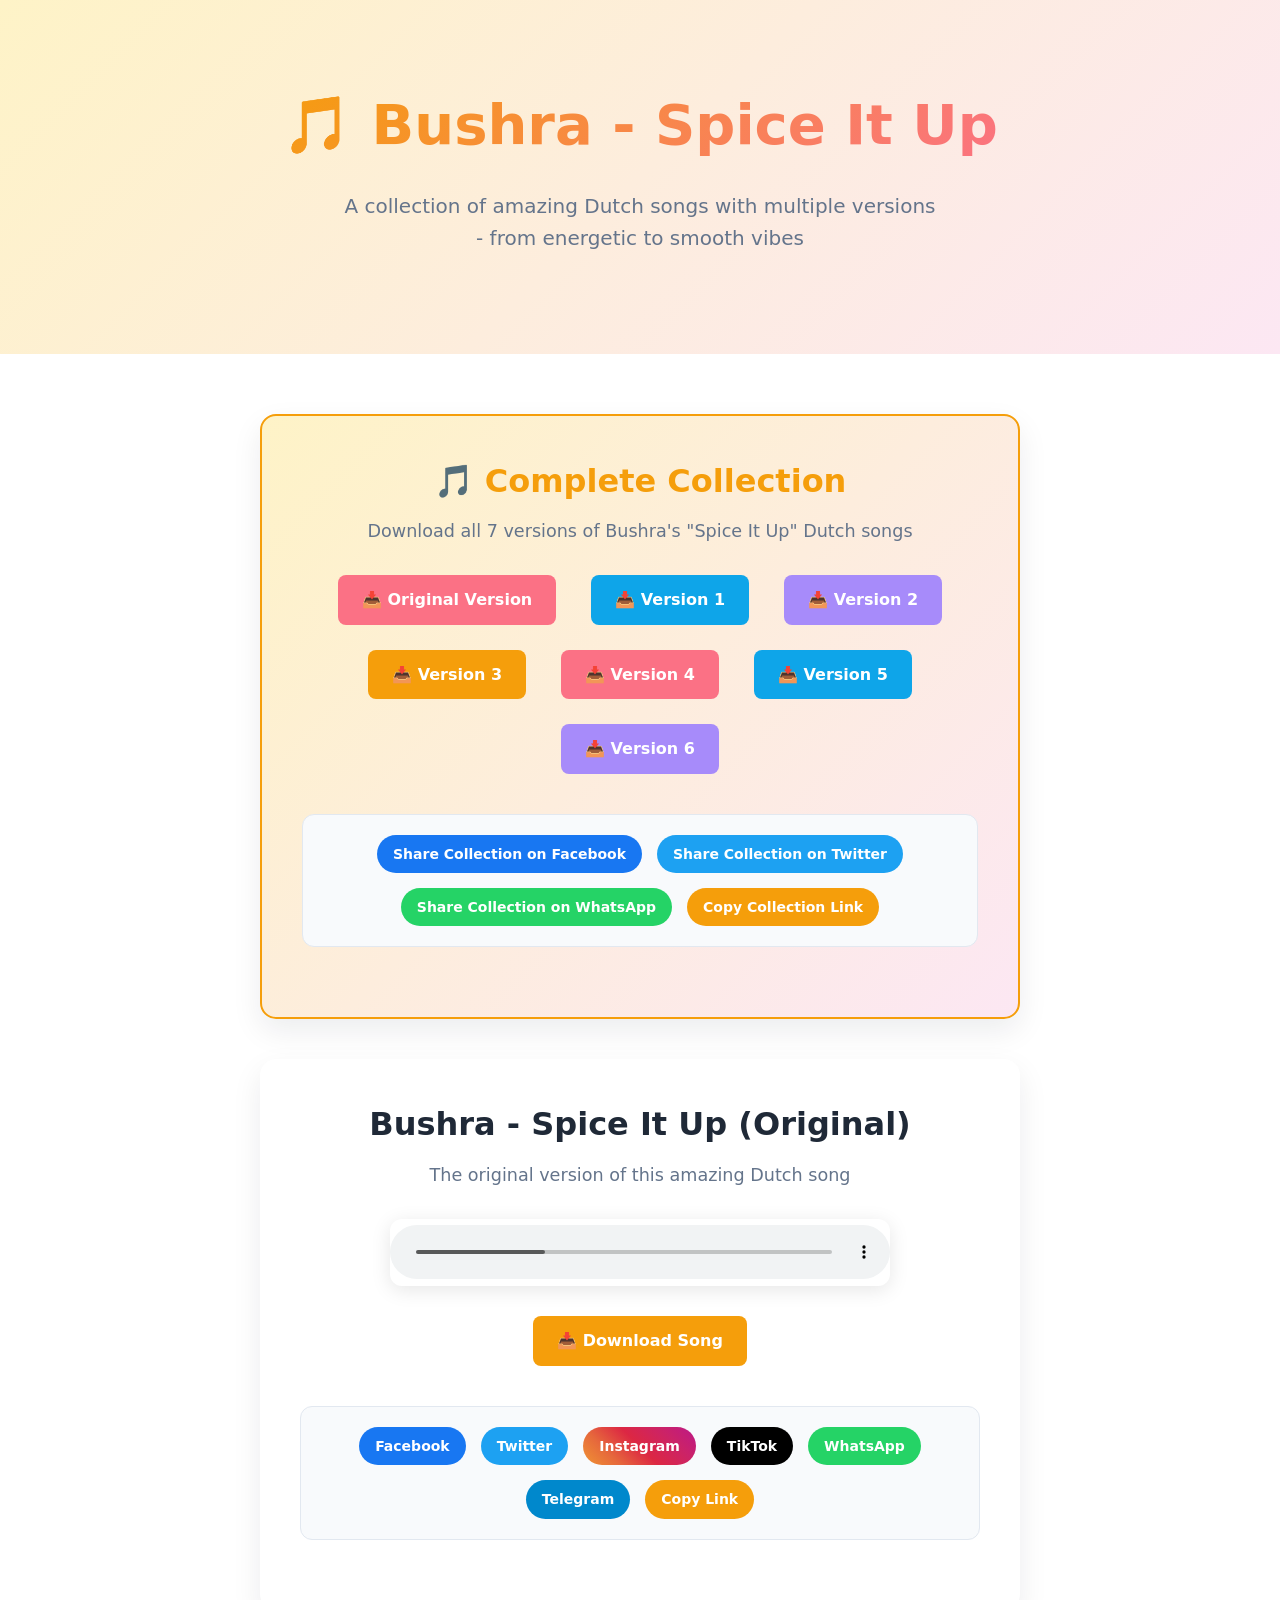
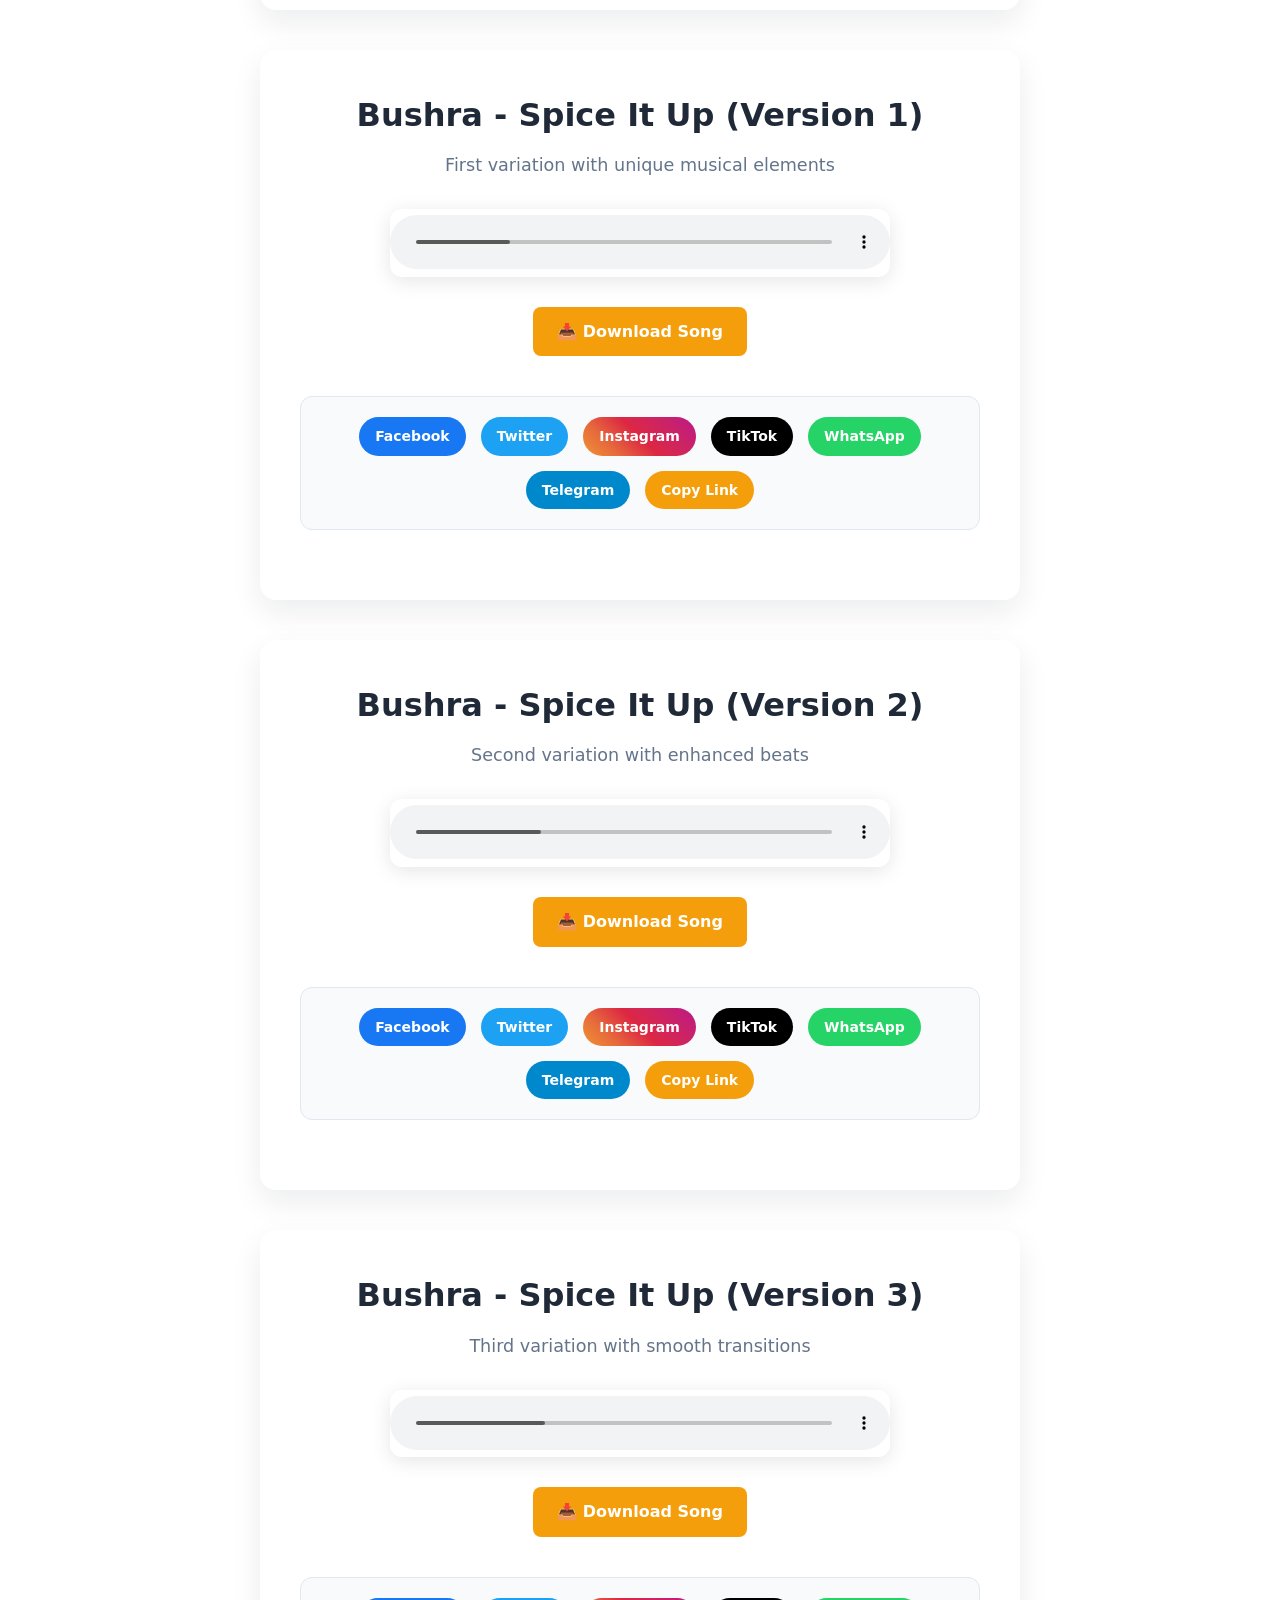
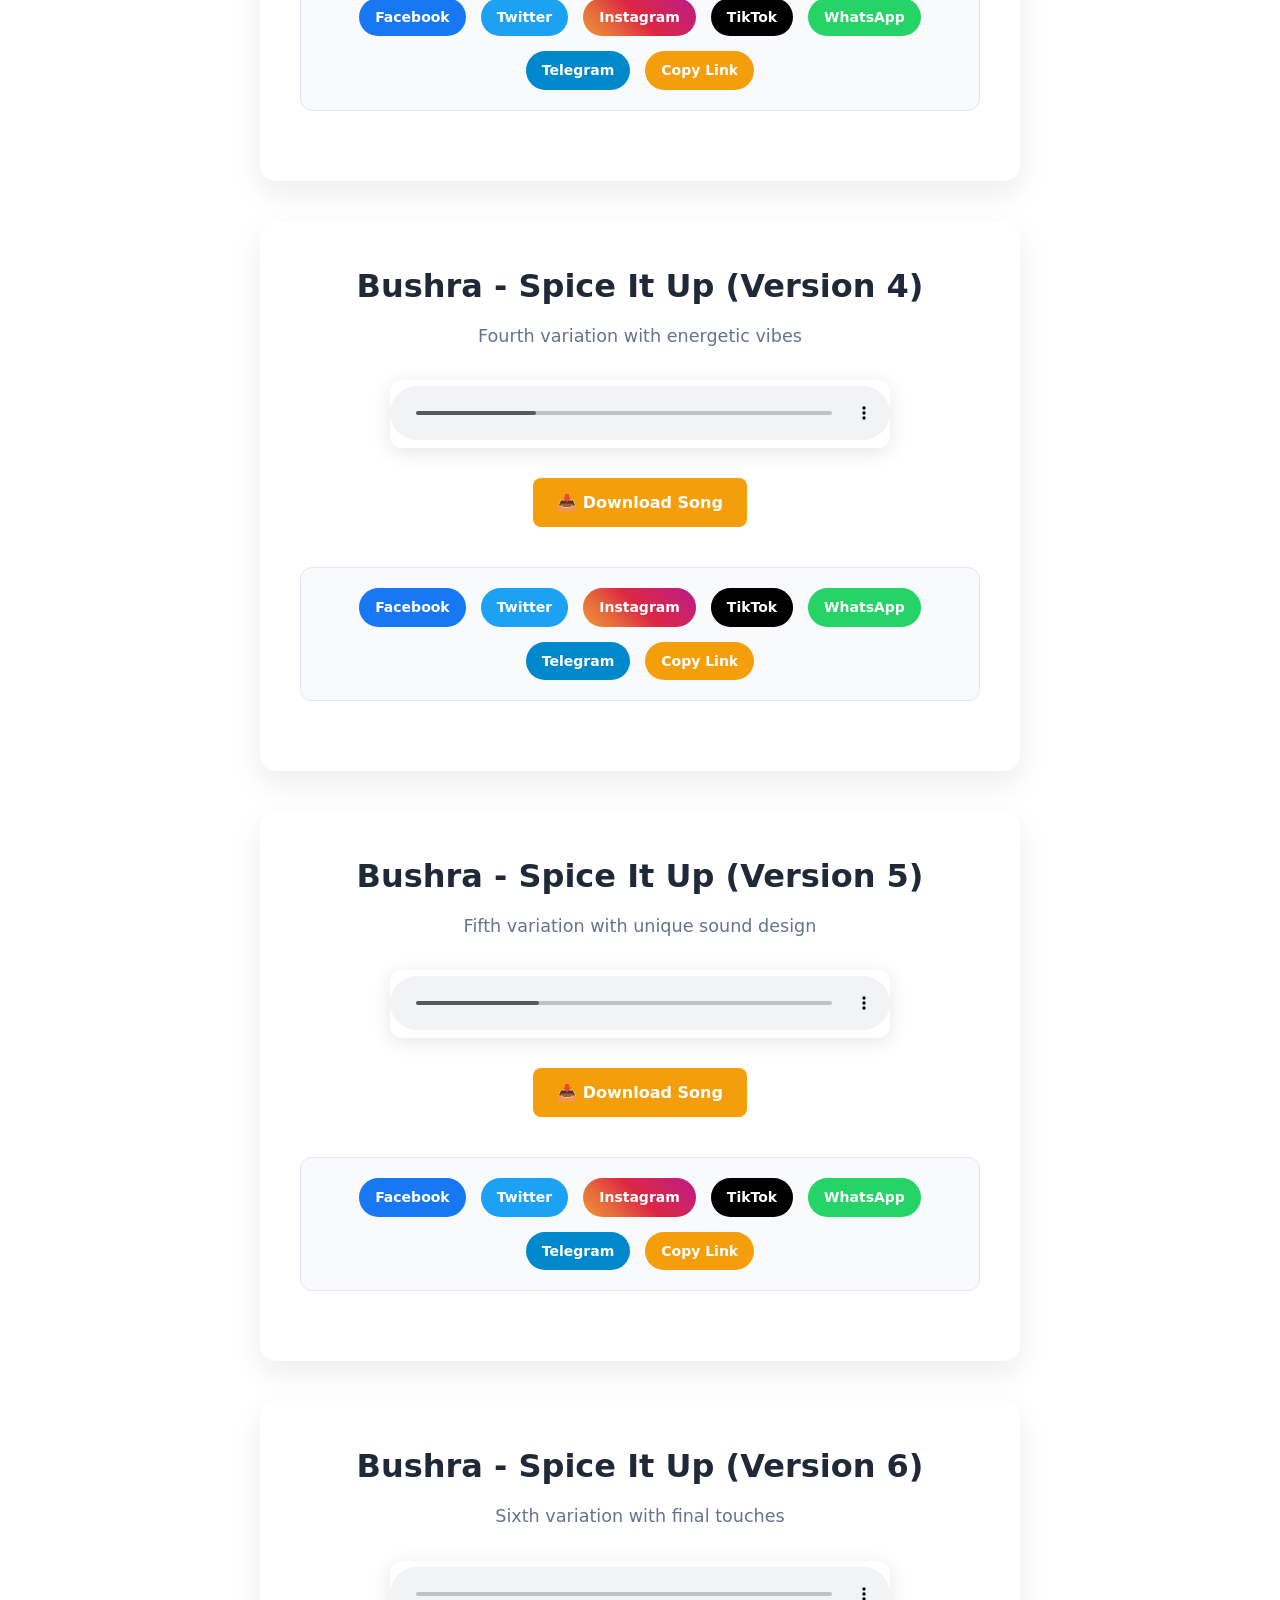
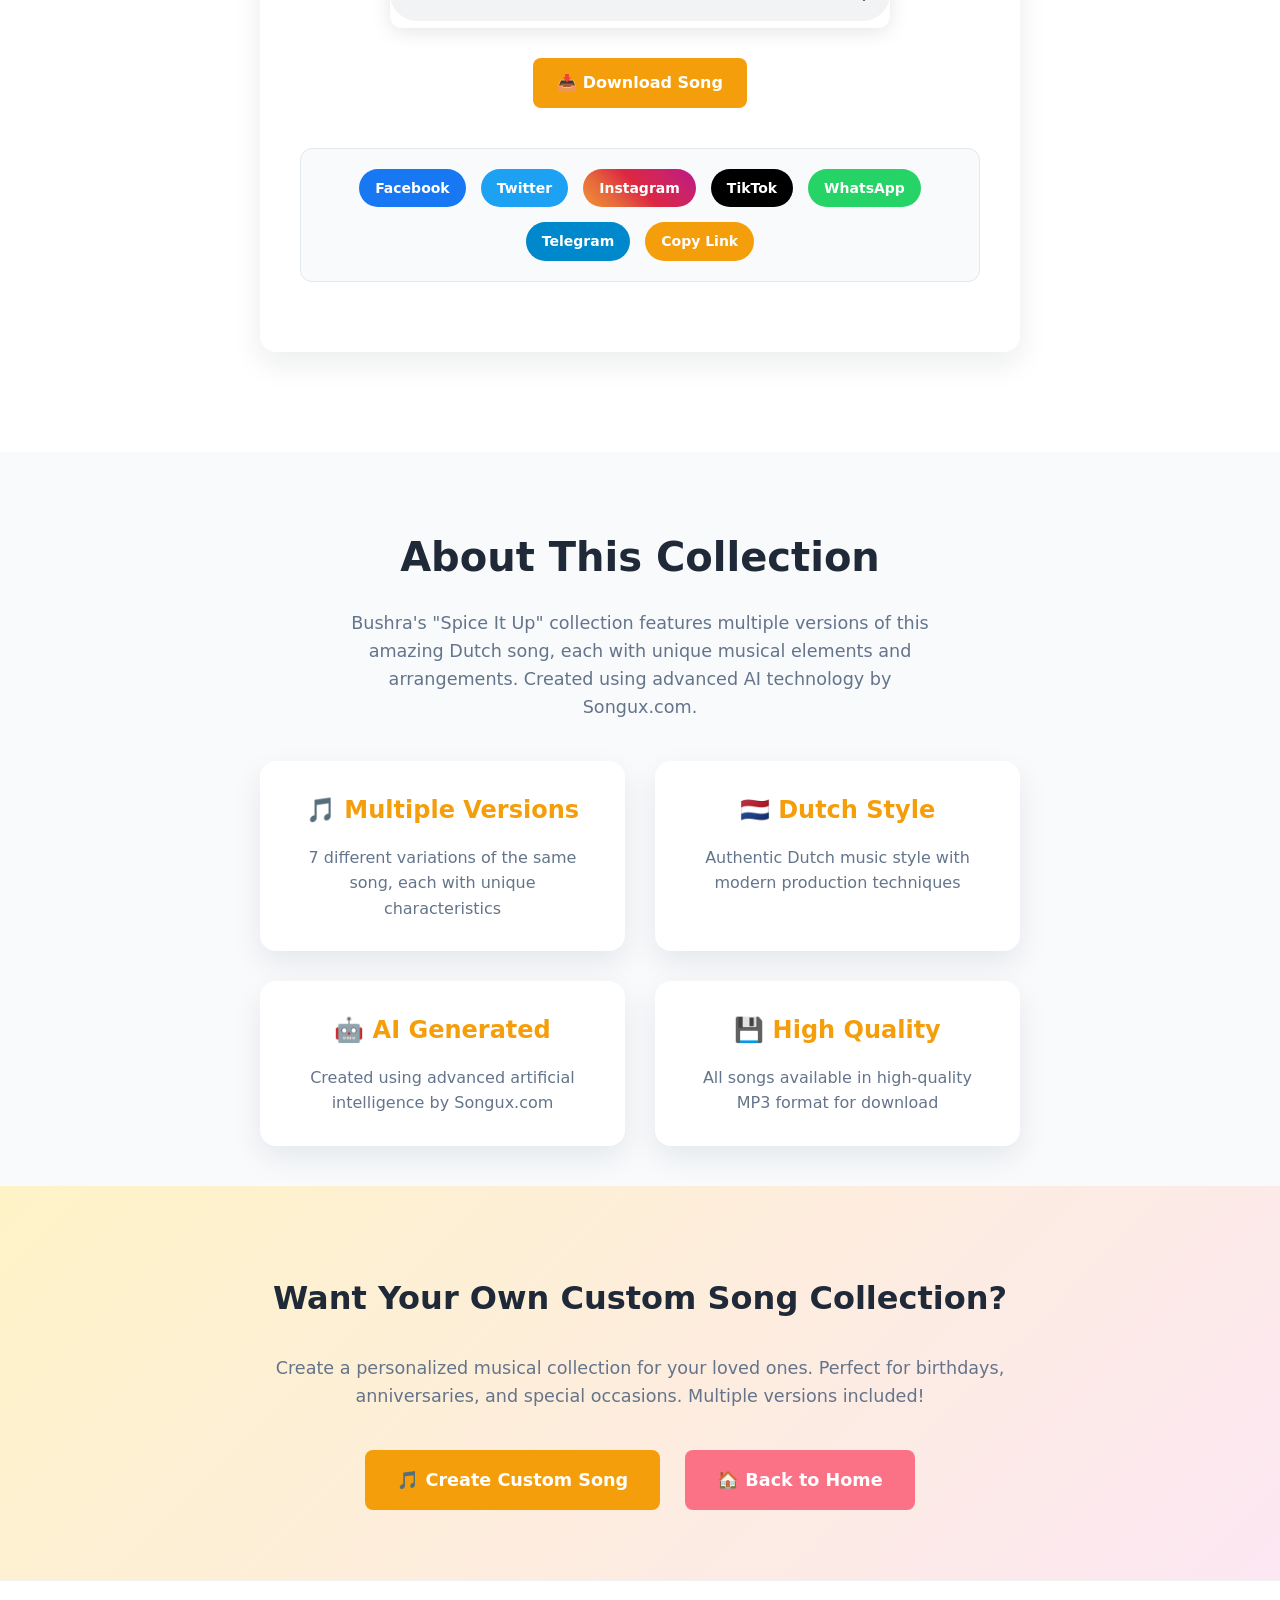
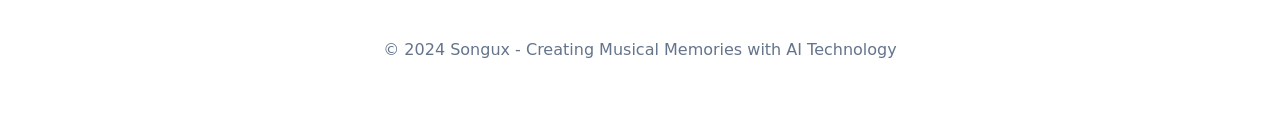
<file: Bushra-spice-it-up.html>
<!DOCTYPE html>
<html lang="en">
<head>
  <script src="google-analytics.js"></script>
  
  <!-- Essentials -->
  <meta charset="utf-8" />
  <meta name="viewport" content="width=device-width, initial-scale=1" />
  <title>Bushra - Spice It Up Dutch Songs | Custom AI Music | Songux</title>
  <meta name="description" content="Listen to Bushra's amazing 'Spice It Up' Dutch songs collection. Custom AI-generated music with multiple versions - from energetic to smooth vibes. Created by Songux.com" />
  <link rel="canonical" href="https://songux.com/Bushra-spice-it-up.html" />
  <meta name="theme-color" content="#ffffff" />
  <!-- Favicon -->
  <link rel="icon" href="data:image/svg+xml,%3Csvg xmlns='http://www.w3.org/2000/svg' viewBox='0 0 64 64'%3E%3Ccircle cx='32' cy='32' r='30' fill='%23f59e0b'/%3E%3Ctext x='32' y='40' font-size='32' text-anchor='middle' fill='%23fff'%3E♪%3C/text%3E%3C/svg%3E" />

  <!-- Open Graph / Twitter -->
  <meta property="og:title" content="Bushra - Spice It Up Dutch Songs | Custom AI Music | Songux" />
  <meta property="og:description" content="Listen to Bushra's amazing 'Spice It Up' Dutch songs collection. Custom AI-generated music with multiple versions - from energetic to smooth vibes. Created by Songux.com" />
  <meta property="og:type" content="website" />
  <meta property="og:url" content="https://songux.com/Bushra-spice-it-up.html" />
  <meta property="og:image" content="data:image/svg+xml,%3Csvg xmlns='http://www.w3.org/2000/svg' width='1200' height='630' viewBox='0 0 1200 630'%3E%3Cdefs%3E%3ClinearGradient id='g' x1='0' x2='1'%3E%3Cstop stop-color='%23ffb703'/%3E%3Cstop offset='1' stop-color='%23fb7185'/%3E%3C/linearGradient%3E%3C/defs%3E%3Crect fill='%23ffffff' width='1200' height='630'/%3E%3Ccircle cx='150' cy='120' r='12' fill='%23a78bfa'/%3E%3Ccircle cx='1080' cy='520' r='10' fill='%23fb7185'/%3E%3Crect x='70' y='480' width='20' height='20' fill='%23f59e0b'/%3E%3Crect x='980' y='80' width='18' height='18' fill='%230ea5e9'/%3E%3Ctext x='80' y='340' font-family='Segoe UI,Arial,sans-serif' font-size='72' font-weight='700' fill='url(%23g)'%3EBushra Spice It Up%3E/text%3E%3Ctext x='80' y='390' font-family='Segoe UI,Arial,sans-serif' font-size='28' fill='%23333'%3EDutch Songs Collection%3E/text%3E%3C/svg%3E" />
  <meta name="twitter:card" content="summary_large_image" />

  <!-- Styles -->
  <style>
    :root{
      --bg:#ffffff;
      --text:#1f2937;
      --muted:#64748b;
      --brand:#f59e0b;
      --brand-2:#fb7185;
      --brand-3:#0ea5e9;
      --accent:#a78bfa;
      --ring: rgba(15, 23, 42, .06);
      --card:#ffffff;
      --shadow: 0 12px 30px rgba(17, 24, 39, .08);
      --radius: 16px;
      --maxw: 800px;
    }
    *{box-sizing:border-box}
    html,body{margin:0}
    body{
      font-family: ui-sans-serif, system-ui, -apple-system, Segoe UI, Roboto, Arial, "Apple Color Emoji", "Segoe UI Emoji", sans-serif;
      color:var(--text);
      background: var(--bg);
      line-height:1.6;
      -webkit-font-smoothing:antialiased;
      text-rendering:optimizeLegibility;
    }
    img{max-width:100%;height:auto;display:block}
    a{color:inherit;text-decoration:none}
    .container{max-width:var(--maxw);margin:0 auto;padding:0 20px}

    /* Hero section */
    .hero{
      padding: 80px 0 60px;
      background: linear-gradient(135deg, #fef3c7 0%, #fce7f3 100%);
      text-align: center;
    }
    .hero .h1{
      font-size: 3.5rem;
      font-weight: 800;
      margin: 0 0 20px;
      background: linear-gradient(135deg, var(--brand), var(--brand-2));
      -webkit-background-clip: text;
      -webkit-text-fill-color: transparent;
      background-clip: text;
    }
    .hero .sub{
      font-size: 1.25rem;
      color: var(--muted);
      margin: 0 0 40px;
      max-width: 600px;
      margin-left: auto;
      margin-right: auto;
    }

    /* Audio player section */
    .audio-section{
      padding: 60px 0;
      text-align: center;
    }
    .audio-card{
      background: white;
      border-radius: var(--radius);
      padding: 40px;
      box-shadow: var(--shadow);
      margin-bottom: 40px;
    }
    .song-title{
      font-size: 2rem;
      font-weight: 700;
      color: var(--text);
      margin: 0 0 10px;
    }
    .song-subtitle{
      font-size: 1.1rem;
      color: var(--muted);
      margin: 0 0 30px;
    }
    .audio-player{
      width: 100%;
      max-width: 500px;
      margin: 0 auto 30px;
      border-radius: 12px;
      overflow: hidden;
      box-shadow: 0 4px 20px rgba(0,0,0,0.1);
    }
    .audio-player audio{
      width: 100%;
      height: 60px;
    }
    .download-btn{
      display: inline-flex;
      align-items: center;
      gap: 8px;
      background: var(--brand);
      color: white;
      padding: 12px 24px;
      border-radius: 8px;
      font-weight: 600;
      transition: all 0.2s ease;
      text-decoration: none;
      margin: 0 10px 10px;
    }
    .download-btn:hover{
      background: #d97706;
      transform: translateY(-2px);
    }

    /* Social platforms section */
    .social-platforms{
      margin: 30px 0;
      display: flex;
      flex-wrap: wrap;
      justify-content: center;
      gap: 15px;
      background: #f8fafc;
      padding: 20px;
      border-radius: 12px;
      border: 1px solid #e2e8f0;
    }
    .platform{
      padding: 8px 16px;
      border-radius: 20px;
      font-weight: 600;
      font-size: 14px;
      color: white;
      cursor: pointer;
      transition: all 0.2s ease;
      text-decoration: none;
      display: inline-block;
    }
    .platform:hover{
      transform: translateY(-2px);
      box-shadow: 0 4px 15px rgba(0,0,0,0.2);
    }
    .platform.facebook{background: #1877f2;}
    .platform.facebook:hover{background: #166fe5;}
    .platform.twitter{background: #1da1f2;}
    .platform.twitter:hover{background: #1a91da;}
    .platform.instagram{background: linear-gradient(45deg, #f09433 0%,#e6683c 25%,#dc2743 50%,#cc2366 75%,#bc1888 100%);}
    .platform.instagram:hover{opacity: 0.9;}
    .platform.tiktok{background: #000000;}
    .platform.tiktok:hover{background: #333333;}
    .platform.whatsapp{background: #25d366;}
    .platform.whatsapp:hover{background: #128c7e;}
    .platform.telegram{background: #0088cc;}
    .platform.telegram:hover{background: #006699;}
    .platform.copy{background: var(--brand);}
    .platform.copy:hover{background: #d97706;}

    /* Info section */
    .info-section{
      padding: 40px 0;
      background: #f8fafc;
    }
    .info-grid{
      display: grid;
      grid-template-columns: repeat(auto-fit, minmax(250px, 1fr));
      gap: 30px;
      margin-top: 40px;
    }
    .info-card{
      background: white;
      padding: 30px;
      border-radius: var(--radius);
      text-align: center;
      box-shadow: var(--shadow);
    }
    .info-card h3{
      color: var(--brand);
      margin: 0 0 15px;
      font-size: 1.5rem;
    }
    .info-card p{
      color: var(--muted);
      margin: 0;
    }

    /* CTA section */
    .cta-section{
      padding: 60px 0;
      text-align: center;
      background: linear-gradient(135deg, #fef3c7 0%, #fce7f3 100%);
    }
    .cta-btn{
      display: inline-block;
      background: var(--brand);
      color: white;
      padding: 16px 32px;
      border-radius: 8px;
      font-weight: 600;
      font-size: 1.1rem;
      transition: all 0.2s ease;
      text-decoration: none;
      margin: 0 10px 10px;
    }
    .cta-btn:hover{
      background: #d97706;
      transform: translateY(-2px);
    }
    .cta-btn.secondary{
      background: var(--brand-2);
    }
    .cta-btn.secondary:hover{
      background: #e11d48;
    }

    /* Footer */
    footer{
      padding: 40px 0;
      color: var(--muted);
      border-top: 1px solid var(--ring);
      background: white;
      text-align: center;
    }

    /* Mobile responsiveness */
    @media (max-width: 768px) {
      .hero .h1{
        font-size: 2.5rem;
      }
      .hero .sub{
        font-size: 1.1rem;
      }
      .audio-card{
        padding: 30px 20px;
      }
      .song-title{
        font-size: 1.5rem;
      }
      .info-grid{
        grid-template-columns: 1fr;
        gap: 20px;
      }
      .cta-btn{
        display: block;
        margin: 10px auto;
        max-width: 250px;
      }
      .social-platforms{
        flex-direction: column;
        align-items: center;
      }
      .platform{
        width: 100%;
        max-width: 200px;
        justify-content: center;
      }
    }
  </style>
</head>
<body>
  <!-- Hero Section -->
  <section class="hero">
    <div class="container">
      <h1 class="h1">🎵 Bushra - Spice It Up</h1>
      <p class="sub">A collection of amazing Dutch songs with multiple versions - from energetic to smooth vibes</p>
    </div>
  </section>

  <!-- Audio Player Section -->
  <section class="audio-section">
    <div class="container">
      <!-- Bulk Download Section -->
      <div class="audio-card" style="background: linear-gradient(135deg, #fef3c7 0%, #fce7f3 100%); border: 2px solid var(--brand);">
        <h2 class="song-title" style="color: var(--brand);">🎵 Complete Collection</h2>
        <p class="song-subtitle">Download all 7 versions of Bushra's "Spice It Up" Dutch songs</p>
        
        <div style="display: flex; flex-wrap: wrap; justify-content: center; gap: 15px; margin: 20px 0;">
          <a href="assets/Gift_Songs/BUSHRA SPICE IT UP - DUTCH SONGS/Bushra - Spice It Up.mp3" download class="download-btn" style="background: var(--brand-2);">
            📥 Original Version
          </a>
          <a href="assets/Gift_Songs/BUSHRA SPICE IT UP - DUTCH SONGS/Bushra - Spice It Up (1).mp3" download class="download-btn" style="background: var(--brand-3);">
            📥 Version 1
          </a>
          <a href="assets/Gift_Songs/BUSHRA SPICE IT UP - DUTCH SONGS/Bushra - Spice It Up (2).mp3" download class="download-btn" style="background: var(--accent);">
            📥 Version 2
          </a>
          <a href="assets/Gift_Songs/BUSHRA SPICE IT UP - DUTCH SONGS/Bushra - Spice It Up (3).mp3" download class="download-btn" style="background: var(--brand);">
            📥 Version 3
          </a>
          <a href="assets/Gift_Songs/BUSHRA SPICE IT UP - DUTCH SONGS/Bushra - Spice It Up (4).mp3" download class="download-btn" style="background: var(--brand-2);">
            📥 Version 4
          </a>
          <a href="assets/Gift_Songs/BUSHRA SPICE IT UP - DUTCH SONGS/Bushra - Spice It Up (5).mp3" download class="download-btn" style="background: var(--brand-3);">
            📥 Version 5
          </a>
          <a href="assets/Gift_Songs/BUSHRA SPICE IT UP - DUTCH SONGS/Bushra - Spice It Up (6).mp3" download class="download-btn" style="background: var(--accent);">
            📥 Version 6
          </a>
        </div>

        <div class="social-platforms">
          <a href="#" onclick="shareOnFacebook('Bushra - Spice It Up Complete Collection', 'Check out Bushra\'s complete Spice It Up Dutch songs collection! 7 amazing versions created with AI by Songux.com')" class="platform facebook">Share Collection on Facebook</a>
          <a href="#" onclick="shareOnTwitter('Bushra - Spice It Up Complete Collection', 'Check out Bushra\'s complete Spice It Up Dutch songs collection! 7 amazing versions created with AI by Songux.com')" class="platform twitter">Share Collection on Twitter</a>
          <a href="#" onclick="shareOnWhatsApp('Bushra - Spice It Up Complete Collection', 'Check out Bushra\'s complete Spice It Up Dutch songs collection! 7 amazing versions created with AI by Songux.com')" class="platform whatsapp">Share Collection on WhatsApp</a>
          <a href="#" onclick="copyToClipboard(window.location.href)" class="platform copy">Copy Collection Link</a>
        </div>
      </div>

      <!-- Song 1 -->
      <div class="audio-card">
        <h2 class="song-title">Bushra - Spice It Up (Original)</h2>
        <p class="song-subtitle">The original version of this amazing Dutch song</p>
        
        <div class="audio-player">
          <audio controls>
            <source src="assets/Gift_Songs/BUSHRA SPICE IT UP - DUTCH SONGS/Bushra - Spice It Up.mp3" type="audio/mpeg">
            Your browser does not support the audio element.
          </audio>
        </div>
        
        <a href="assets/Gift_Songs/BUSHRA SPICE IT UP - DUTCH SONGS/Bushra - Spice It Up.mp3" download class="download-btn">
          📥 Download Song
        </a>

                 <div class="social-platforms">
           <a href="#" onclick="shareOnFacebook('Bushra - Spice It Up (Original)', 'Check out this amazing Dutch song by Bushra! Created with AI by Songux.com')" class="platform facebook">Facebook</a>
           <a href="#" onclick="shareOnTwitter('Bushra - Spice It Up (Original)', 'Check out this amazing Dutch song by Bushra! Created with AI by Songux.com')" class="platform twitter">Twitter</a>
           <a href="#" onclick="shareOnInstagram('Bushra - Spice It Up (Original)', 'Check out this amazing Dutch song by Bushra! Created with AI by Songux.com')" class="platform instagram">Instagram</a>
           <a href="#" onclick="shareOnTikTok('Bushra - Spice It Up (Original)', 'Check out this amazing Dutch song by Bushra! Created with AI by Songux.com')" class="platform tiktok">TikTok</a>
           <a href="#" onclick="shareOnWhatsApp('Bushra - Spice It Up (Original)', 'Check out this amazing Dutch song by Bushra! Created with AI by Songux.com')" class="platform whatsapp">WhatsApp</a>
           <a href="#" onclick="shareOnTelegram('Bushra - Spice It Up (Original)', 'Check out this amazing Dutch song by Bushra! Created with AI by Songux.com')" class="platform telegram">Telegram</a>
           <a href="#" onclick="copyToClipboard(window.location.href)" class="platform copy">Copy Link</a>
         </div>
      </div>

      <!-- Song 2 -->
      <div class="audio-card">
        <h2 class="song-title">Bushra - Spice It Up (Version 1)</h2>
        <p class="song-subtitle">First variation with unique musical elements</p>
        
        <div class="audio-player">
          <audio controls>
            <source src="assets/Gift_Songs/BUSHRA SPICE IT UP - DUTCH SONGS/Bushra - Spice It Up (1).mp3" type="audio/mpeg">
            Your browser does not support the audio element.
          </audio>
        </div>
        
        <a href="assets/Gift_Songs/BUSHRA SPICE IT UP - DUTCH SONGS/Bushra - Spice It Up (1).mp3" download class="download-btn">
          📥 Download Song
        </a>

                 <div class="social-platforms">
           <a href="#" onclick="shareOnFacebook('Bushra - Spice It Up (Version 1)', 'Listen to Version 1 of Bushra\'s amazing Dutch song! Created with AI by Songux.com')" class="platform facebook">Facebook</a>
           <a href="#" onclick="shareOnTwitter('Bushra - Spice It Up (Version 1)', 'Listen to Version 1 of Bushra\'s amazing Dutch song! Created with AI by Songux.com')" class="platform twitter">Twitter</a>
           <a href="#" onclick="shareOnInstagram('Bushra - Spice It Up (Version 1)', 'Listen to Version 1 of Bushra\'s amazing Dutch song! Created with AI by Songux.com')" class="platform instagram">Instagram</a>
           <a href="#" onclick="shareOnTikTok('Bushra - Spice It Up (Version 1)', 'Listen to Version 1 of Bushra\'s amazing Dutch song! Created with AI by Songux.com')" class="platform tiktok">TikTok</a>
           <a href="#" onclick="shareOnWhatsApp('Bushra - Spice It Up (Version 1)', 'Listen to Version 1 of Bushra\'s amazing Dutch song! Created with AI by Songux.com')" class="platform whatsapp">WhatsApp</a>
           <a href="#" onclick="shareOnTelegram('Bushra - Spice It Up (Version 1)', 'Listen to Version 1 of Bushra\'s amazing Dutch song! Created with AI by Songux.com')" class="platform telegram">Telegram</a>
           <a href="#" onclick="copyToClipboard(window.location.href)" class="platform copy">Copy Link</a>
         </div>
      </div>

      <!-- Song 3 -->
      <div class="audio-card">
        <h2 class="song-title">Bushra - Spice It Up (Version 2)</h2>
        <p class="song-subtitle">Second variation with enhanced beats</p>
        
        <div class="audio-player">
          <audio controls>
            <source src="assets/Gift_Songs/BUSHRA SPICE IT UP - DUTCH SONGS/Bushra - Spice It Up (2).mp3" type="audio/mpeg">
            Your browser does not support the audio element.
          </audio>
        </div>
        
        <a href="assets/Gift_Songs/BUSHRA SPICE IT UP - DUTCH SONGS/Bushra - Spice It Up (2).mp3" download class="download-btn">
          📥 Download Song
        </a>

                 <div class="social-platforms">
           <a href="#" onclick="shareOnFacebook('Bushra - Spice It Up (Version 2)', 'Version 2 of Bushra\'s Dutch song with enhanced beats! Created with AI by Songux.com')" class="platform facebook">Facebook</a>
           <a href="#" onclick="shareOnTwitter('Bushra - Spice It Up (Version 2)', 'Version 2 of Bushra\'s Dutch song with enhanced beats! Created with AI by Songux.com')" class="platform twitter">Twitter</a>
           <a href="#" onclick="shareOnInstagram('Bushra - Spice It Up (Version 2)', 'Version 2 of Bushra\'s Dutch song with enhanced beats! Created with AI by Songux.com')" class="platform instagram">Instagram</a>
           <a href="#" onclick="shareOnTikTok('Bushra - Spice It Up (Version 2)', 'Version 2 of Bushra\'s Dutch song with enhanced beats! Created with AI by Songux.com')" class="platform tiktok">TikTok</a>
           <a href="#" onclick="shareOnWhatsApp('Bushra - Spice It Up (Version 2)', 'Version 2 of Bushra\'s Dutch song with enhanced beats! Created with AI by Songux.com')" class="platform whatsapp">WhatsApp</a>
           <a href="#" onclick="shareOnTelegram('Bushra - Spice It Up (Version 2)', 'Version 2 of Bushra\'s Dutch song with enhanced beats! Created with AI by Songux.com')" class="platform telegram">Telegram</a>
           <a href="#" onclick="copyToClipboard(window.location.href)" class="platform copy">Copy Link</a>
         </div>
      </div>

      <!-- Song 4 -->
      <div class="audio-card">
        <h2 class="song-title">Bushra - Spice It Up (Version 3)</h2>
        <p class="song-subtitle">Third variation with smooth transitions</p>
        
        <div class="audio-player">
          <audio controls>
            <source src="assets/Gift_Songs/BUSHRA SPICE IT UP - DUTCH SONGS/Bushra - Spice It Up (3).mp3" type="audio/mpeg">
            Your browser does not support the audio element.
          </audio>
        </div>
        
        <a href="assets/Gift_Songs/BUSHRA SPICE IT UP - DUTCH SONGS/Bushra - Spice It Up (3).mp3" download class="download-btn">
          📥 Download Song
        </a>

                 <div class="social-platforms">
           <a href="#" onclick="shareOnFacebook('Bushra - Spice It Up (Version 3)', 'Version 3 of Bushra\'s Dutch song with smooth transitions! Created with AI by Songux.com')" class="platform facebook">Facebook</a>
           <a href="#" onclick="shareOnTwitter('Bushra - Spice It Up (Version 3)', 'Version 3 of Bushra\'s Dutch song with smooth transitions! Created with AI by Songux.com')" class="platform twitter">Twitter</a>
           <a href="#" onclick="shareOnInstagram('Bushra - Spice It Up (Version 3)', 'Version 3 of Bushra\'s Dutch song with smooth transitions! Created with AI by Songux.com')" class="platform instagram">Instagram</a>
           <a href="#" onclick="shareOnTikTok('Bushra - Spice It Up (Version 3)', 'Version 3 of Bushra\'s Dutch song with smooth transitions! Created with AI by Songux.com')" class="platform tiktok">TikTok</a>
           <a href="#" onclick="shareOnWhatsApp('Bushra - Spice It Up (Version 3)', 'Version 3 of Bushra\'s Dutch song with smooth transitions! Created with AI by Songux.com')" class="platform whatsapp">WhatsApp</a>
           <a href="#" onclick="shareOnTelegram('Bushra - Spice It Up (Version 3)', 'Version 3 of Bushra\'s Dutch song with smooth transitions! Created with AI by Songux.com')" class="platform telegram">Telegram</a>
           <a href="#" onclick="copyToClipboard(window.location.href)" class="platform copy">Copy Link</a>
         </div>
      </div>

      <!-- Song 5 -->
      <div class="audio-card">
        <h2 class="song-title">Bushra - Spice It Up (Version 4)</h2>
        <p class="song-subtitle">Fourth variation with energetic vibes</p>
        
        <div class="audio-player">
          <audio controls>
            <source src="assets/Gift_Songs/BUSHRA SPICE IT UP - DUTCH SONGS/Bushra - Spice It Up (4).mp3" type="audio/mpeg">
            Your browser does not support the audio element.
          </audio>
        </div>
        
        <a href="assets/Gift_Songs/BUSHRA SPICE IT UP - DUTCH SONGS/Bushra - Spice It Up (4).mp3" download class="download-btn">
          📥 Download Song
        </a>

                 <div class="social-platforms">
           <a href="#" onclick="shareOnFacebook('Bushra - Spice It Up (Version 4)', 'Version 4 of Bushra\'s Dutch song with energetic vibes! Created with AI by Songux.com')" class="platform facebook">Facebook</a>
           <a href="#" onclick="shareOnTwitter('Bushra - Spice It Up (Version 4)', 'Version 4 of Bushra\'s Dutch song with energetic vibes! Created with AI by Songux.com')" class="platform twitter">Twitter</a>
           <a href="#" onclick="shareOnInstagram('Bushra - Spice It Up (Version 4)', 'Version 4 of Bushra\'s Dutch song with energetic vibes! Created with AI by Songux.com')" class="platform instagram">Instagram</a>
           <a href="#" onclick="shareOnTikTok('Bushra - Spice It Up (Version 4)', 'Version 4 of Bushra\'s Dutch song with energetic vibes! Created with AI by Songux.com')" class="platform tiktok">TikTok</a>
           <a href="#" onclick="shareOnWhatsApp('Bushra - Spice It Up (Version 4)', 'Version 4 of Bushra\'s Dutch song with energetic vibes! Created with AI by Songux.com')" class="platform whatsapp">WhatsApp</a>
           <a href="#" onclick="shareOnTelegram('Bushra - Spice It Up (Version 4)', 'Version 4 of Bushra\'s Dutch song with energetic vibes! Created with AI by Songux.com')" class="platform telegram">Telegram</a>
           <a href="#" onclick="copyToClipboard(window.location.href)" class="platform copy">Copy Link</a>
         </div>
      </div>

      <!-- Song 6 -->
      <div class="audio-card">
        <h2 class="song-title">Bushra - Spice It Up (Version 5)</h2>
        <p class="song-subtitle">Fifth variation with unique sound design</p>
        
        <div class="audio-player">
          <audio controls>
            <source src="assets/Gift_Songs/BUSHRA SPICE IT UP - DUTCH SONGS/Bushra - Spice It Up (5).mp3" type="audio/mpeg">
            Your browser does not support the audio element.
          </audio>
        </div>
        
        <a href="assets/Gift_Songs/BUSHRA SPICE IT UP - DUTCH SONGS/Bushra - Spice It Up (5).mp3" download class="download-btn">
          📥 Download Song
        </a>

                 <div class="social-platforms">
           <a href="#" onclick="shareOnFacebook('Bushra - Spice It Up (Version 5)', 'Version 5 of Bushra\'s Dutch song with unique sound design! Created with AI by Songux.com')" class="platform facebook">Facebook</a>
           <a href="#" onclick="shareOnTwitter('Bushra - Spice It Up (Version 5)', 'Version 5 of Bushra\'s Dutch song with unique sound design! Created with AI by Songux.com')" class="platform twitter">Twitter</a>
           <a href="#" onclick="shareOnInstagram('Bushra - Spice It Up (Version 5)', 'Version 5 of Bushra\'s Dutch song with unique sound design! Created with AI by Songux.com')" class="platform instagram">Instagram</a>
           <a href="#" onclick="shareOnTikTok('Bushra - Spice It Up (Version 5)', 'Version 5 of Bushra\'s Dutch song with unique sound design! Created with AI by Songux.com')" class="platform tiktok">TikTok</a>
           <a href="#" onclick="shareOnWhatsApp('Bushra - Spice It Up (Version 5)', 'Version 5 of Bushra\'s Dutch song with unique sound design! Created with AI by Songux.com')" class="platform whatsapp">WhatsApp</a>
           <a href="#" onclick="shareOnTelegram('Bushra - Spice It Up (Version 5)', 'Version 5 of Bushra\'s Dutch song with unique sound design! Created with AI by Songux.com')" class="platform telegram">Telegram</a>
           <a href="#" onclick="copyToClipboard(window.location.href)" class="platform copy">Copy Link</a>
         </div>
      </div>

      <!-- Song 7 -->
      <div class="audio-card">
        <h2 class="song-title">Bushra - Spice It Up (Version 6)</h2>
        <p class="song-subtitle">Sixth variation with final touches</p>
        
        <div class="audio-player">
          <audio controls>
            <source src="assets/Gift_Songs/BUSHRA SPICE IT UP - DUTCH SONGS/Bushra - Spice It Up (6).mp3" type="audio/mpeg">
            Your browser does not support the audio element.
          </audio>
        </div>
        
        <a href="assets/Gift_Songs/BUSHRA SPICE IT UP - DUTCH SONGS/Bushra - Spice It Up (6).mp3" download class="download-btn">
          📥 Download Song
        </a>

                 <div class="social-platforms">
           <a href="#" onclick="shareOnFacebook('Bushra - Spice It Up (Version 6)', 'Version 6 of Bushra\'s Dutch song with final touches! Created with AI by Songux.com')" class="platform facebook">Facebook</a>
           <a href="#" onclick="shareOnTwitter('Bushra - Spice It Up (Version 6)', 'Version 6 of Bushra\'s Dutch song with final touches! Created with AI by Songux.com')" class="platform twitter">Twitter</a>
           <a href="#" onclick="shareOnInstagram('Bushra - Spice It Up (Version 6)', 'Version 6 of Bushra\'s Dutch song with final touches! Created with AI by Songux.com')" class="platform instagram">Instagram</a>
           <a href="#" onclick="shareOnTikTok('Bushra - Spice It Up (Version 6)', 'Version 6 of Bushra\'s Dutch song with final touches! Created with AI by Songux.com')" class="platform tiktok">TikTok</a>
           <a href="#" onclick="shareOnWhatsApp('Bushra - Spice It Up (Version 6)', 'Version 6 of Bushra\'s Dutch song with final touches! Created with AI by Songux.com')" class="platform whatsapp">WhatsApp</a>
           <a href="#" onclick="shareOnTelegram('Bushra - Spice It Up (Version 6)', 'Version 6 of Bushra\'s Dutch song with final touches! Created with AI by Songux.com')" class="platform telegram">Telegram</a>
           <a href="#" onclick="copyToClipboard(window.location.href)" class="platform copy">Copy Link</a>
         </div>
      </div>
    </div>
  </section>

  <!-- Info Section -->
  <section class="info-section">
    <div class="container">
      <h2 style="text-align: center; font-size: 2.5rem; margin-bottom: 20px; color: var(--text);">About This Collection</h2>
      <p style="text-align: center; font-size: 1.1rem; margin-bottom: 40px; color: var(--muted); max-width: 600px; margin-left: auto; margin-right: auto;">
        Bushra's "Spice It Up" collection features multiple versions of this amazing Dutch song, each with unique musical elements and arrangements. Created using advanced AI technology by Songux.com.
      </p>
      
      <div class="info-grid">
        <div class="info-card">
          <h3>🎵 Multiple Versions</h3>
          <p>7 different variations of the same song, each with unique characteristics</p>
        </div>
        <div class="info-card">
          <h3>🇳🇱 Dutch Style</h3>
          <p>Authentic Dutch music style with modern production techniques</p>
        </div>
        <div class="info-card">
          <h3>🤖 AI Generated</h3>
          <p>Created using advanced artificial intelligence by Songux.com</p>
        </div>
                 <div class="info-card">
           <h3>💾 High Quality</h3>
           <p>All songs available in high-quality MP3 format for download</p>
         </div>
      </div>
    </div>
  </section>

  <!-- CTA Section -->
  <section class="cta-section">
    <div class="container">
      <h2 style="font-size: 2rem; margin-bottom: 30px; color: var(--text);">Want Your Own Custom Song Collection?</h2>
      <p style="font-size: 1.1rem; margin-bottom: 40px; color: var(--muted);">
        Create a personalized musical collection for your loved ones. Perfect for birthdays, anniversaries, and special occasions. Multiple versions included!
      </p>
      <a href="index.html" class="cta-btn">🎵 Create Custom Song</a>
      <a href="index.html" class="cta-btn secondary">🏠 Back to Home</a>
    </div>
  </section>

  <!-- Footer -->
  <footer>
    <div class="container">
      <p>© 2024 Songux - Creating Musical Memories with AI Technology</p>
    </div>
    </footer>

  <!-- Social Media Sharing JavaScript -->
  <script>
    // Update Open Graph URL to current page location for proper social sharing
    document.addEventListener('DOMContentLoaded', function() {
      const currentUrl = window.location.href;
      const ogUrlMeta = document.querySelector('meta[property="og:url"]');
      if (ogUrlMeta) {
        ogUrlMeta.setAttribute('content', currentUrl);
      }
    });

    function shareOnFacebook(title, description, url) {
      const shareUrl = `https://www.facebook.com/sharer/sharer.php?u=${encodeURIComponent(url || window.location.href)}&quote=${encodeURIComponent(description)}`;
      window.open(shareUrl, '_blank', 'width=600,height=400');
    }

    function shareOnTwitter(title, description, url) {
      const shareUrl = `https://twitter.com/intent/tweet?text=${encodeURIComponent(description)}&url=${encodeURIComponent(url || window.location.href)}`;
      window.open(shareUrl, '_blank', 'width=600,height=400');
    }

    function shareOnInstagram(title, description, url) {
      const currentUrl = url || window.location.href;
      const text = `${description}\n\n${currentUrl}`;
      if (navigator.clipboard) {
        navigator.clipboard.writeText(text).then(() => {
          alert('Text copied to clipboard! You can now paste it in Instagram.');
        });
      } else {
        // Fallback for older browsers
        const textArea = document.createElement('textarea');
        textArea.value = text;
        document.body.appendChild(textArea);
        textArea.select();
        document.execCommand('copy');
        document.body.removeChild(textArea);
        alert('Text copied to clipboard! You can now paste it in Instagram.');
      }
    }

    function shareOnTikTok(title, description, url) {
      const currentUrl = url || window.location.href;
      const text = `${description}\n\n${currentUrl}`;
      if (navigator.clipboard) {
        navigator.clipboard.writeText(text).then(() => {
          alert('Text copied to clipboard! You can now paste it in TikTok.');
        });
      } else {
        // Fallback for older browsers
        const textArea = document.createElement('textarea');
        textArea.value = text;
        document.body.appendChild(textArea);
        textArea.select();
        document.execCommand('copy');
        document.body.removeChild(textArea);
        alert('Text copied to clipboard! You can now paste it in TikTok.');
      }
    }

    // Additional social sharing functions
    function shareOnWhatsApp(title, description, url) {
      const currentUrl = url || window.location.href;
      const text = `${description}\n\n${currentUrl}`;
      const shareUrl = `https://wa.me/?text=${encodeURIComponent(text)}`;
      window.open(shareUrl, '_blank');
    }

    function shareOnTelegram(title, description, url) {
      const currentUrl = url || window.location.href;
      const text = `${description}\n\n${currentUrl}`;
      const shareUrl = `https://t.me/share/url?url=${encodeURIComponent(currentUrl)}&text=${encodeURIComponent(description)}`;
      window.open(shareUrl, '_blank');
    }

    function copyToClipboard(text) {
      if (navigator.clipboard) {
        navigator.clipboard.writeText(text).then(() => {
          showToast('Link copied to clipboard!');
        });
      } else {
        // Fallback for older browsers
        const textArea = document.createElement('textarea');
        textArea.value = text;
        document.body.appendChild(textArea);
        textArea.select();
        document.execCommand('copy');
        document.body.removeChild(textArea);
        showToast('Link copied to clipboard!');
      }
    }

    function showToast(message) {
      // Create toast notification
      const toast = document.createElement('div');
      toast.style.cssText = `
        position: fixed;
        top: 20px;
        right: 20px;
        background: var(--brand);
        color: white;
        padding: 12px 20px;
        border-radius: 8px;
        box-shadow: 0 4px 12px rgba(0,0,0,0.15);
        z-index: 1000;
        font-weight: 600;
        transform: translateX(100%);
        transition: transform 0.3s ease;
      `;
      toast.textContent = message;
      document.body.appendChild(toast);
      
      // Animate in
      setTimeout(() => {
        toast.style.transform = 'translateX(0)';
      }, 100);
      
      // Remove after 3 seconds
      setTimeout(() => {
        toast.style.transform = 'translateX(100%)';
        setTimeout(() => {
          document.body.removeChild(toast);
        }, 300);
      }, 3000);
    }
  </script>

  </body>
  </html>
</file>
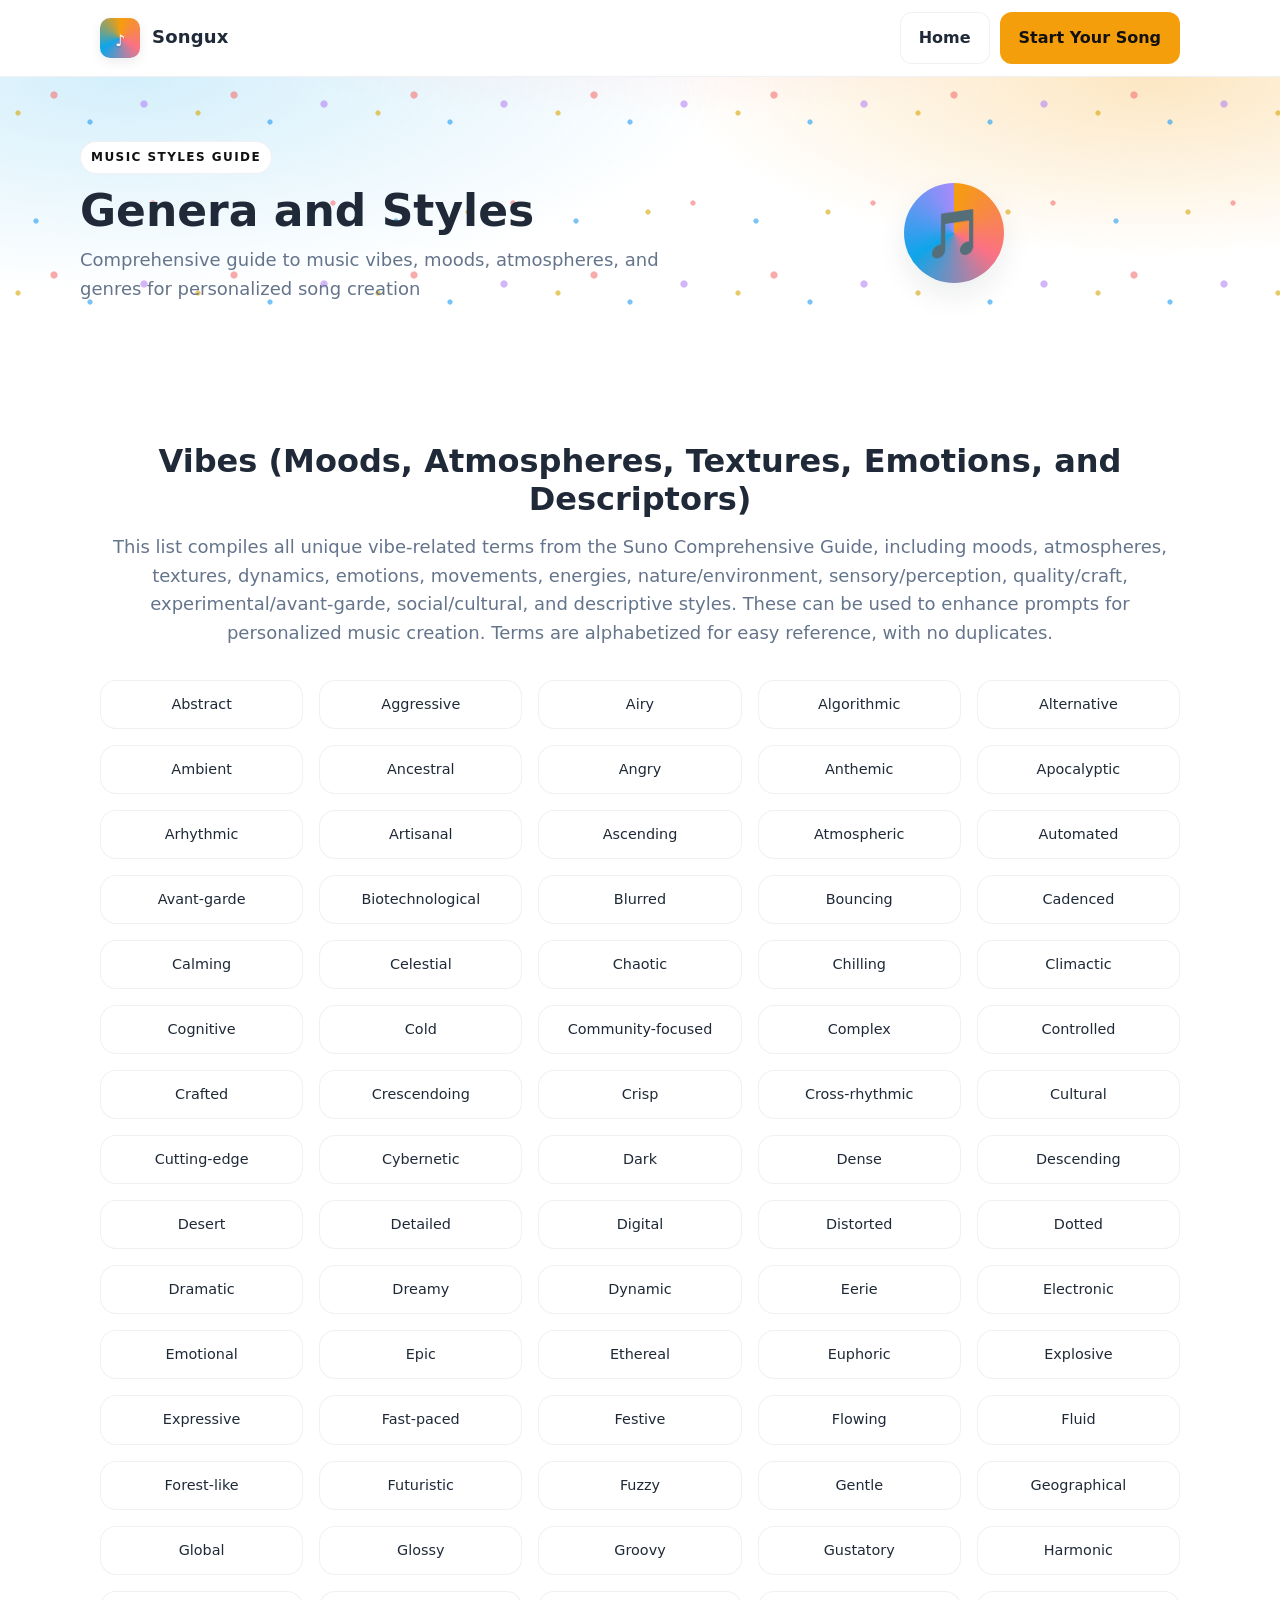
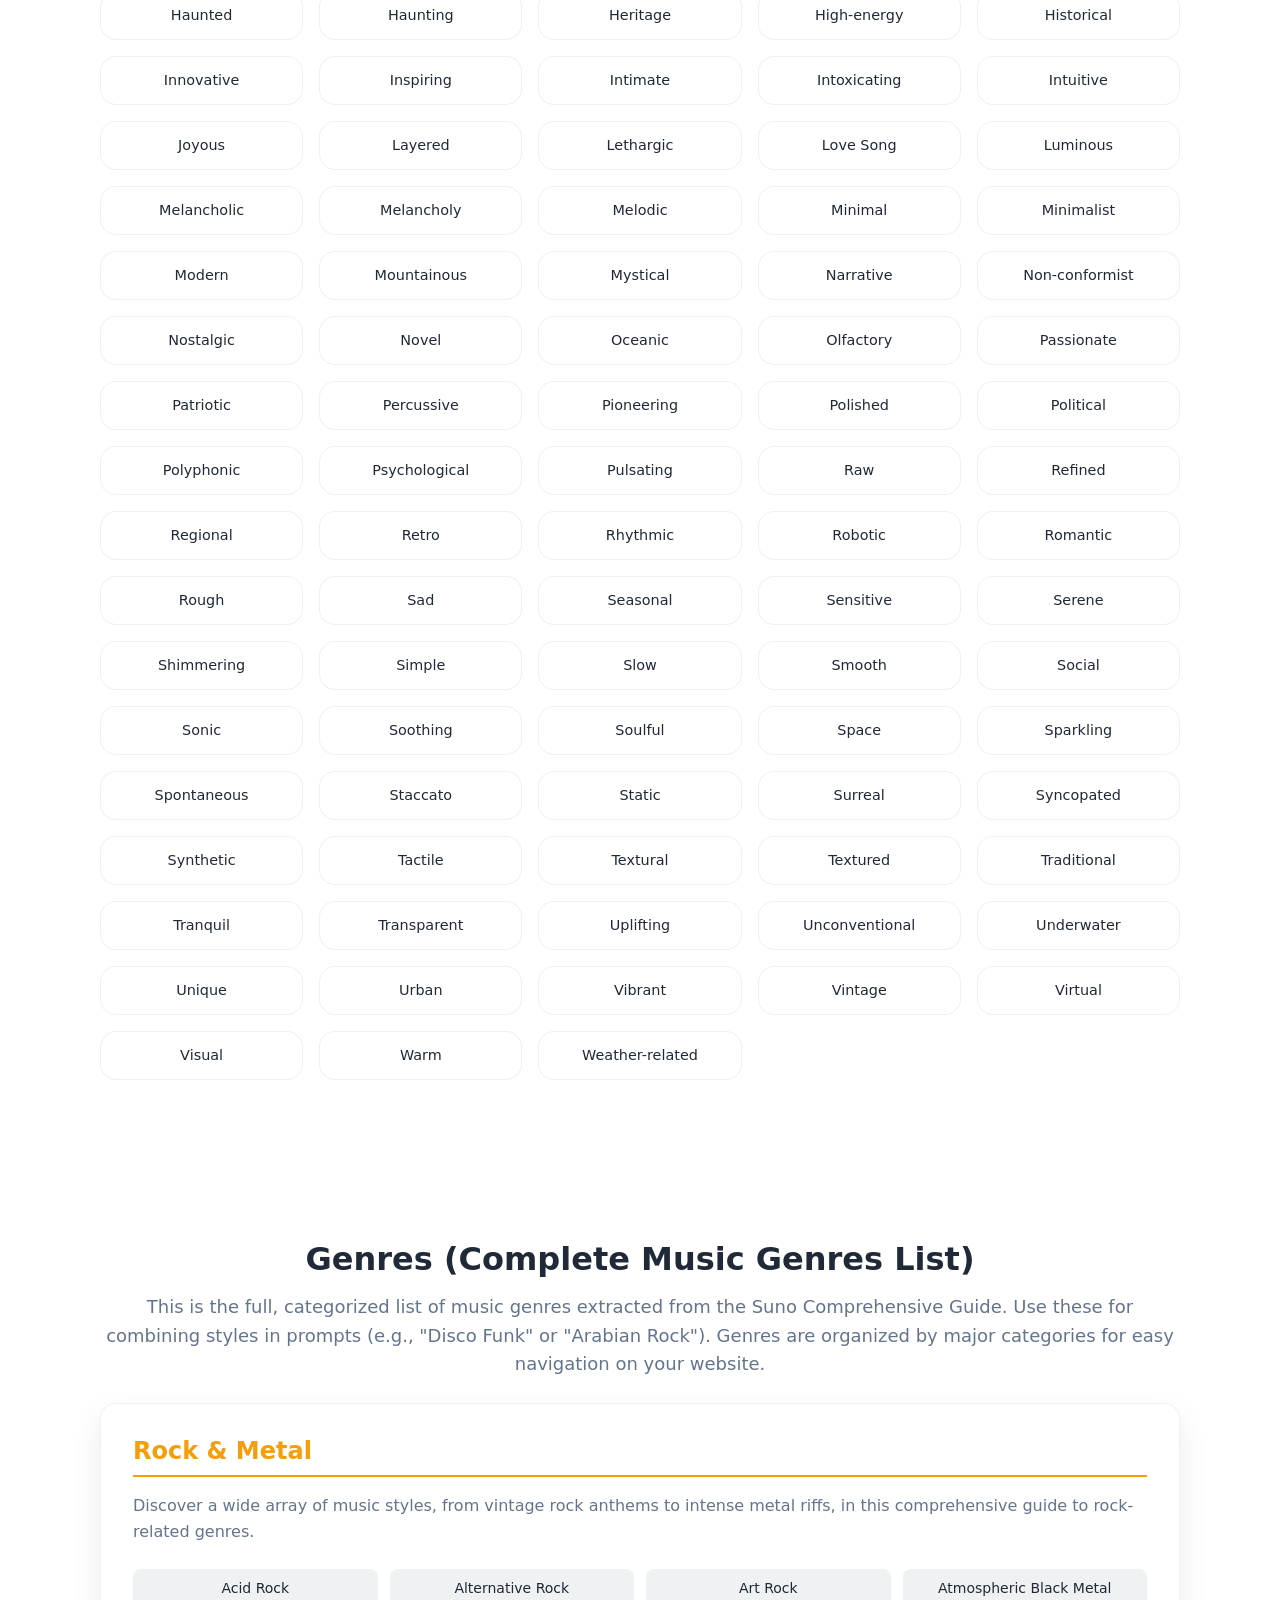
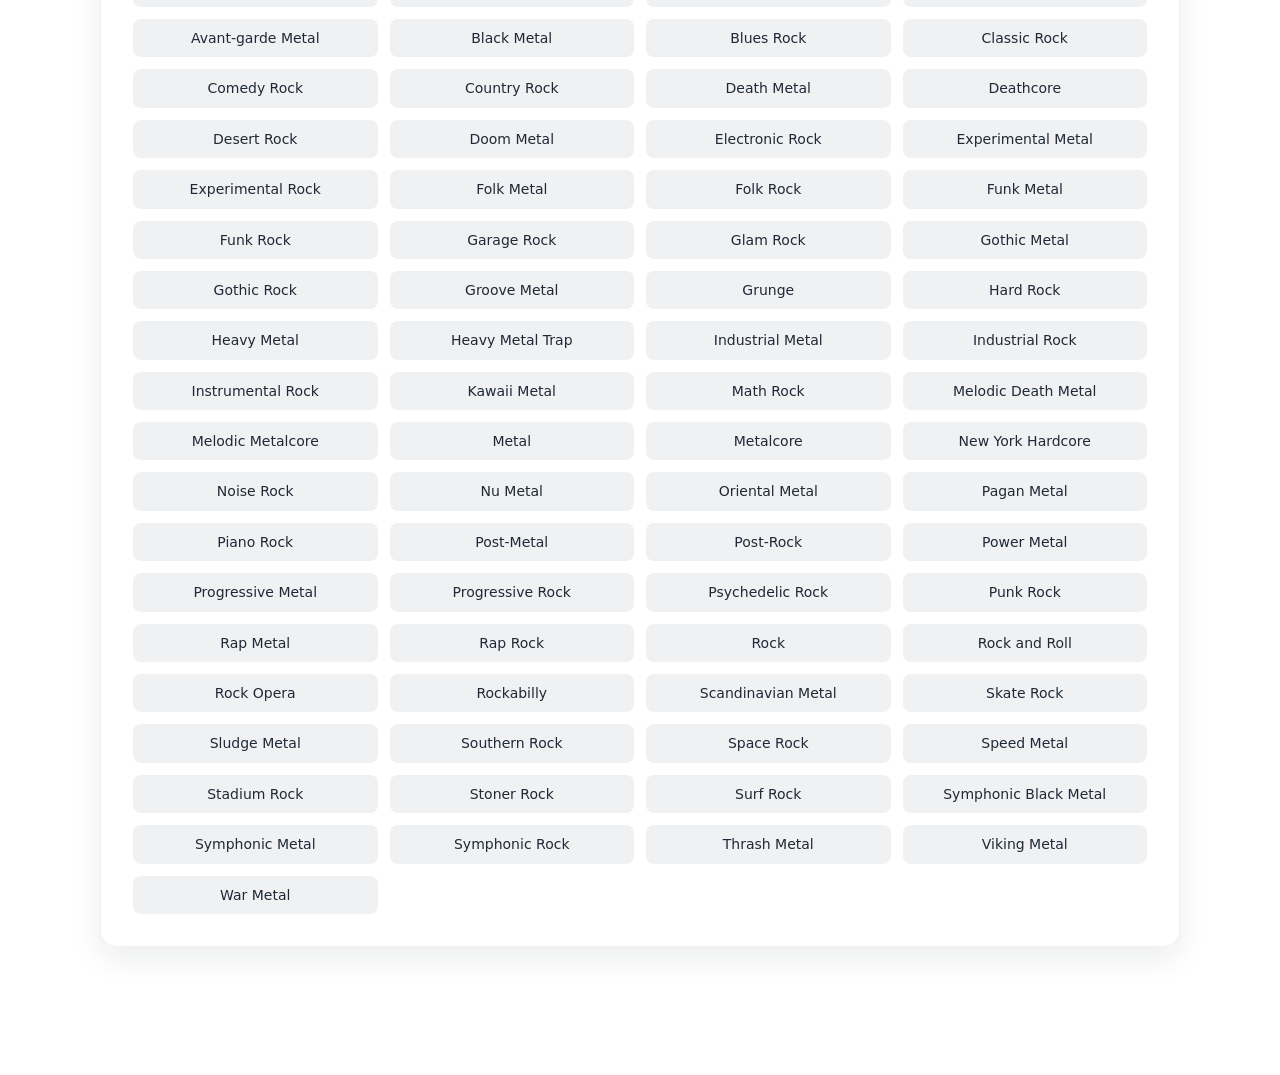
<file: genera-and-styles.html>
<!DOCTYPE html>
<html lang="en">
<head>
  <script src="google-analytics.js"></script>
  <meta charset="utf-8" />
  <meta name="viewport" content="width=device-width, initial-scale=1" />
  <title>Genera and Styles | Songux</title>
  <meta name="description" content="Explore our comprehensive guide to music vibes, moods, atmospheres, and genres. Find the perfect style for your custom song creation." />
  <link rel="canonical" href="https://songux.com/genera-and-styles.html" />
  <meta name="theme-color" content="#ffffff" />
  <link rel="icon" href="data:image/svg+xml,%3Csvg xmlns='http://www.w3.org/2000/svg' viewBox='0 0 64 64'%3E%3Ccircle cx='32' cy='32' r='30' fill='%23f59e0b'/%3E%3Ctext x='32' y='40' font-size='32' text-anchor='middle' fill='%23fff'%3E♪%3C/text%3E%3C/svg%3E" />
  <meta property="og:title" content="Genera and Styles - Songux" />
  <meta property="og:description" content="Explore our comprehensive guide to music vibes, moods, atmospheres, and genres. Find the perfect style for your custom song creation." />
  <meta property="og:type" content="website" />
  <meta property="og:url" content="https://songux.com/genera-and-styles.html" />
  <meta name="twitter:card" content="summary_large_image" />
  <link rel="stylesheet" href="styles.css">
</head>
<body>
  <nav class="nav" aria-label="Main">
    <div class="container nav-inner">
      <a href="index.html" class="brand" aria-label="Songux home">
        <span class="brand-logo" aria-hidden="true"></span>
        <h1 style="margin:0;font-size:18px;">Songux</h1>
      </a>
      <button class="mobile-menu-toggle" aria-label="Toggle mobile menu">
        <span></span>
        <span></span>
        <span></span>
      </button>
      <div class="nav-actions">
        <a href="index.html" class="btn secondary">Home</a>
        <a href="index.html#pricing" class="btn primary">Start Your Song</a>
      </div>
    </div>
  </nav>

  <header class="hero-wrap">
    <div class="confetti" aria-hidden="true"></div>
    <div class="container hero">
      <div class="hero-grid">
        <div>
          <span class="kicker">Music Styles Guide</span>
          <h1 class="h1">Genera and Styles</h1>
          <p class="sub">Comprehensive guide to music vibes, moods, atmospheres, and genres for personalized song creation</p>
        </div>
        <div style="display: flex; align-items: center; justify-content: center;">
          <div style="width: 100px; height: 100px; background: conic-gradient(from 0deg, var(--brand), var(--brand-2), var(--brand-3), var(--accent)); border-radius: 50%; display: flex; align-items: center; justify-content: center; font-size: 48px; color: white; box-shadow: var(--shadow);">
            🎵
          </div>
        </div>
      </div>
    </div>
  </header>

  <section class="section">
    <div class="container">
      <div class="center">
        <h2>Vibes (Moods, Atmospheres, Textures, Emotions, and Descriptors)</h2>
        <p class="lead">This list compiles all unique vibe-related terms from the Suno Comprehensive Guide, including moods, atmospheres, textures, dynamics, emotions, movements, energies, nature/environment, sensory/perception, quality/craft, experimental/avant-garde, social/cultural, and descriptive styles. These can be used to enhance prompts for personalized music creation. Terms are alphabetized for easy reference, with no duplicates.</p>
      </div>

      <div class="vibes-grid">
        <span class="vibe-item">Abstract</span>
        <span class="vibe-item">Aggressive</span>
        <span class="vibe-item">Airy</span>
        <span class="vibe-item">Algorithmic</span>
        <span class="vibe-item">Alternative</span>
        <span class="vibe-item">Ambient</span>
        <span class="vibe-item">Ancestral</span>
        <span class="vibe-item">Angry</span>
        <span class="vibe-item">Anthemic</span>
        <span class="vibe-item">Apocalyptic</span>
        <span class="vibe-item">Arhythmic</span>
        <span class="vibe-item">Artisanal</span>
        <span class="vibe-item">Ascending</span>
        <span class="vibe-item">Atmospheric</span>
        <span class="vibe-item">Automated</span>
        <span class="vibe-item">Avant-garde</span>
        <span class="vibe-item">Biotechnological</span>
        <span class="vibe-item">Blurred</span>
        <span class="vibe-item">Bouncing</span>
        <span class="vibe-item">Cadenced</span>
        <span class="vibe-item">Calming</span>
        <span class="vibe-item">Celestial</span>
        <span class="vibe-item">Chaotic</span>
        <span class="vibe-item">Chilling</span>
        <span class="vibe-item">Climactic</span>
        <span class="vibe-item">Cognitive</span>
        <span class="vibe-item">Cold</span>
        <span class="vibe-item">Community-focused</span>
        <span class="vibe-item">Complex</span>
        <span class="vibe-item">Controlled</span>
        <span class="vibe-item">Crafted</span>
        <span class="vibe-item">Crescendoing</span>
        <span class="vibe-item">Crisp</span>
        <span class="vibe-item">Cross-rhythmic</span>
        <span class="vibe-item">Cultural</span>
        <span class="vibe-item">Cutting-edge</span>
        <span class="vibe-item">Cybernetic</span>
        <span class="vibe-item">Dark</span>
        <span class="vibe-item">Dense</span>
        <span class="vibe-item">Descending</span>
        <span class="vibe-item">Desert</span>
        <span class="vibe-item">Detailed</span>
        <span class="vibe-item">Digital</span>
        <span class="vibe-item">Distorted</span>
        <span class="vibe-item">Dotted</span>
        <span class="vibe-item">Dramatic</span>
        <span class="vibe-item">Dreamy</span>
        <span class="vibe-item">Dynamic</span>
        <span class="vibe-item">Eerie</span>
        <span class="vibe-item">Electronic</span>
        <span class="vibe-item">Emotional</span>
        <span class="vibe-item">Epic</span>
        <span class="vibe-item">Ethereal</span>
        <span class="vibe-item">Euphoric</span>
        <span class="vibe-item">Explosive</span>
        <span class="vibe-item">Expressive</span>
        <span class="vibe-item">Fast-paced</span>
        <span class="vibe-item">Festive</span>
        <span class="vibe-item">Flowing</span>
        <span class="vibe-item">Fluid</span>
        <span class="vibe-item">Forest-like</span>
        <span class="vibe-item">Futuristic</span>
        <span class="vibe-item">Fuzzy</span>
        <span class="vibe-item">Gentle</span>
        <span class="vibe-item">Geographical</span>
        <span class="vibe-item">Global</span>
        <span class="vibe-item">Glossy</span>
        <span class="vibe-item">Groovy</span>
        <span class="vibe-item">Gustatory</span>
        <span class="vibe-item">Harmonic</span>
        <span class="vibe-item">Haunted</span>
        <span class="vibe-item">Haunting</span>
        <span class="vibe-item">Heritage</span>
        <span class="vibe-item">High-energy</span>
        <span class="vibe-item">Historical</span>
        <span class="vibe-item">Innovative</span>
        <span class="vibe-item">Inspiring</span>
        <span class="vibe-item">Intimate</span>
        <span class="vibe-item">Intoxicating</span>
        <span class="vibe-item">Intuitive</span>
        <span class="vibe-item">Joyous</span>
        <span class="vibe-item">Layered</span>
        <span class="vibe-item">Lethargic</span>
        <span class="vibe-item">Love Song</span>
        <span class="vibe-item">Luminous</span>
        <span class="vibe-item">Melancholic</span>
        <span class="vibe-item">Melancholy</span>
        <span class="vibe-item">Melodic</span>
        <span class="vibe-item">Minimal</span>
        <span class="vibe-item">Minimalist</span>
        <span class="vibe-item">Modern</span>
        <span class="vibe-item">Mountainous</span>
        <span class="vibe-item">Mystical</span>
        <span class="vibe-item">Narrative</span>
        <span class="vibe-item">Non-conformist</span>
        <span class="vibe-item">Nostalgic</span>
        <span class="vibe-item">Novel</span>
        <span class="vibe-item">Oceanic</span>
        <span class="vibe-item">Olfactory</span>
        <span class="vibe-item">Passionate</span>
        <span class="vibe-item">Patriotic</span>
        <span class="vibe-item">Percussive</span>
        <span class="vibe-item">Pioneering</span>
        <span class="vibe-item">Polished</span>
        <span class="vibe-item">Political</span>
        <span class="vibe-item">Polyphonic</span>
        <span class="vibe-item">Psychological</span>
        <span class="vibe-item">Pulsating</span>
        <span class="vibe-item">Raw</span>
        <span class="vibe-item">Refined</span>
        <span class="vibe-item">Regional</span>
        <span class="vibe-item">Retro</span>
        <span class="vibe-item">Rhythmic</span>
        <span class="vibe-item">Robotic</span>
        <span class="vibe-item">Romantic</span>
        <span class="vibe-item">Rough</span>
        <span class="vibe-item">Sad</span>
        <span class="vibe-item">Seasonal</span>
        <span class="vibe-item">Sensitive</span>
        <span class="vibe-item">Serene</span>
        <span class="vibe-item">Shimmering</span>
        <span class="vibe-item">Simple</span>
        <span class="vibe-item">Slow</span>
        <span class="vibe-item">Smooth</span>
        <span class="vibe-item">Social</span>
        <span class="vibe-item">Sonic</span>
        <span class="vibe-item">Soothing</span>
        <span class="vibe-item">Soulful</span>
        <span class="vibe-item">Space</span>
        <span class="vibe-item">Sparkling</span>
        <span class="vibe-item">Spontaneous</span>
        <span class="vibe-item">Staccato</span>
        <span class="vibe-item">Static</span>
        <span class="vibe-item">Surreal</span>
        <span class="vibe-item">Syncopated</span>
        <span class="vibe-item">Synthetic</span>
        <span class="vibe-item">Tactile</span>
        <span class="vibe-item">Textural</span>
        <span class="vibe-item">Textured</span>
        <span class="vibe-item">Traditional</span>
        <span class="vibe-item">Tranquil</span>
        <span class="vibe-item">Transparent</span>
        <span class="vibe-item">Uplifting</span>
        <span class="vibe-item">Unconventional</span>
        <span class="vibe-item">Underwater</span>
        <span class="vibe-item">Unique</span>
        <span class="vibe-item">Urban</span>
        <span class="vibe-item">Vibrant</span>
        <span class="vibe-item">Vintage</span>
        <span class="vibe-item">Virtual</span>
        <span class="vibe-item">Visual</span>
        <span class="vibe-item">Warm</span>
        <span class="vibe-item">Weather-related</span>
      </div>
    </div>
  </section>

  <section class="section">
    <div class="container">
      <div class="center">
        <h2>Genres (Complete Music Genres List)</h2>
        <p class="lead">This is the full, categorized list of music genres extracted from the Suno Comprehensive Guide. Use these for combining styles in prompts (e.g., "Disco Funk" or "Arabian Rock"). Genres are organized by major categories for easy navigation on your website.</p>
      </div>

      <div class="genre-category">
        <h3>Rock & Metal</h3>
        <p>Discover a wide array of music styles, from vintage rock anthems to intense metal riffs, in this comprehensive guide to rock-related genres.</p>
        <div class="genre-list">
          <span class="genre-item">Acid Rock</span>
          <span class="genre-item">Alternative Rock</span>
          <span class="genre-item">Art Rock</span>
          <span class="genre-item">Atmospheric Black Metal</span>
          <span class="genre-item">Avant-garde Metal</span>
          <span class="genre-item">Black Metal</span>
          <span class="genre-item">Blues Rock</span>
          <span class="genre-item">Classic Rock</span>
          <span class="genre-item">Comedy Rock</span>
          <span class="genre-item">Country Rock</span>
          <span class="genre-item">Death Metal</span>
          <span class="genre-item">Deathcore</span>
          <span class="genre-item">Desert Rock</span>
          <span class="genre-item">Doom Metal</span>
          <span class="genre-item">Electronic Rock</span>
          <span class="genre-item">Experimental Metal</span>
          <span class="genre-item">Experimental Rock</span>
          <span class="genre-item">Folk Metal</span>
          <span class="genre-item">Folk Rock</span>
          <span class="genre-item">Funk Metal</span>
          <span class="genre-item">Funk Rock</span>
          <span class="genre-item">Garage Rock</span>
          <span class="genre-item">Glam Rock</span>
          <span class="genre-item">Gothic Metal</span>
          <span class="genre-item">Gothic Rock</span>
          <span class="genre-item">Groove Metal</span>
          <span class="genre-item">Grunge</span>
          <span class="genre-item">Hard Rock</span>
          <span class="genre-item">Heavy Metal</span>
          <span class="genre-item">Heavy Metal Trap</span>
          <span class="genre-item">Industrial Metal</span>
          <span class="genre-item">Industrial Rock</span>
          <span class="genre-item">Instrumental Rock</span>
          <span class="genre-item">Kawaii Metal</span>
          <span class="genre-item">Math Rock</span>
          <span class="genre-item">Melodic Death Metal</span>
          <span class="genre-item">Melodic Metalcore</span>
          <span class="genre-item">Metal</span>
          <span class="genre-item">Metalcore</span>
          <span class="genre-item">New York Hardcore</span>
          <span class="genre-item">Noise Rock</span>
          <span class="genre-item">Nu Metal</span>
          <span class="genre-item">Oriental Metal</span>
          <span class="genre-item">Pagan Metal</span>
          <span class="genre-item">Piano Rock</span>
          <span class="genre-item">Post-Metal</span>
          <span class="genre-item">Post-Rock</span>
          <span class="genre-item">Power Metal</span>
          <span class="genre-item">Progressive Metal</span>
          <span class="genre-item">Progressive Rock</span>
          <span class="genre-item">Psychedelic Rock</span>
          <span class="genre-item">Punk Rock</span>
          <span class="genre-item">Rap Metal</span>
          <span class="genre-item">Rap Rock</span>
          <span class="genre-item">Rock</span>
          <span class="genre-item">Rock and Roll</span>
          <span class="genre-item">Rock Opera</span>
          <span class="genre-item">Rockabilly</span>
          <span class="genre-item">Scandinavian Metal</span>
          <span class="genre-item">Skate Rock</span>
          <span class="genre-item">Sludge Metal</span>
          <span class="genre-item">Southern Rock</span>
          <span class="genre-item">Space Rock</span>
          <span class="genre-item">Speed Metal</span>
          <span class="genre-item">Stadium Rock</span>
          <span class="genre-item">Stoner Rock</span>
          <span class="genre-item">Surf Rock</span>
          <span class="genre-item">Symphonic Black Metal</span>
          <span class="genre-item">Symphonic Metal</span>
          <span class="genre-item">Symphonic Rock</span>
          <span class="genre-item">Thrash Metal</span>
          <span class="genre-item">Viking Metal</span>
          <span class="genre-item">War Metal</span>
        </div>
      </div>
    </div>
  </section>

  <script>
    // Mobile menu toggle
    const mobileMenuToggle = document.querySelector('.mobile-menu-toggle');
    const navActions = document.querySelector('.nav-actions');
    
    if (mobileMenuToggle && navActions) {
      mobileMenuToggle.addEventListener('click', () => {
        navActions.classList.toggle('active');
        mobileMenuToggle.classList.toggle('active');
      });
    }
  </script>
</body>
</html>
</file>
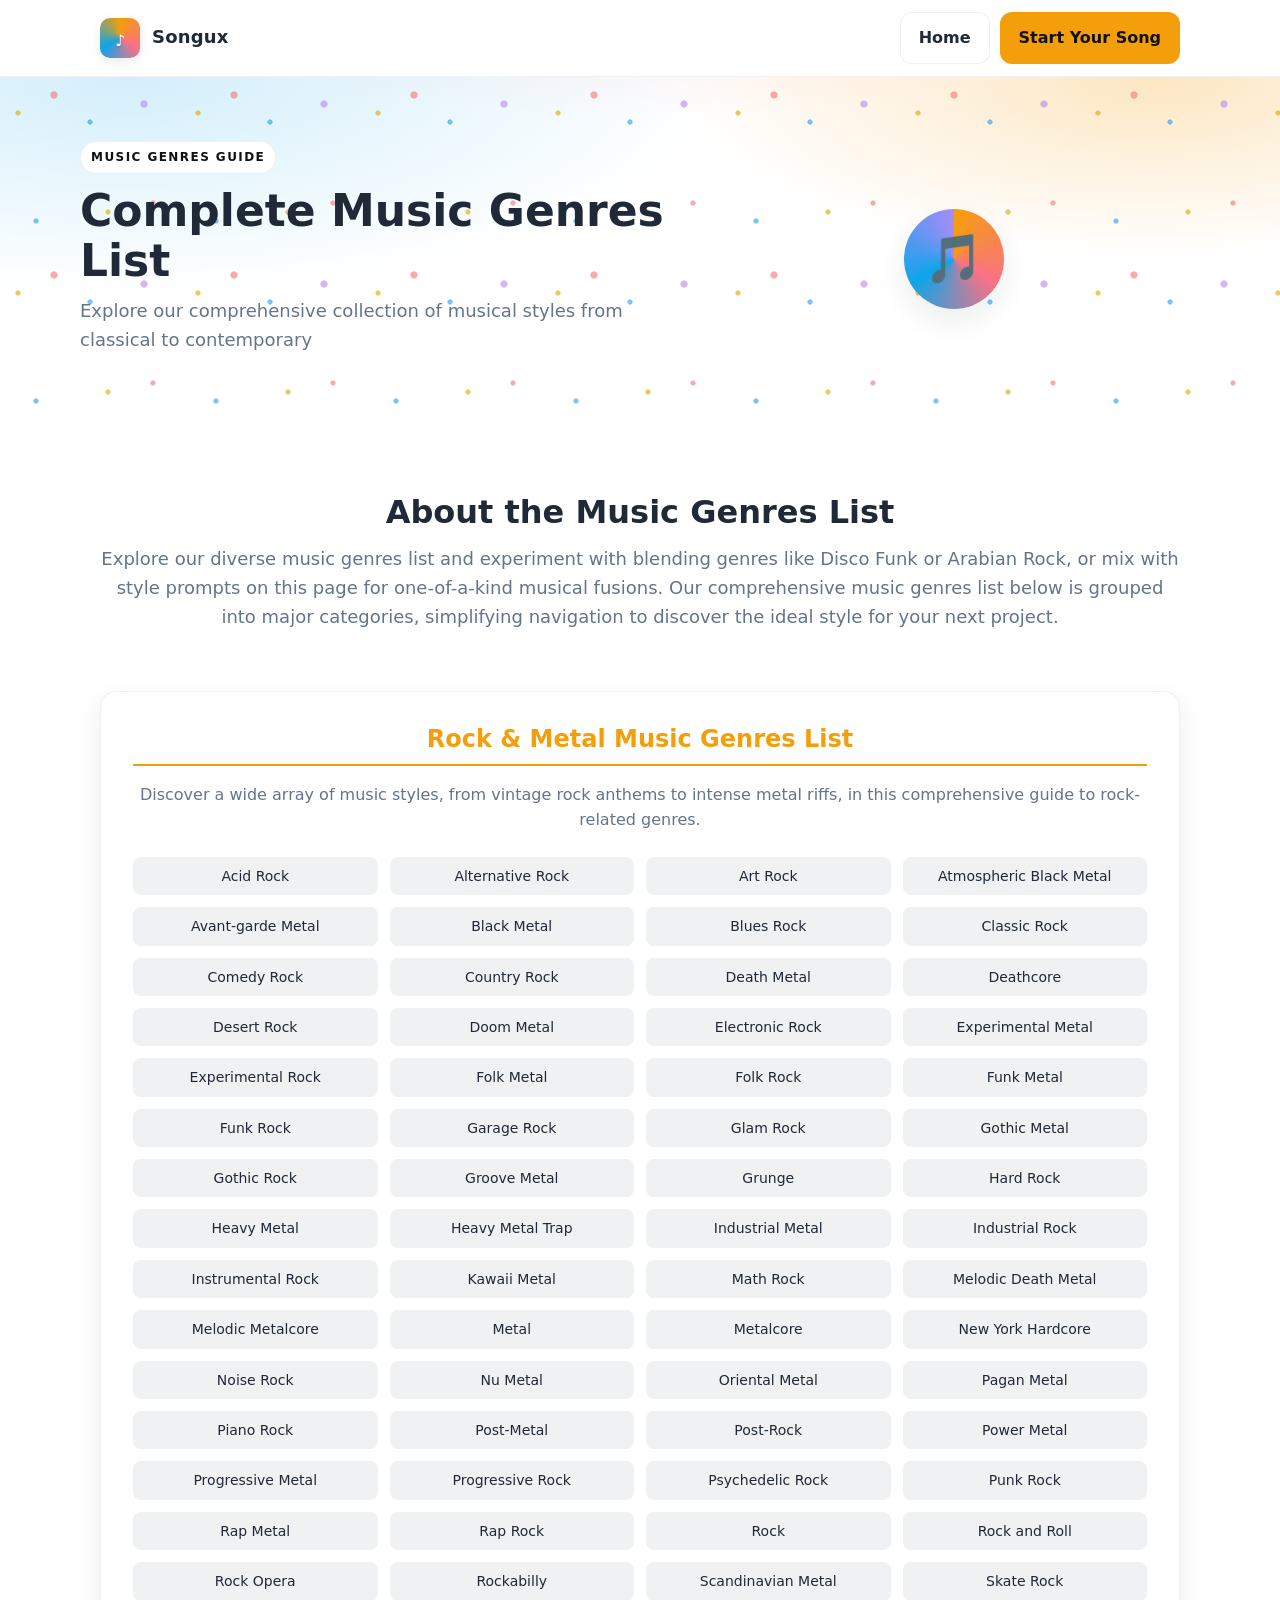
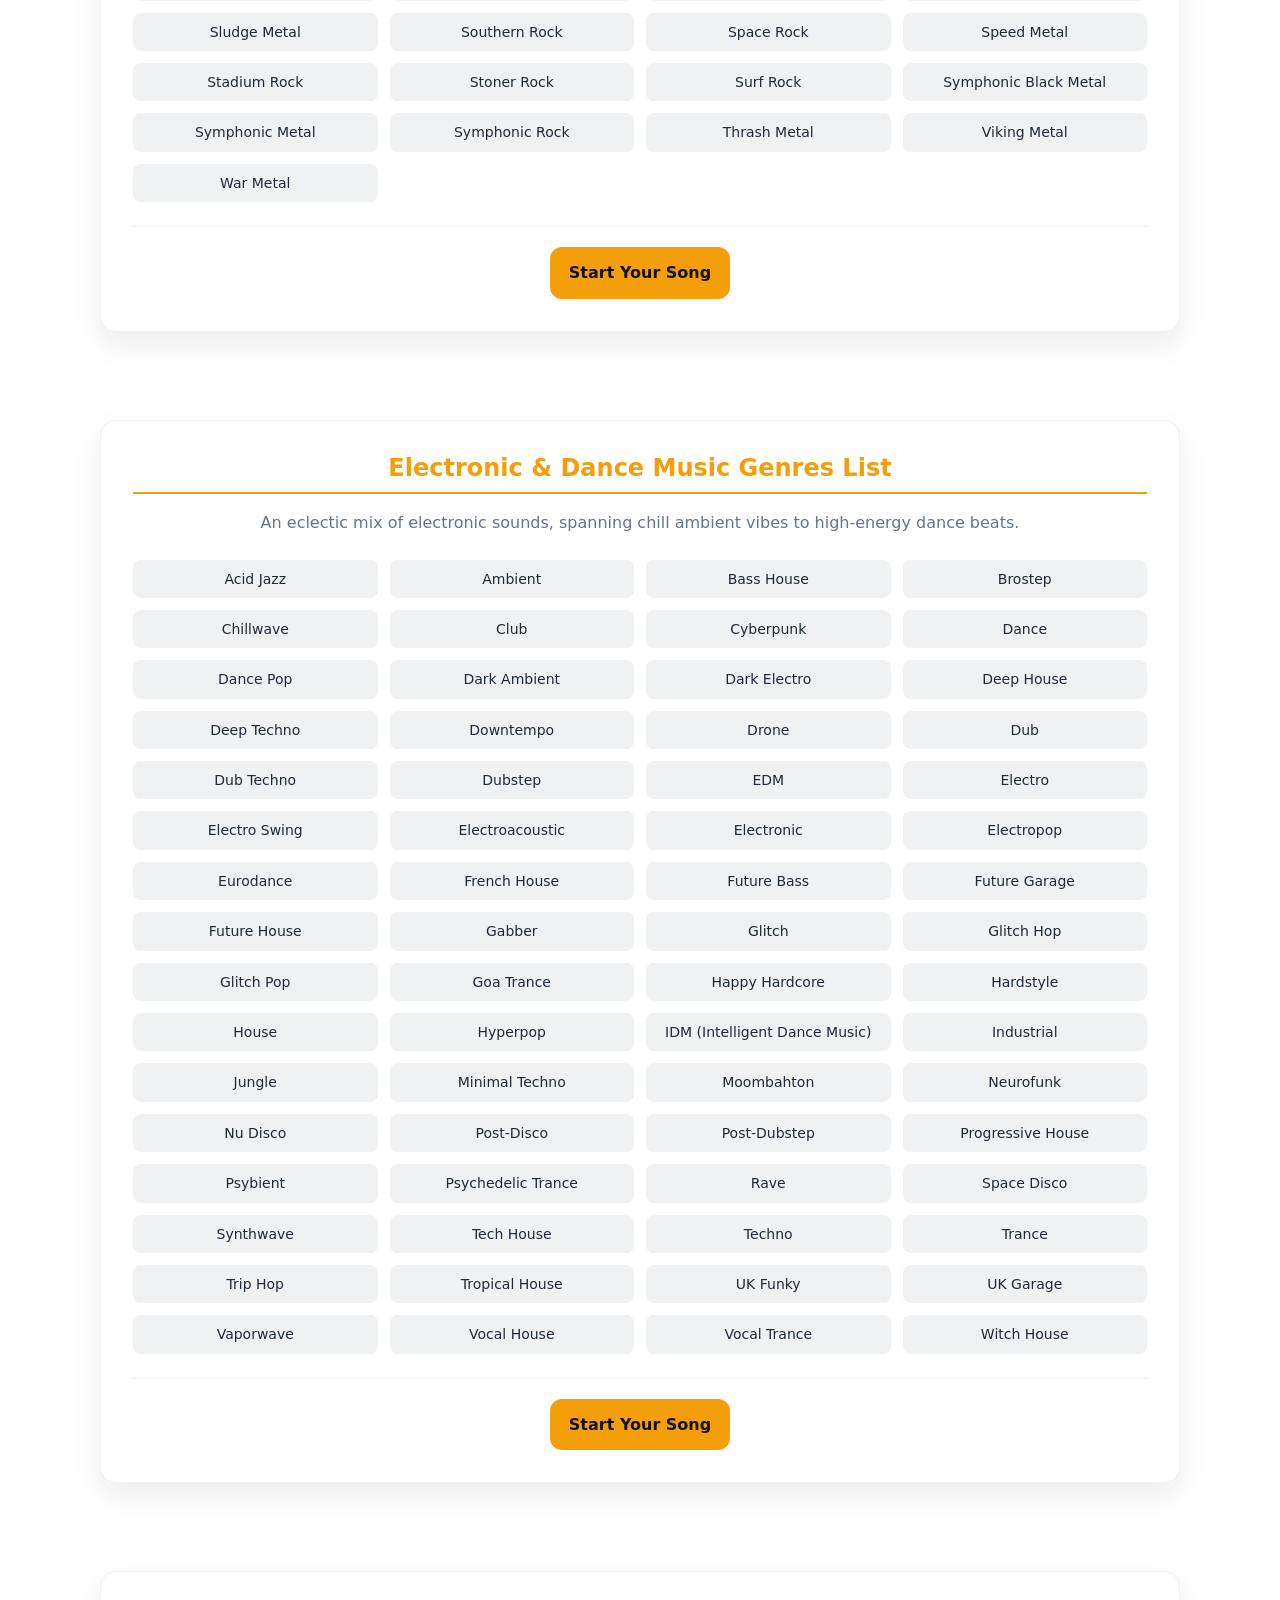
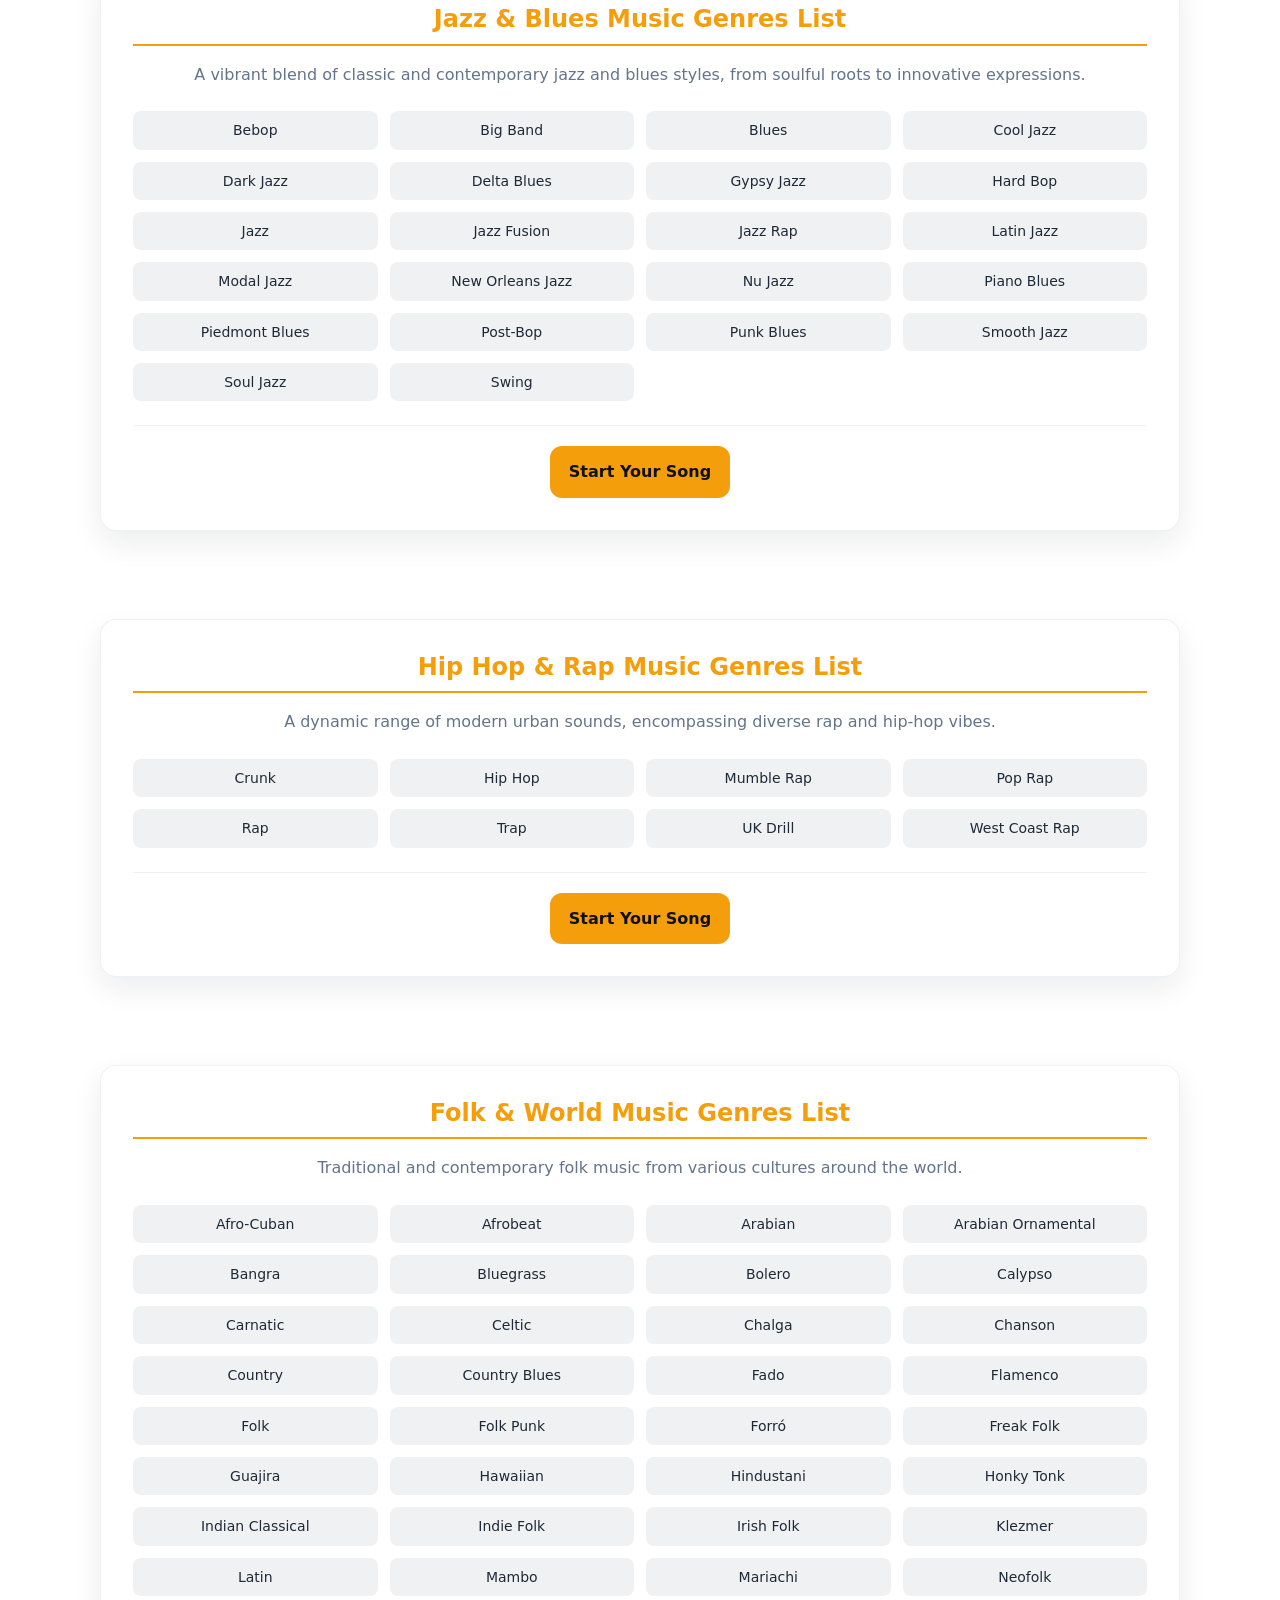
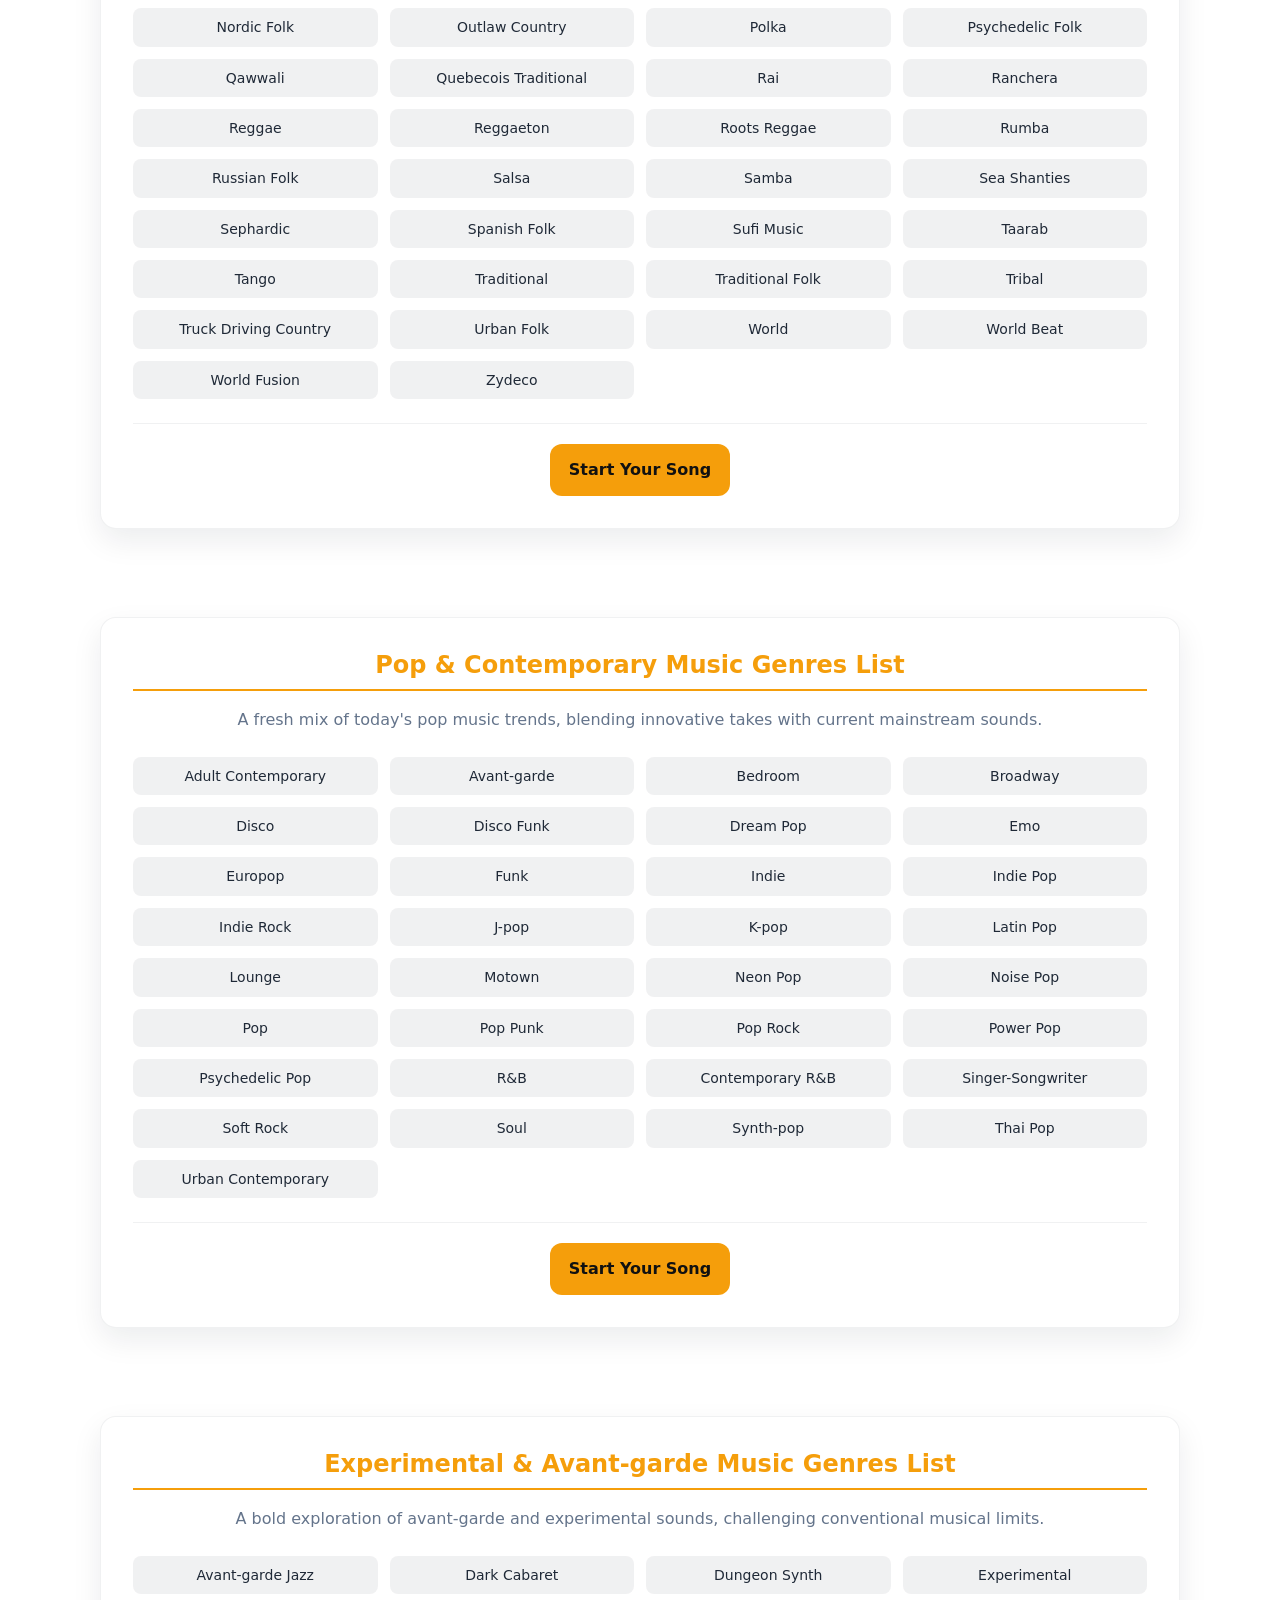
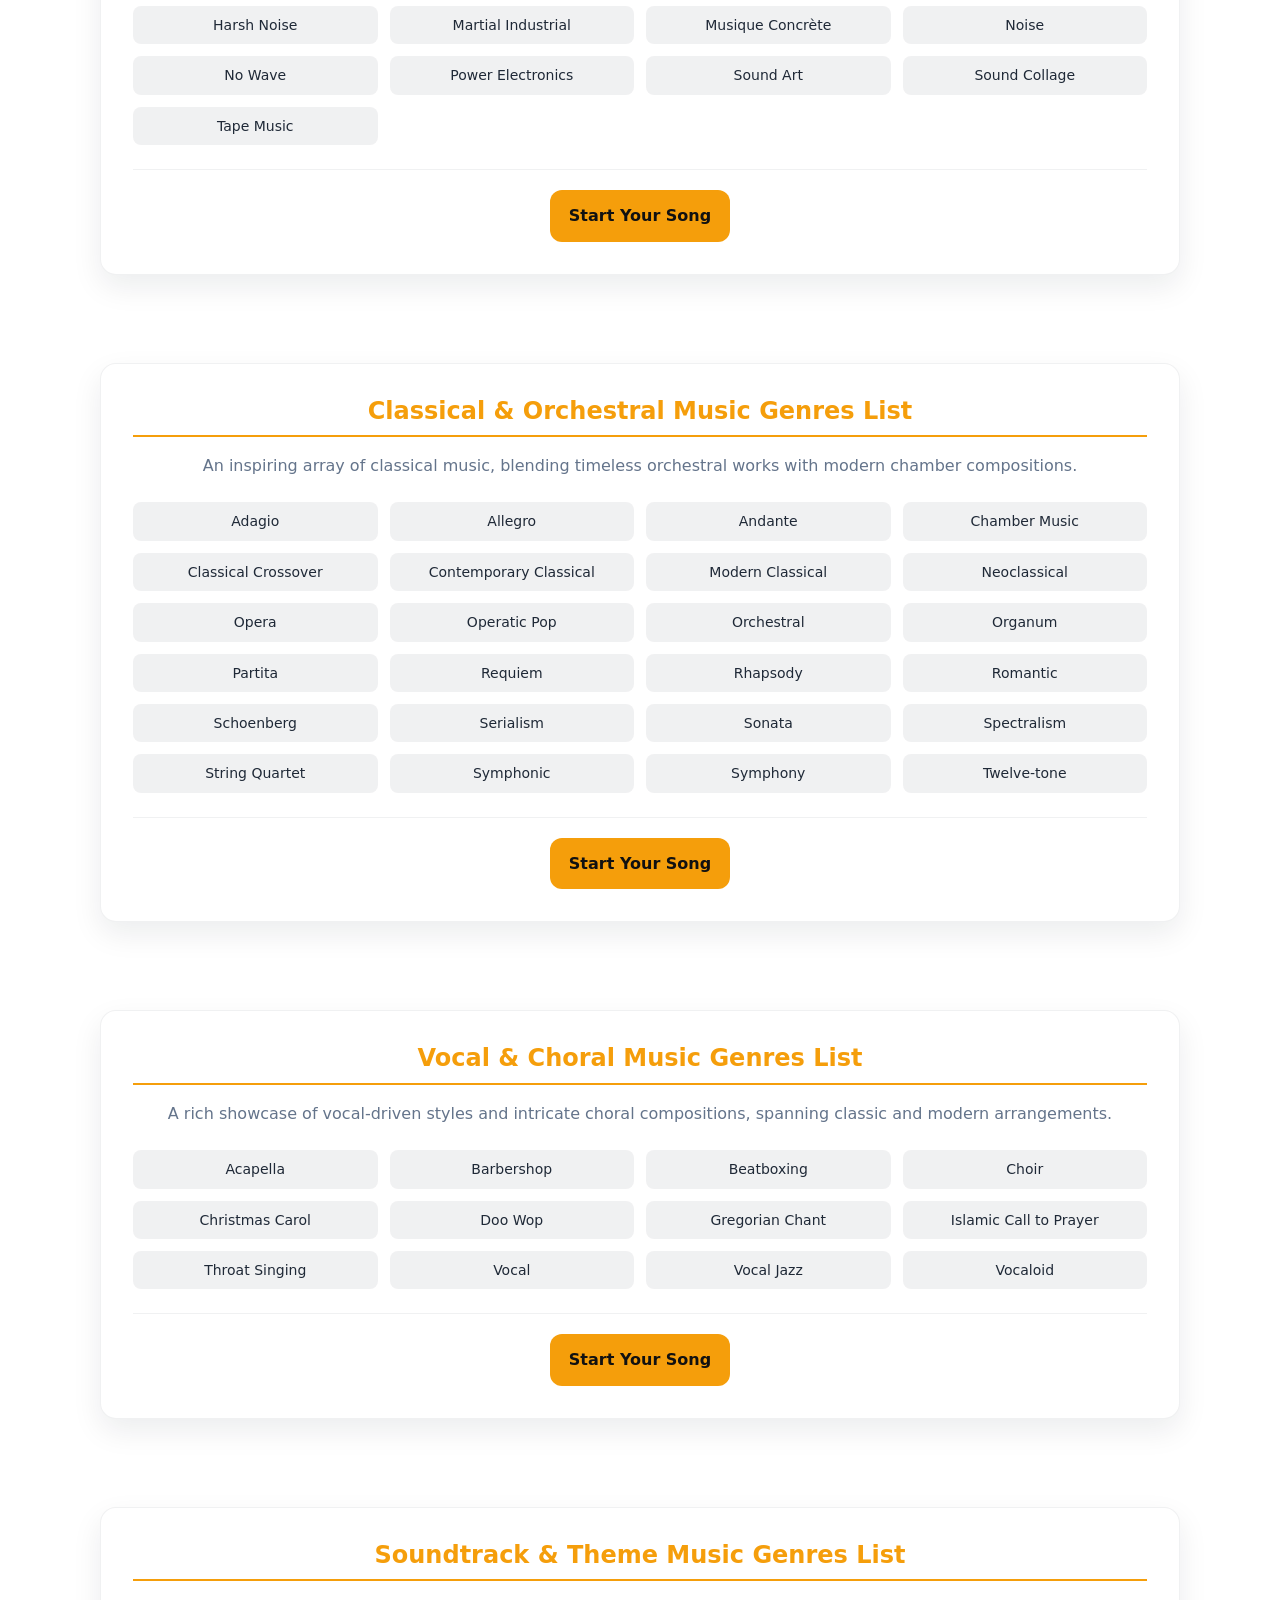
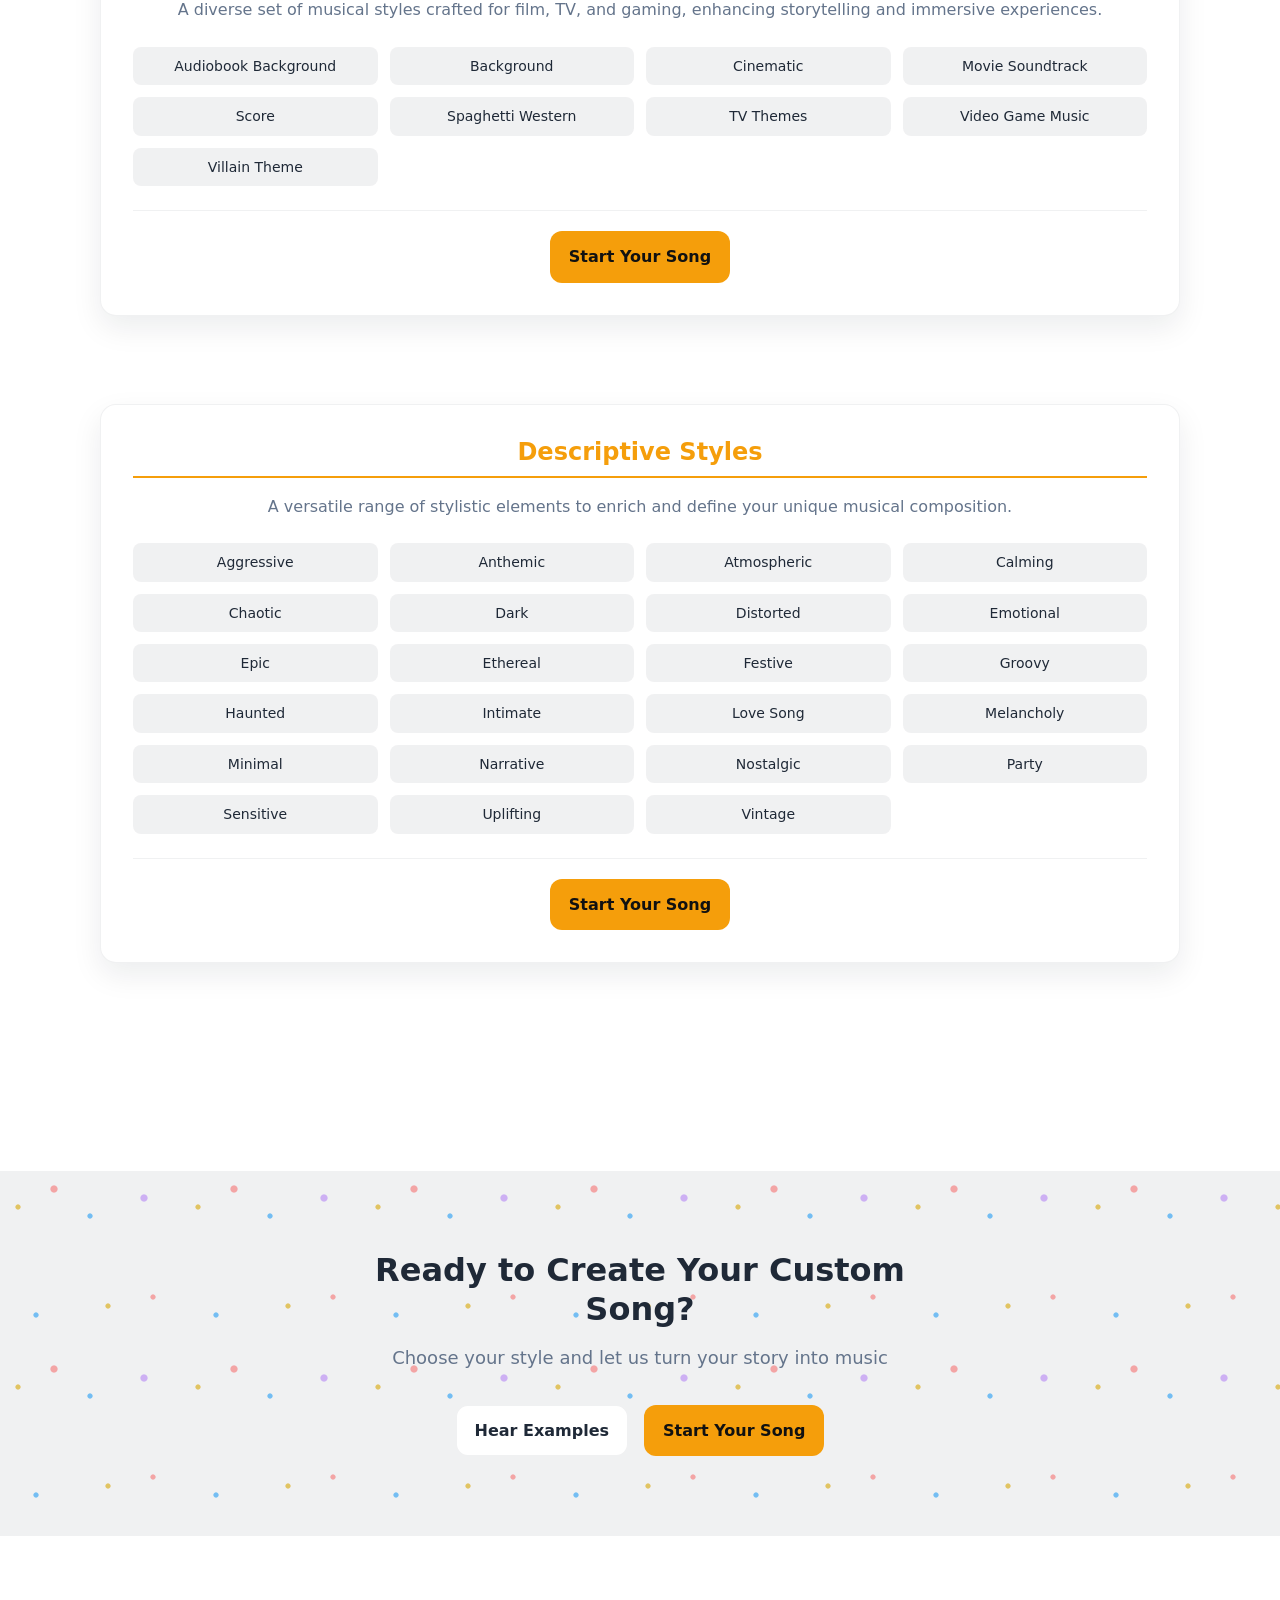
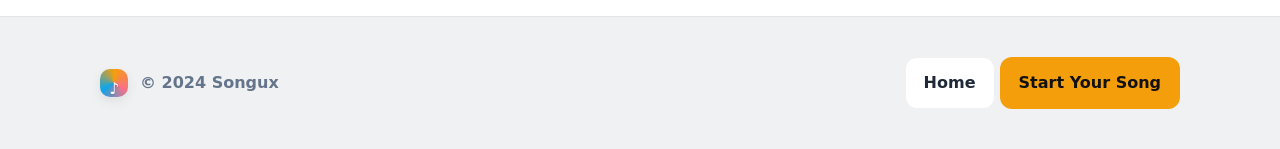
<file: genera-list.html>
<!DOCTYPE html>
<html lang="en">
<head>
  <script src="google-analytics.js"></script>
  
  <!-- Essentials -->
  <meta charset="utf-8" />
  <meta name="viewport" content="width=device-width, initial-scale=1" />
  <title>Complete Music Genres List | Songux</title>
  <meta name="description" content="Explore our comprehensive music genres list from classical to electronic. Find the perfect style for your custom song creation." />
  <link rel="canonical" href="https://songux.com/genera-list.html" />
  <meta name="theme-color" content="#ffffff" />
  <!-- Favicon to avoid 404 -->
  <link rel="icon" href="data:image/svg+xml,%3Csvg xmlns='http://www.w3.org/2000/svg' viewBox='0 0 64 64'%3E%3Ccircle cx='32' cy='32' r='30' fill='%23f59e0b'/%3E%3Ctext x='32' y='40' font-size='32' text-anchor='middle' fill='%23fff'%3E♪%3C/text%3E%3C/svg%3E" />

  <!-- Open Graph / Twitter -->
  <meta property="og:title" content="Complete Music Genres List - Songux" />
  <meta property="og:description" content="Explore our comprehensive music genres list from classical to electronic. Find the perfect style for your custom song creation." />
  <meta property="og:type" content="website" />
  <meta property="og:url" content="https://songux.com/genera-list.html" />
  <meta property="og:image" content="data:image/svg+xml,%3Csvg xmlns='http://www.w3.org/2000/svg' width='1200' height='630' viewBox='0 0 1200 630'%3E%3Cdefs%3E%3ClinearGradient id='g' x1='0' x2='1'%3E%3Cstop stop-color='%23ffb703'/%3E%3Cstop offset='1' stop-color='%23fb7185'/%3E%3C/linearGradient%3E%3C/defs%3E%3Crect fill='%23ffffff' width='1200' height='630'/%3E%3Ccircle cx='150' cy='120' r='12' fill='%23a78bfa'/%3E%3Ccircle cx='1080' cy='520' r='10' fill='%23fb7185'/%3E%3Crect x='70' y='480' width='20' height='20' fill='%23f59e0b'/%3E%3Crect x='980' y='80' width='18' height='18' fill='%230ea5e9'/%3E%3Ctext x='80' y='340' font-family='Segoe UI,Arial,sans-serif' font-size='72' font-weight='700' fill='url(%23g)'%3EMusic Genres List%3C/text%3E%3Ctext x='80' y='390' font-family='Segoe UI,Arial,sans-serif' font-size='28' fill='%23333'%3EComplete Guide to Musical Styles%3E/text%3E%3C/svg%3E" />
  <meta name="twitter:card" content="summary_large_image" />

    <!-- External Stylesheet -->
  <link rel="stylesheet" href="styles.css">
</head>
<body>

  <!-- Nav -->
  <nav class="nav" aria-label="Main">
    <div class="container nav-inner">
             <a href="index.html" class="brand" aria-label="Songux home">
         <span class="brand-logo" aria-hidden="true"></span>
         <h1 style="margin:0;font-size:18px;">Songux</h1>
       </a>
       <button class="mobile-menu-toggle" aria-label="Toggle mobile menu">
         <span></span>
         <span></span>
         <span></span>
       </button>
       <div class="nav-actions">
         <a href="index.html" class="btn secondary">Home</a>
         <a href="index.html#pricing" class="btn primary">Start Your Song</a>
       </div>
    </div>
  </nav>

  <!-- Hero -->
  <header class="hero-wrap">
    <div class="confetti" aria-hidden="true"></div>
    <div class="container hero">
      <div class="hero-grid">
        <div>
          <span class="kicker">Music Genres Guide</span>
          <h1 class="h1">Complete Music Genres List</h1>
          <p class="sub">Explore our comprehensive collection of musical styles from classical to contemporary</p>
        </div>
        <div style="display: flex; align-items: center; justify-content: center;">
          <div style="width: 100px; height: 100px; background: conic-gradient(from 0deg, var(--brand), var(--brand-2), var(--brand-3), var(--accent)); border-radius: 50%; display: flex; align-items: center; justify-content: center; font-size: 48px; color: white; box-shadow: var(--shadow);">
            🎵
          </div>
        </div>
      </div>
    </div>
  </header>

  <!-- Main Content -->
  <section class="section">
    <div class="container">
      <div class="center">
        <h2>About the Music Genres List</h2>

        <p class="lead">Explore our diverse music genres list and experiment with blending genres like Disco Funk or Arabian Rock, or mix with style prompts on this page for one-of-a-kind musical fusions. Our comprehensive music genres list below is grouped into major categories, simplifying navigation to discover the ideal style for your next project.</p>
        

      <div class="genre-categories">
        
                 <!-- Rock & Metal -->
         <div class="genre-category">
           <h3>Rock & Metal Music Genres List</h3>
           <p>Discover a wide array of music styles, from vintage rock anthems to intense metal riffs, in this comprehensive guide to rock-related genres.</p>
           <div class="genre-list">
             <span class="genre-item">Acid Rock</span>
             <span class="genre-item">Alternative Rock</span>
             <span class="genre-item">Art Rock</span>
             <span class="genre-item">Atmospheric Black Metal</span>
             <span class="genre-item">Avant-garde Metal</span>
             <span class="genre-item">Black Metal</span>
             <span class="genre-item">Blues Rock</span>
             <span class="genre-item">Classic Rock</span>
             <span class="genre-item">Comedy Rock</span>
             <span class="genre-item">Country Rock</span>
             <span class="genre-item">Death Metal</span>
             <span class="genre-item">Deathcore</span>
             <span class="genre-item">Desert Rock</span>
             <span class="genre-item">Doom Metal</span>
             <span class="genre-item">Electronic Rock</span>
             <span class="genre-item">Experimental Metal</span>
             <span class="genre-item">Experimental Rock</span>
             <span class="genre-item">Folk Metal</span>
             <span class="genre-item">Folk Rock</span>
             <span class="genre-item">Funk Metal</span>
             <span class="genre-item">Funk Rock</span>
             <span class="genre-item">Garage Rock</span>
             <span class="genre-item">Glam Rock</span>
             <span class="genre-item">Gothic Metal</span>
             <span class="genre-item">Gothic Rock</span>
             <span class="genre-item">Groove Metal</span>
             <span class="genre-item">Grunge</span>
             <span class="genre-item">Hard Rock</span>
             <span class="genre-item">Heavy Metal</span>
             <span class="genre-item">Heavy Metal Trap</span>
             <span class="genre-item">Industrial Metal</span>
             <span class="genre-item">Industrial Rock</span>
             <span class="genre-item">Instrumental Rock</span>
             <span class="genre-item">Kawaii Metal</span>
             <span class="genre-item">Math Rock</span>
             <span class="genre-item">Melodic Death Metal</span>
             <span class="genre-item">Melodic Metalcore</span>
             <span class="genre-item">Metal</span>
             <span class="genre-item">Metalcore</span>
             <span class="genre-item">New York Hardcore</span>
             <span class="genre-item">Noise Rock</span>
             <span class="genre-item">Nu Metal</span>
             <span class="genre-item">Oriental Metal</span>
             <span class="genre-item">Pagan Metal</span>
             <span class="genre-item">Piano Rock</span>
             <span class="genre-item">Post-Metal</span>
             <span class="genre-item">Post-Rock</span>
             <span class="genre-item">Power Metal</span>
             <span class="genre-item">Progressive Metal</span>
             <span class="genre-item">Progressive Rock</span>
             <span class="genre-item">Psychedelic Rock</span>
             <span class="genre-item">Punk Rock</span>
             <span class="genre-item">Rap Metal</span>
             <span class="genre-item">Rap Rock</span>
             <span class="genre-item">Rock</span>
             <span class="genre-item">Rock and Roll</span>
             <span class="genre-item">Rock Opera</span>
             <span class="genre-item">Rockabilly</span>
             <span class="genre-item">Scandinavian Metal</span>
             <span class="genre-item">Skate Rock</span>
             <span class="genre-item">Sludge Metal</span>
             <span class="genre-item">Southern Rock</span>
             <span class="genre-item">Space Rock</span>
             <span class="genre-item">Speed Metal</span>
             <span class="genre-item">Stadium Rock</span>
             <span class="genre-item">Stoner Rock</span>
             <span class="genre-item">Surf Rock</span>
             <span class="genre-item">Symphonic Black Metal</span>
             <span class="genre-item">Symphonic Metal</span>
             <span class="genre-item">Symphonic Rock</span>
             <span class="genre-item">Thrash Metal</span>
             <span class="genre-item">Viking Metal</span>
             <span class="genre-item">War Metal</span>
           </div>
                       <div class="category-cta">
              <a href="index.html#pricing" class="btn primary">Start Your Song</a>
            </div>
          </div>

                  <!-- Electronic & Dance -->
         <div class="genre-category">
           <h3>Electronic & Dance Music Genres List</h3>
           <p>An eclectic mix of electronic sounds, spanning chill ambient vibes to high-energy dance beats.</p>
           <div class="genre-list">
             <span class="genre-item">Acid Jazz</span>
             <span class="genre-item">Ambient</span>
             <span class="genre-item">Bass House</span>
             <span class="genre-item">Brostep</span>
             <span class="genre-item">Chillwave</span>
             <span class="genre-item">Club</span>
             <span class="genre-item">Cyberpunk</span>
             <span class="genre-item">Dance</span>
             <span class="genre-item">Dance Pop</span>
             <span class="genre-item">Dark Ambient</span>
             <span class="genre-item">Dark Electro</span>
             <span class="genre-item">Deep House</span>
             <span class="genre-item">Deep Techno</span>
             <span class="genre-item">Downtempo</span>
             <span class="genre-item">Drone</span>
             <span class="genre-item">Dub</span>
             <span class="genre-item">Dub Techno</span>
             <span class="genre-item">Dubstep</span>
             <span class="genre-item">EDM</span>
             <span class="genre-item">Electro</span>
             <span class="genre-item">Electro Swing</span>
             <span class="genre-item">Electroacoustic</span>
             <span class="genre-item">Electronic</span>
             <span class="genre-item">Electropop</span>
             <span class="genre-item">Eurodance</span>
             <span class="genre-item">French House</span>
             <span class="genre-item">Future Bass</span>
             <span class="genre-item">Future Garage</span>
             <span class="genre-item">Future House</span>
             <span class="genre-item">Gabber</span>
             <span class="genre-item">Glitch</span>
             <span class="genre-item">Glitch Hop</span>
             <span class="genre-item">Glitch Pop</span>
             <span class="genre-item">Goa Trance</span>
             <span class="genre-item">Happy Hardcore</span>
             <span class="genre-item">Hardstyle</span>
             <span class="genre-item">House</span>
             <span class="genre-item">Hyperpop</span>
             <span class="genre-item">IDM (Intelligent Dance Music)</span>
             <span class="genre-item">Industrial</span>
             <span class="genre-item">Jungle</span>
             <span class="genre-item">Minimal Techno</span>
             <span class="genre-item">Moombahton</span>
             <span class="genre-item">Neurofunk</span>
             <span class="genre-item">Nu Disco</span>
             <span class="genre-item">Post-Disco</span>
             <span class="genre-item">Post-Dubstep</span>
             <span class="genre-item">Progressive House</span>
             <span class="genre-item">Psybient</span>
             <span class="genre-item">Psychedelic Trance</span>
             <span class="genre-item">Rave</span>
             <span class="genre-item">Space Disco</span>
             <span class="genre-item">Synthwave</span>
             <span class="genre-item">Tech House</span>
             <span class="genre-item">Techno</span>
             <span class="genre-item">Trance</span>
             <span class="genre-item">Trip Hop</span>
             <span class="genre-item">Tropical House</span>
             <span class="genre-item">UK Funky</span>
             <span class="genre-item">UK Garage</span>
             <span class="genre-item">Vaporwave</span>
             <span class="genre-item">Vocal House</span>
             <span class="genre-item">Vocal Trance</span>
             <span class="genre-item">Witch House</span>
           </div>
                       <div class="category-cta">
              <a href="index.html#pricing" class="btn primary">Start Your Song</a>
            </div>
          </div>

                  <!-- Jazz & Blues -->
         <div class="genre-category">
           <h3>Jazz & Blues Music Genres List</h3>
           <p>A vibrant blend of classic and contemporary jazz and blues styles, from soulful roots to innovative expressions.</p>
           <div class="genre-list">
             <span class="genre-item">Bebop</span>
             <span class="genre-item">Big Band</span>
             <span class="genre-item">Blues</span>
             <span class="genre-item">Cool Jazz</span>
             <span class="genre-item">Dark Jazz</span>
             <span class="genre-item">Delta Blues</span>
             <span class="genre-item">Gypsy Jazz</span>
             <span class="genre-item">Hard Bop</span>
             <span class="genre-item">Jazz</span>
             <span class="genre-item">Jazz Fusion</span>
             <span class="genre-item">Jazz Rap</span>
             <span class="genre-item">Latin Jazz</span>
             <span class="genre-item">Modal Jazz</span>
             <span class="genre-item">New Orleans Jazz</span>
             <span class="genre-item">Nu Jazz</span>
             <span class="genre-item">Piano Blues</span>
             <span class="genre-item">Piedmont Blues</span>
             <span class="genre-item">Post-Bop</span>
             <span class="genre-item">Punk Blues</span>
             <span class="genre-item">Smooth Jazz</span>
             <span class="genre-item">Soul Jazz</span>
             <span class="genre-item">Swing</span>
           </div>
                       <div class="category-cta">
              <a href="index.html#pricing" class="btn primary">Start Your Song</a>
            </div>
          </div>

                  <!-- Hip Hop & Rap -->
         <div class="genre-category">
           <h3>Hip Hop & Rap Music Genres List</h3>
           <p>A dynamic range of modern urban sounds, encompassing diverse rap and hip-hop vibes.</p>
           <div class="genre-list">
             <span class="genre-item">Crunk</span>
             <span class="genre-item">Hip Hop</span>
             <span class="genre-item">Mumble Rap</span>
             <span class="genre-item">Pop Rap</span>
             <span class="genre-item">Rap</span>
             <span class="genre-item">Trap</span>
             <span class="genre-item">UK Drill</span>
             <span class="genre-item">West Coast Rap</span>
           </div>
                       <div class="category-cta">
              <a href="index.html#pricing" class="btn primary">Start Your Song</a>
            </div>
          </div>

                  <!-- Folk & World -->
         <div class="genre-category">
           <h3>Folk & World Music Genres List</h3>
           <p>Traditional and contemporary folk music from various cultures around the world.</p>
           <div class="genre-list">
             <span class="genre-item">Afro-Cuban</span>
             <span class="genre-item">Afrobeat</span>
             <span class="genre-item">Arabian</span>
             <span class="genre-item">Arabian Ornamental</span>
             <span class="genre-item">Bangra</span>
             <span class="genre-item">Bluegrass</span>
             <span class="genre-item">Bolero</span>
             <span class="genre-item">Calypso</span>
             <span class="genre-item">Carnatic</span>
             <span class="genre-item">Celtic</span>
             <span class="genre-item">Chalga</span>
             <span class="genre-item">Chanson</span>
             <span class="genre-item">Country</span>
             <span class="genre-item">Country Blues</span>
             <span class="genre-item">Fado</span>
             <span class="genre-item">Flamenco</span>
             <span class="genre-item">Folk</span>
             <span class="genre-item">Folk Punk</span>
             <span class="genre-item">Forró</span>
             <span class="genre-item">Freak Folk</span>
             <span class="genre-item">Guajira</span>
             <span class="genre-item">Hawaiian</span>
             <span class="genre-item">Hindustani</span>
             <span class="genre-item">Honky Tonk</span>
             <span class="genre-item">Indian Classical</span>
             <span class="genre-item">Indie Folk</span>
             <span class="genre-item">Irish Folk</span>
             <span class="genre-item">Klezmer</span>
             <span class="genre-item">Latin</span>
             <span class="genre-item">Mambo</span>
             <span class="genre-item">Mariachi</span>
             <span class="genre-item">Neofolk</span>
             <span class="genre-item">Nordic Folk</span>
             <span class="genre-item">Outlaw Country</span>
             <span class="genre-item">Polka</span>
             <span class="genre-item">Psychedelic Folk</span>
             <span class="genre-item">Qawwali</span>
             <span class="genre-item">Quebecois Traditional</span>
             <span class="genre-item">Rai</span>
             <span class="genre-item">Ranchera</span>
             <span class="genre-item">Reggae</span>
             <span class="genre-item">Reggaeton</span>
             <span class="genre-item">Roots Reggae</span>
             <span class="genre-item">Rumba</span>
             <span class="genre-item">Russian Folk</span>
             <span class="genre-item">Salsa</span>
             <span class="genre-item">Samba</span>
             <span class="genre-item">Sea Shanties</span>
             <span class="genre-item">Sephardic</span>
             <span class="genre-item">Spanish Folk</span>
             <span class="genre-item">Sufi Music</span>
             <span class="genre-item">Taarab</span>
             <span class="genre-item">Tango</span>
             <span class="genre-item">Traditional</span>
             <span class="genre-item">Traditional Folk</span>
             <span class="genre-item">Tribal</span>
             <span class="genre-item">Truck Driving Country</span>
             <span class="genre-item">Urban Folk</span>
             <span class="genre-item">World</span>
             <span class="genre-item">World Beat</span>
             <span class="genre-item">World Fusion</span>
             <span class="genre-item">Zydeco</span>
           </div>
                       <div class="category-cta">
              <a href="index.html#pricing" class="btn primary">Start Your Song</a>
            </div>
          </div>

         <!-- Pop & Contemporary -->
         <div class="genre-category">
           <h3>Pop & Contemporary Music Genres List</h3>
           <p>A fresh mix of today's pop music trends, blending innovative takes with current mainstream sounds.</p>
           <div class="genre-list">
             <span class="genre-item">Adult Contemporary</span>
             <span class="genre-item">Avant-garde</span>
             <span class="genre-item">Bedroom</span>
             <span class="genre-item">Broadway</span>
             <span class="genre-item">Disco</span>
             <span class="genre-item">Disco Funk</span>
             <span class="genre-item">Dream Pop</span>
             <span class="genre-item">Emo</span>
             <span class="genre-item">Europop</span>
             <span class="genre-item">Funk</span>
             <span class="genre-item">Indie</span>
             <span class="genre-item">Indie Pop</span>
             <span class="genre-item">Indie Rock</span>
             <span class="genre-item">J-pop</span>
             <span class="genre-item">K-pop</span>
             <span class="genre-item">Latin Pop</span>
             <span class="genre-item">Lounge</span>
             <span class="genre-item">Motown</span>
             <span class="genre-item">Neon Pop</span>
             <span class="genre-item">Noise Pop</span>
             <span class="genre-item">Pop</span>
             <span class="genre-item">Pop Punk</span>
             <span class="genre-item">Pop Rock</span>
             <span class="genre-item">Power Pop</span>
             <span class="genre-item">Psychedelic Pop</span>
             <span class="genre-item">R&B</span>
             <span class="genre-item">Contemporary R&B</span>
             <span class="genre-item">Singer-Songwriter</span>
             <span class="genre-item">Soft Rock</span>
             <span class="genre-item">Soul</span>
             <span class="genre-item">Synth-pop</span>
             <span class="genre-item">Thai Pop</span>
             <span class="genre-item">Urban Contemporary</span>
           </div>
                       <div class="category-cta">
              <a href="index.html#pricing" class="btn primary">Start Your Song</a>
            </div>
          </div>

         <!-- Experimental & Avant-garde -->
         <div class="genre-category">
           <h3>Experimental & Avant-garde Music Genres List</h3>
           <p>A bold exploration of avant-garde and experimental sounds, challenging conventional musical limits.</p>
           <div class="genre-list">
             <span class="genre-item">Avant-garde Jazz</span>
             <span class="genre-item">Dark Cabaret</span>
             <span class="genre-item">Dungeon Synth</span>
             <span class="genre-item">Experimental</span>
             <span class="genre-item">Harsh Noise</span>
             <span class="genre-item">Martial Industrial</span>
             <span class="genre-item">Musique Concrète</span>
             <span class="genre-item">Noise</span>
             <span class="genre-item">No Wave</span>
             <span class="genre-item">Power Electronics</span>
             <span class="genre-item">Sound Art</span>
             <span class="genre-item">Sound Collage</span>
             <span class="genre-item">Tape Music</span>
           </div>
                       <div class="category-cta">
              <a href="index.html#pricing" class="btn primary">Start Your Song</a>
            </div>
          </div>

         <!-- Classical & Orchestral -->
         <div class="genre-category">
           <h3>Classical & Orchestral Music Genres List</h3>
           <p>An inspiring array of classical music, blending timeless orchestral works with modern chamber compositions.</p>
           <div class="genre-list">
             <span class="genre-item">Adagio</span>
             <span class="genre-item">Allegro</span>
             <span class="genre-item">Andante</span>
             <span class="genre-item">Chamber Music</span>
             <span class="genre-item">Classical Crossover</span>
             <span class="genre-item">Contemporary Classical</span>
             <span class="genre-item">Modern Classical</span>
             <span class="genre-item">Neoclassical</span>
             <span class="genre-item">Opera</span>
             <span class="genre-item">Operatic Pop</span>
             <span class="genre-item">Orchestral</span>
             <span class="genre-item">Organum</span>
             <span class="genre-item">Partita</span>
             <span class="genre-item">Requiem</span>
             <span class="genre-item">Rhapsody</span>
             <span class="genre-item">Romantic</span>
             <span class="genre-item">Schoenberg</span>
             <span class="genre-item">Serialism</span>
             <span class="genre-item">Sonata</span>
             <span class="genre-item">Spectralism</span>
             <span class="genre-item">String Quartet</span>
             <span class="genre-item">Symphonic</span>
             <span class="genre-item">Symphony</span>
             <span class="genre-item">Twelve-tone</span>
           </div>
                       <div class="category-cta">
              <a href="index.html#pricing" class="btn primary">Start Your Song</a>
            </div>
          </div>

         <!-- Vocal & Choral -->
         <div class="genre-category">
           <h3>Vocal & Choral Music Genres List</h3>
           <p>A rich showcase of vocal-driven styles and intricate choral compositions, spanning classic and modern arrangements.</p>
           <div class="genre-list">
             <span class="genre-item">Acapella</span>
             <span class="genre-item">Barbershop</span>
             <span class="genre-item">Beatboxing</span>
             <span class="genre-item">Choir</span>
             <span class="genre-item">Christmas Carol</span>
             <span class="genre-item">Doo Wop</span>
             <span class="genre-item">Gregorian Chant</span>
             <span class="genre-item">Islamic Call to Prayer</span>
             <span class="genre-item">Throat Singing</span>
             <span class="genre-item">Vocal</span>
             <span class="genre-item">Vocal Jazz</span>
             <span class="genre-item">Vocaloid</span>
           </div>
                       <div class="category-cta">
              <a href="index.html#pricing" class="btn primary">Start Your Song</a>
            </div>
          </div>

         <!-- Soundtrack & Theme -->
         <div class="genre-category">
           <h3>Soundtrack & Theme Music Genres List</h3>
           <p>A diverse set of musical styles crafted for film, TV, and gaming, enhancing storytelling and immersive experiences.</p>
           <div class="genre-list">
             <span class="genre-item">Audiobook Background</span>
             <span class="genre-item">Background</span>
             <span class="genre-item">Cinematic</span>
             <span class="genre-item">Movie Soundtrack</span>
             <span class="genre-item">Score</span>
             <span class="genre-item">Spaghetti Western</span>
             <span class="genre-item">TV Themes</span>
             <span class="genre-item">Video Game Music</span>
             <span class="genre-item">Villain Theme</span>
           </div>
                       <div class="category-cta">
              <a href="index.html#pricing" class="btn primary">Start Your Song</a>
            </div>
          </div>

         <!-- Descriptive Styles -->
         <div class="genre-category">
           <h3>Descriptive Styles</h3>
           <p>A versatile range of stylistic elements to enrich and define your unique musical composition.</p>
           <div class="genre-list">
             <span class="genre-item">Aggressive</span>
             <span class="genre-item">Anthemic</span>
             <span class="genre-item">Atmospheric</span>
             <span class="genre-item">Calming</span>
             <span class="genre-item">Chaotic</span>
             <span class="genre-item">Dark</span>
             <span class="genre-item">Distorted</span>
             <span class="genre-item">Emotional</span>
             <span class="genre-item">Epic</span>
             <span class="genre-item">Ethereal</span>
             <span class="genre-item">Festive</span>
             <span class="genre-item">Groovy</span>
             <span class="genre-item">Haunted</span>
             <span class="genre-item">Intimate</span>
             <span class="genre-item">Love Song</span>
             <span class="genre-item">Melancholy</span>
             <span class="genre-item">Minimal</span>
             <span class="genre-item">Narrative</span>
             <span class="genre-item">Nostalgic</span>
             <span class="genre-item">Party</span>
             <span class="genre-item">Sensitive</span>
             <span class="genre-item">Uplifting</span>
             <span class="genre-item">Vintage</span>
           </div>
                       <div class="category-cta">
              <a href="index.html#pricing" class="btn primary">Start Your Song</a>
            </div>
          </div>

      </div>
    </div>
  </section>

  <!-- CTA Section -->
  <section class="cta-section">
    <div class="confetti" aria-hidden="true"></div>
    <div class="container">
      <div class="cta-content">
        <h2>Ready to Create Your Custom Song?</h2>
        <p>Choose your style and let us turn your story into music</p>
                 <div class="cta-buttons">
           <a href="index.html#examples" class="btn secondary">Hear Examples</a>
           <a href="index.html#pricing" class="btn primary">Start Your Song</a>
         </div>
      </div>
    </div>
  </section>

  <!-- Footer -->
  <footer>
    <div class="container footer-inner">
      <div class="footer-brand">
        <span class="brand-logo" aria-hidden="true"></span>
        <span>© 2024 Songux</span>
      </div>
             <div>
         <a href="index.html" class="btn secondary">Home</a>
         <a href="index.html#pricing" class="btn primary">Start Your Song</a>
       </div>
    </div>
     </footer>

   <!-- Mobile Navigation JavaScript -->
   <script>
     // Mobile menu toggle functionality
     document.addEventListener('DOMContentLoaded', function() {
       console.log('Mobile menu script loaded');
       
       const mobileToggle = document.querySelector('.mobile-menu-toggle');
       const navActions = document.querySelector('.nav-actions');
       
       console.log('Mobile toggle found:', !!mobileToggle);
       console.log('Nav actions found:', !!navActions);
       
       if (mobileToggle && navActions) {
         console.log('Setting up mobile menu');
         
         mobileToggle.addEventListener('click', function() {
           console.log('Mobile menu clicked');
           navActions.classList.toggle('active');
           
           // Animate hamburger to X
           const spans = mobileToggle.querySelectorAll('span');
           if (navActions.classList.contains('active')) {
             spans[0].style.transform = 'rotate(45deg) translate(5px, 5px)';
             spans[1].style.opacity = '0';
             spans[2].style.transform = 'rotate(-45deg) translate(7px, -6px)';
           } else {
             spans[0].style.transform = 'none';
             spans[1].style.opacity = '1';
             spans[2].style.transform = 'none';
           }
         });
         
         // Close menu when clicking outside
         document.addEventListener('click', function(e) {
           if (!mobileToggle.contains(e.target) && !navActions.contains(e.target)) {
             navActions.classList.remove('active');
             
             // Reset hamburger animation
             const spans = mobileToggle.querySelectorAll('span');
             spans[0].style.transform = 'none';
             spans[1].style.opacity = '1';
             spans[2].style.transform = 'none';
           }
         });
       } else {
         console.error('Mobile menu elements not found!');
       }
     });
   </script>

 </body>
</html>
</file>
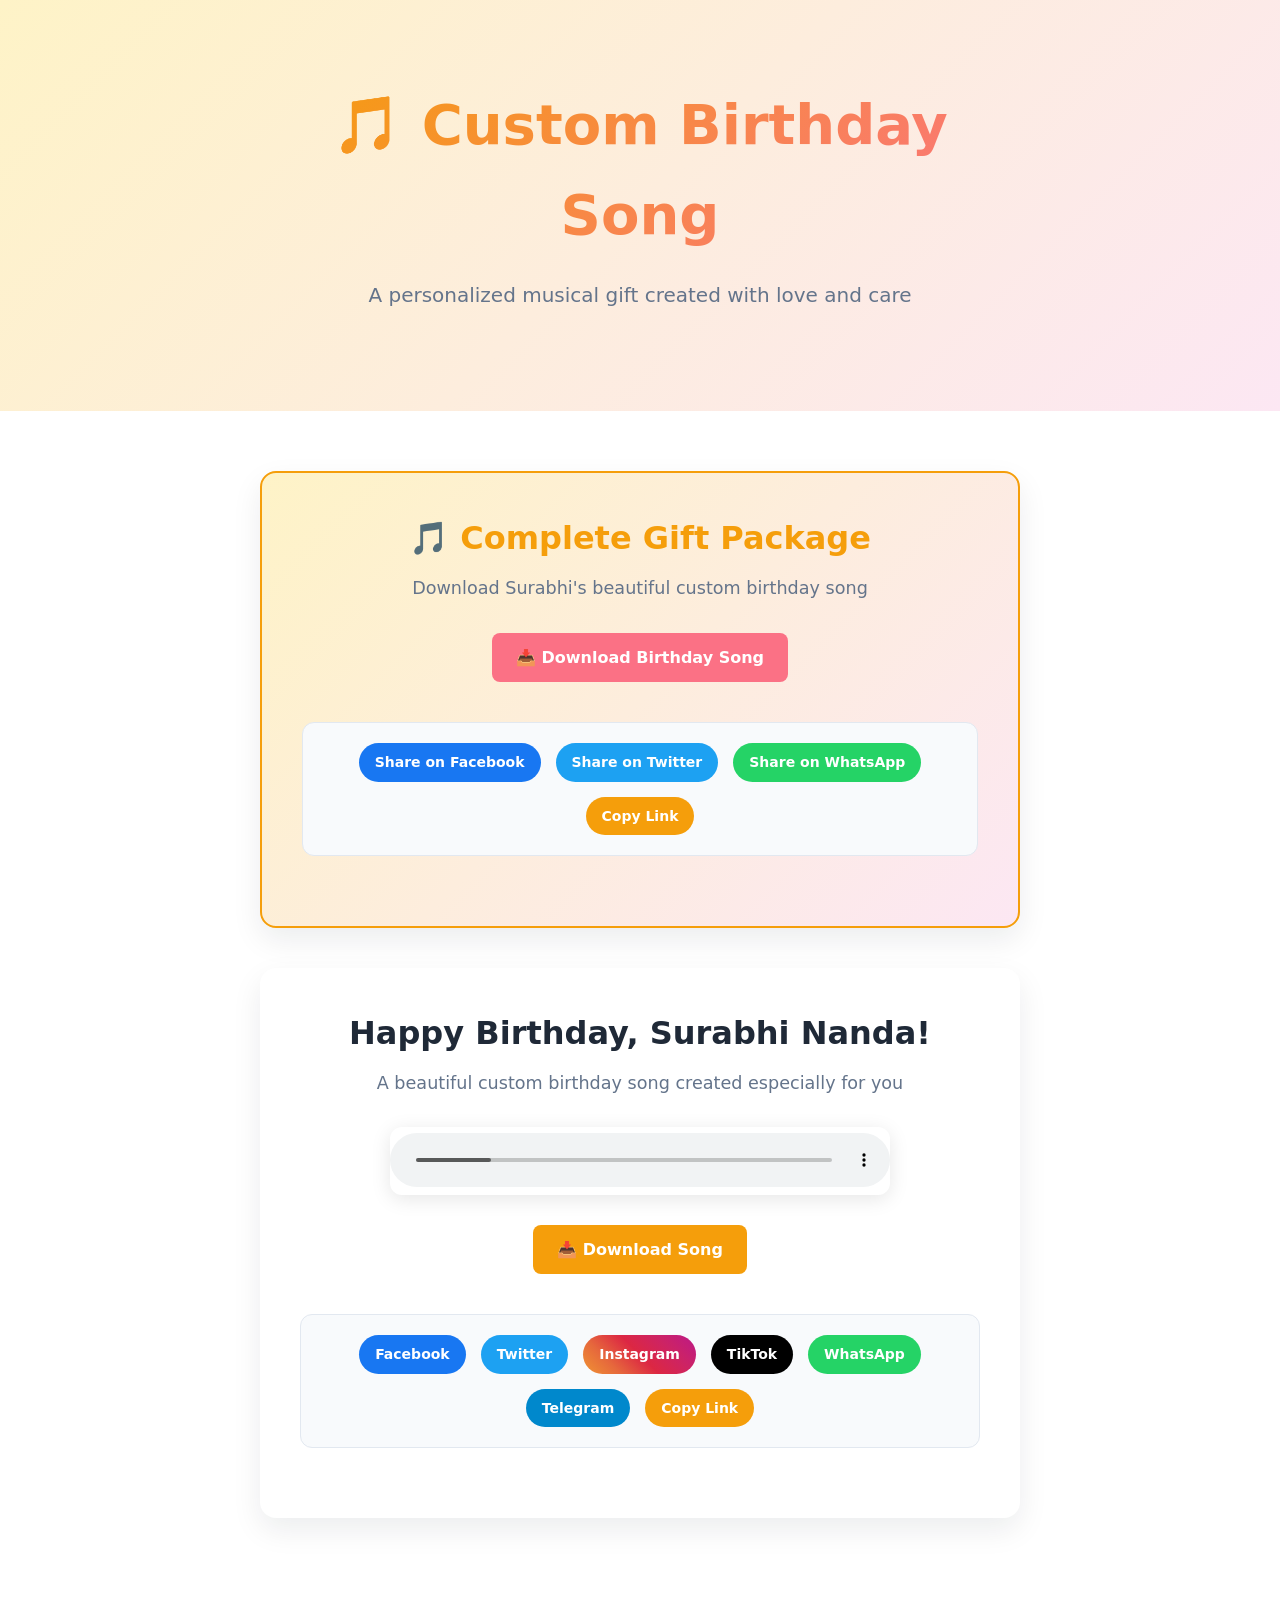
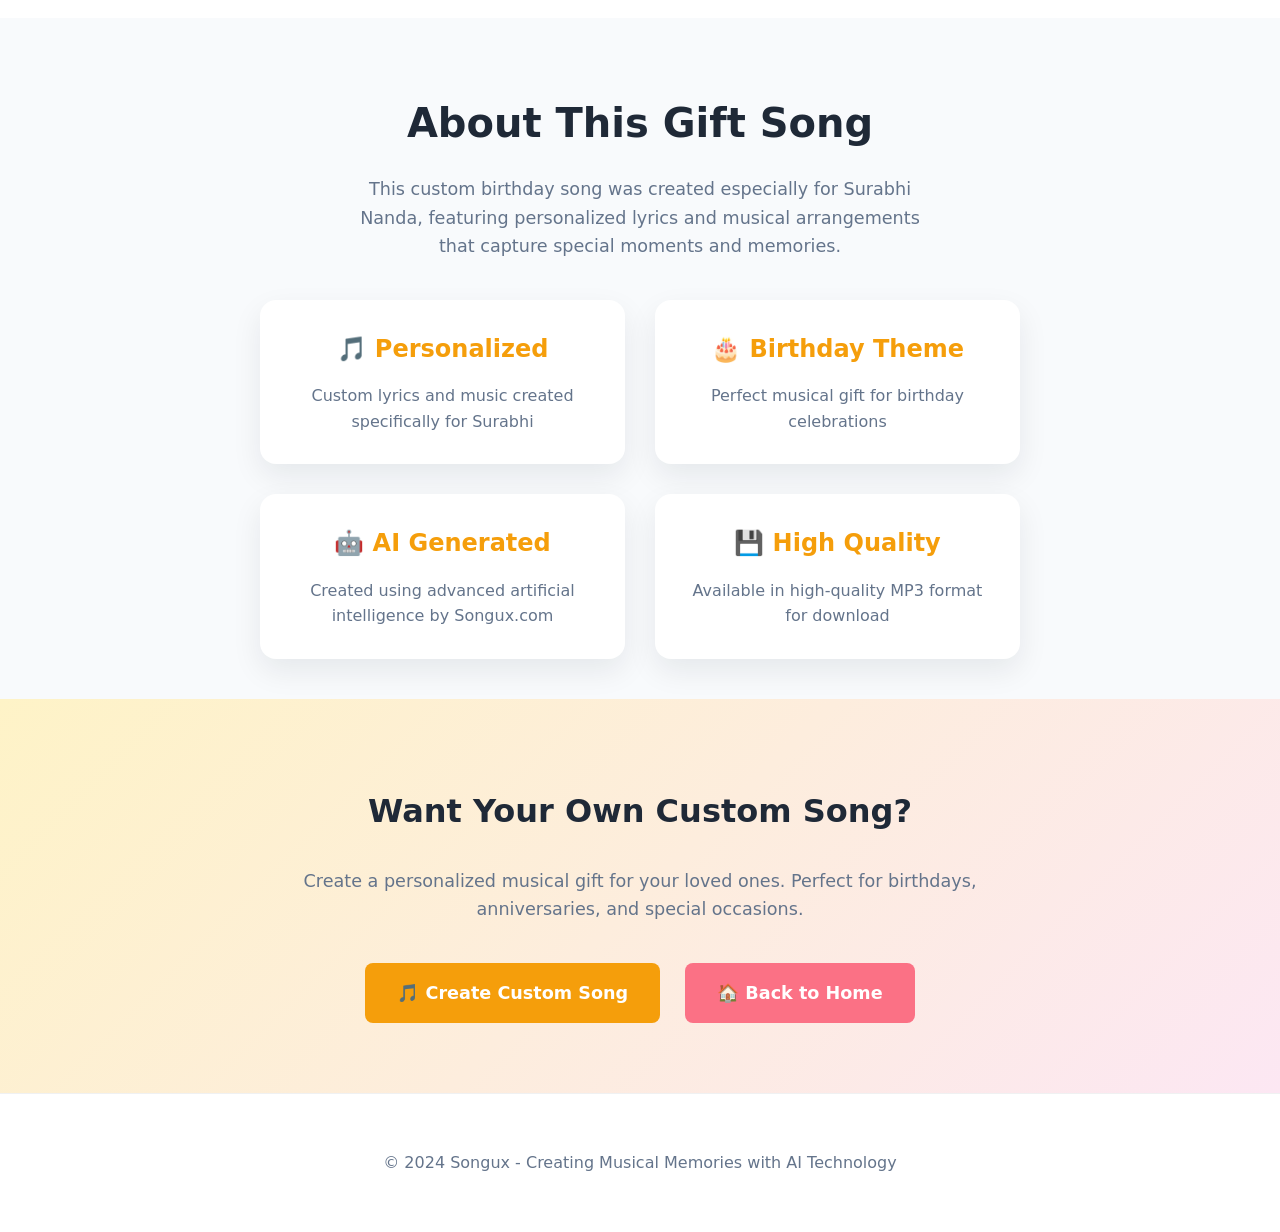
<file: gift-song-surabhi.html>
<!DOCTYPE html>
<html lang="en">
<head>
  <script src="google-analytics.js"></script>
  
  <!-- Essentials -->
  <meta charset="utf-8" />
  <meta name="viewport" content="width=device-width, initial-scale=1" />
  <title>Surabhi Nanda - Birthday Song | Songux</title>
  <meta name="description" content="Listen to this beautiful custom birthday song created for Surabhi Nanda. A personalized musical gift that captures special moments." />
  <link rel="canonical" href="https://songux.com/gift-song-surabhi.html" />
  <meta name="theme-color" content="#ffffff" />
  <!-- Favicon -->
  <link rel="icon" href="data:image/svg+xml,%3Csvg xmlns='http://www.w3.org/2000/svg' viewBox='0 0 64 64'%3E%3Ccircle cx='32' cy='32' r='30' fill='%23f59e0b'/%3E%3Ctext x='32' y='40' font-size='32' text-anchor='middle' fill='%23fff'%3E♪%3C/text%3E%3C/svg%3E" />

  <!-- Open Graph / Twitter -->
  <meta property="og:title" content="Surabhi Nanda - Birthday Song | Songux" />
  <meta property="og:description" content="Listen to this beautiful custom birthday song created for Surabhi Nanda. A personalized musical gift that captures special moments." />
  <meta property="og:type" content="website" />
  <meta property="og:url" content="https://songux.com/gift-song-surabhi.html" />
  <meta property="og:image" content="data:image/svg+xml,%3Csvg xmlns='http://www.w3.org/2000/svg' width='1200' height='630' viewBox='0 0 1200 630'%3E%3Cdefs%3E%3ClinearGradient id='g' x1='0' x2='1'%3E%3Cstop stop-color='%23ffb703'/%3E%3Cstop offset='1' stop-color='%23fb7185'/%3E%3C/linearGradient%3E%3C/defs%3E%3Crect fill='%23ffffff' width='1200' height='630'/%3E%3Ccircle cx='150' cy='120' r='12' fill='%23a78bfa'/%3E%3Ccircle cx='1080' cy='520' r='10' fill='%23fb7185'/%3E%3Crect x='70' y='480' width='20' height='20' fill='%23f59e0b'/%3E%3Crect x='980' y='80' width='18' height='18' fill='%230ea5e9'/%3E%3Ctext x='80' y='340' font-family='Segoe UI,Arial,sans-serif' font-size='72' font-weight='700' fill='url(%23g)'%3ECustom Song Gifts%3E/text%3E%3Ctext x='80' y='390' font-family='Segoe UI,Arial,sans-serif' font-size='28' fill='%23333'%3EThe Most Personal Gift You'll Ever Give%3E/text%3E%3C/svg%3E" />
  <meta name="twitter:card" content="summary_large_image" />

  <!-- Styles -->
  <style>
    :root{
      --bg:#ffffff;
      --text:#1f2937;
      --muted:#64748b;
      --brand:#f59e0b;
      --brand-2:#fb7185;
      --brand-3:#0ea5e9;
      --accent:#a78bfa;
      --ring: rgba(15, 23, 42, .06);
      --card:#ffffff;
      --shadow: 0 12px 30px rgba(17, 24, 39, .08);
      --radius: 16px;
      --maxw: 800px;
    }
    *{box-sizing:border-box}
    html,body{margin:0}
    body{
      font-family: ui-sans-serif, system-ui, -apple-system, Segoe UI, Roboto, Arial, "Apple Color Emoji", "Segoe UI Emoji", sans-serif;
      color:var(--text);
      background: var(--bg);
      line-height:1.6;
      -webkit-font-smoothing:antialiased;
      text-rendering:optimizeLegibility;
    }
    img{max-width:100%;height:auto;display:block}
    a{color:inherit;text-decoration:none}
    .container{max-width:var(--maxw);margin:0 auto;padding:0 20px}

    /* Hero section */
    .hero{
      padding: 80px 0 60px;
      background: linear-gradient(135deg, #fef3c7 0%, #fce7f3 100%);
      text-align: center;
    }
    .hero .h1{
      font-size: 3.5rem;
      font-weight: 800;
      margin: 0 0 20px;
      background: linear-gradient(135deg, var(--brand), var(--brand-2));
      -webkit-background-clip: text;
      -webkit-text-fill-color: transparent;
      background-clip: text;
    }
    .hero .sub{
      font-size: 1.25rem;
      color: var(--muted);
      margin: 0 0 40px;
      max-width: 600px;
      margin-left: auto;
      margin-right: auto;
    }

    /* Audio player section */
    .audio-section{
      padding: 60px 0;
      text-align: center;
    }
    .audio-card{
      background: white;
      border-radius: var(--radius);
      padding: 40px;
      box-shadow: var(--shadow);
      margin-bottom: 40px;
    }
    .song-title{
      font-size: 2rem;
      font-weight: 700;
      color: var(--text);
      margin: 0 0 10px;
    }
    .song-subtitle{
      font-size: 1.1rem;
      color: var(--muted);
      margin: 0 0 30px;
    }
    .audio-player{
      width: 100%;
      max-width: 500px;
      margin: 0 auto 30px;
      border-radius: 12px;
      overflow: hidden;
      box-shadow: 0 4px 20px rgba(0,0,0,0.1);
    }
    .audio-player audio{
      width: 100%;
      height: 60px;
    }
    .download-btn{
      display: inline-flex;
      align-items: center;
      gap: 8px;
      background: var(--brand);
      color: white;
      padding: 12px 24px;
      border-radius: 8px;
      font-weight: 600;
      transition: all 0.2s ease;
      text-decoration: none;
      margin: 0 10px 10px;
    }
    .download-btn:hover{
      background: #d97706;
      transform: translateY(-2px);
    }

    /* Social platforms section */
    .social-platforms{
      margin: 30px 0;
      display: flex;
      flex-wrap: wrap;
      justify-content: center;
      gap: 15px;
      background: #f8fafc;
      padding: 20px;
      border-radius: 12px;
      border: 1px solid #e2e8f0;
    }
    .platform{
      padding: 8px 16px;
      border-radius: 20px;
      font-weight: 600;
      font-size: 14px;
      color: white;
      cursor: pointer;
      transition: all 0.2s ease;
      text-decoration: none;
      display: inline-block;
    }
    .platform:hover{
      transform: translateY(-2px);
      box-shadow: 0 4px 15px rgba(0,0,0,0.2);
    }
    .platform.facebook{background: #1877f2;}
    .platform.facebook:hover{background: #166fe5;}
    .platform.twitter{background: #1da1f2;}
    .platform.twitter:hover{background: #1a91da;}
    .platform.instagram{background: linear-gradient(45deg, #f09433 0%,#e6683c 25%,#dc2743 50%,#cc2366 75%,#bc1888 100%);}
    .platform.instagram:hover{opacity: 0.9;}
    .platform.tiktok{background: #000000;}
    .platform.tiktok:hover{background: #333333;}
    .platform.whatsapp{background: #25d366;}
    .platform.whatsapp:hover{background: #128c7e;}
    .platform.telegram{background: #0088cc;}
    .platform.telegram:hover{background: #006699;}
    .platform.copy{background: var(--brand);}
    .platform.copy:hover{background: #d97706;}

    /* Info section */
    .info-section{
      padding: 40px 0;
      background: #f8fafc;
    }
    .info-grid{
      display: grid;
      grid-template-columns: repeat(auto-fit, minmax(250px, 1fr));
      gap: 30px;
      margin-top: 40px;
    }
    .info-card{
      background: white;
      padding: 30px;
      border-radius: var(--radius);
      text-align: center;
      box-shadow: var(--shadow);
    }
    .info-card h3{
      color: var(--brand);
      margin: 0 0 15px;
      font-size: 1.5rem;
    }
    .info-card p{
      color: var(--muted);
      margin: 0;
    }

    /* CTA section */
    .cta-section{
      padding: 60px 0;
      text-align: center;
      background: linear-gradient(135deg, #fef3c7 0%, #fce7f3 100%);
    }
    .cta-btn{
      display: inline-block;
      background: var(--brand);
      color: white;
      padding: 16px 32px;
      border-radius: 8px;
      font-weight: 600;
      font-size: 1.1rem;
      transition: all 0.2s ease;
      text-decoration: none;
      margin: 0 10px 10px;
    }
    .cta-btn:hover{
      background: #d97706;
      transform: translateY(-2px);
    }
    .cta-btn.secondary{
      background: var(--brand-2);
    }
    .cta-btn.secondary:hover{
      background: #e11d48;
    }

    /* Footer */
    footer{
      padding: 40px 0;
      color: var(--muted);
      border-top: 1px solid var(--ring);
      background: white;
      text-align: center;
    }

    /* Mobile responsiveness */
    @media (max-width: 768px) {
      .hero .h1{
        font-size: 2.5rem;
      }
      .hero .sub{
        font-size: 1.1rem;
      }
      .audio-card{
        padding: 30px 20px;
      }
      .song-title{
        font-size: 1.5rem;
      }
      .info-grid{
        grid-template-columns: 1fr;
        gap: 20px;
      }
      .cta-btn{
        display: block;
        margin: 10px auto;
        max-width: 250px;
      }
      .social-platforms{
        flex-direction: column;
        align-items: center;
      }
      .platform{
        width: 100%;
        max-width: 200px;
        justify-content: center;
      }
    }
  </style>
</head>
<body>
  <!-- Hero Section -->
  <section class="hero">
    <div class="container">
      <h1 class="h1">🎵 Custom Birthday Song</h1>
      <p class="sub">A personalized musical gift created with love and care</p>
    </div>
  </section>

  <!-- Audio Player Section -->
  <section class="audio-section">
    <div class="container">
      <!-- Bulk Download Section -->
      <div class="audio-card" style="background: linear-gradient(135deg, #fef3c7 0%, #fce7f3 100%); border: 2px solid var(--brand);">
        <h2 class="song-title" style="color: var(--brand);">🎵 Complete Gift Package</h2>
        <p class="song-subtitle">Download Surabhi's beautiful custom birthday song</p>
        
        <div style="display: flex; flex-wrap: wrap; justify-content: center; gap: 15px; margin: 20px 0;">
          <a href="assets/Gift_Songs/Surabhi Nanda - Birthday song - Songux.mp3" download class="download-btn" style="background: var(--brand-2);">
            📥 Download Birthday Song
          </a>
        </div>

        <div class="social-platforms">
          <a href="#" onclick="shareOnFacebook('Surabhi Nanda - Custom Birthday Song', 'Check out this beautiful custom birthday song created for Surabhi Nanda! A personalized musical gift by Songux.com')" class="platform facebook">Share on Facebook</a>
          <a href="#" onclick="shareOnTwitter('Surabhi Nanda - Custom Birthday Song', 'Check out this beautiful custom birthday song created for Surabhi Nanda! A personalized musical gift by Songux.com')" class="platform twitter">Share on Twitter</a>
          <a href="#" onclick="shareOnWhatsApp('Surabhi Nanda - Custom Birthday Song', 'Check out this beautiful custom birthday song created for Surabhi Nanda! A personalized musical gift by Songux.com')" class="platform whatsapp">Share on WhatsApp</a>
          <a href="#" onclick="copyToClipboard(window.location.href)" class="platform copy">Copy Link</a>
        </div>
      </div>

      <div class="audio-card">
        <h2 class="song-title">Happy Birthday, Surabhi Nanda!</h2>
        <p class="song-subtitle">A beautiful custom birthday song created especially for you</p>
        
        <div class="audio-player">
          <audio controls>
            <source src="assets/Gift_Songs/Surabhi Nanda - Birthday song - Songux.mp3" type="audio/mpeg">
            Your browser does not support the audio element.
          </audio>
        </div>
        
        <a href="assets/Gift_Songs/Surabhi Nanda - Birthday song - Songux.mp3" download class="download-btn">
          📥 Download Song
        </a>

        <div class="social-platforms">
          <a href="#" onclick="shareOnFacebook('Surabhi Nanda - Custom Birthday Song', 'Check out this beautiful custom birthday song created for Surabhi Nanda! A personalized musical gift by Songux.com')" class="platform facebook">Facebook</a>
          <a href="#" onclick="shareOnTwitter('Surabhi Nanda - Custom Birthday Song', 'Check out this beautiful custom birthday song created for Surabhi Nanda! A personalized musical gift by Songux.com')" class="platform twitter">Twitter</a>
          <a href="#" onclick="shareOnInstagram('Surabhi Nanda - Custom Birthday Song', 'Check out this beautiful custom birthday song created for Surabhi Nanda! A personalized musical gift by Songux.com')" class="platform instagram">Instagram</a>
          <a href="#" onclick="shareOnTikTok('Surabhi Nanda - Custom Birthday Song', 'Check out this beautiful custom birthday song created for Surabhi Nanda! A personalized musical gift by Songux.com')" class="platform tiktok">TikTok</a>
          <a href="#" onclick="shareOnWhatsApp('Surabhi Nanda - Custom Birthday Song', 'Check out this beautiful custom birthday song created for Surabhi Nanda! A personalized musical gift by Songux.com')" class="platform whatsapp">WhatsApp</a>
          <a href="#" onclick="shareOnTelegram('Surabhi Nanda - Custom Birthday Song', 'Check out this beautiful custom birthday song created for Surabhi Nanda! A personalized musical gift by Songux.com')" class="platform telegram">Telegram</a>
          <a href="#" onclick="copyToClipboard(window.location.href)" class="platform copy">Copy Link</a>
        </div>
      </div>
    </div>
  </section>

  <!-- Info Section -->
  <section class="info-section">
    <div class="container">
      <h2 style="text-align: center; font-size: 2.5rem; margin-bottom: 20px; color: var(--text);">About This Gift Song</h2>
      <p style="text-align: center; font-size: 1.1rem; margin-bottom: 40px; color: var(--muted); max-width: 600px; margin-left: auto; margin-right: auto;">
        This custom birthday song was created especially for Surabhi Nanda, featuring personalized lyrics and musical arrangements that capture special moments and memories.
      </p>
      
      <div class="info-grid">
        <div class="info-card">
          <h3>🎵 Personalized</h3>
          <p>Custom lyrics and music created specifically for Surabhi</p>
        </div>
        <div class="info-card">
          <h3>🎂 Birthday Theme</h3>
          <p>Perfect musical gift for birthday celebrations</p>
        </div>
        <div class="info-card">
          <h3>🤖 AI Generated</h3>
          <p>Created using advanced artificial intelligence by Songux.com</p>
        </div>
        <div class="info-card">
          <h3>💾 High Quality</h3>
          <p>Available in high-quality MP3 format for download</p>
        </div>
      </div>
    </div>
  </section>

  <!-- CTA Section -->
  <section class="cta-section">
    <div class="container">
      <h2 style="font-size: 2rem; margin-bottom: 30px; color: var(--text);">Want Your Own Custom Song?</h2>
      <p style="font-size: 1.1rem; margin-bottom: 40px; color: var(--muted);">
        Create a personalized musical gift for your loved ones. Perfect for birthdays, anniversaries, and special occasions.
      </p>
      <a href="index.html" class="cta-btn">🎵 Create Custom Song</a>
      <a href="index.html" class="cta-btn secondary">🏠 Back to Home</a>
    </div>
  </section>

  <!-- Footer -->
  <footer>
    <div class="container">
      <p>© 2024 Songux - Creating Musical Memories with AI Technology</p>
    </div>
  </footer>

  <!-- Social Media Sharing JavaScript -->
  <script>
    // Update Open Graph URL to current page location for proper social sharing
    document.addEventListener('DOMContentLoaded', function() {
      const currentUrl = window.location.href;
      const ogUrlMeta = document.querySelector('meta[property="og:url"]');
      if (ogUrlMeta) {
        ogUrlMeta.setAttribute('content', currentUrl);
      }
    });

    function shareOnFacebook(title, description, url) {
      const shareUrl = `https://www.facebook.com/sharer/sharer.php?u=${encodeURIComponent(url || window.location.href)}&quote=${encodeURIComponent(description)}`;
      window.open(shareUrl, '_blank', 'width=600,height=400');
    }

    function shareOnTwitter(title, description, url) {
      const shareUrl = `https://twitter.com/intent/tweet?text=${encodeURIComponent(description)}&url=${encodeURIComponent(url || window.location.href)}`;
      window.open(shareUrl, '_blank', 'width=600,height=400');
    }

    function shareOnInstagram(title, description, url) {
      const currentUrl = url || window.location.href;
      const text = `${description}\n\n${currentUrl}`;
      if (navigator.clipboard) {
        navigator.clipboard.writeText(text).then(() => {
          alert('Text copied to clipboard! You can now paste it in Instagram.');
        });
      } else {
        // Fallback for older browsers
        const textArea = document.createElement('textarea');
        textArea.value = text;
        document.body.appendChild(textArea);
        textArea.select();
        document.execCommand('copy');
        document.body.removeChild(textArea);
        alert('Text copied to clipboard! You can now paste it in Instagram.');
      }
    }

    function shareOnTikTok(title, description, url) {
      const currentUrl = url || window.location.href;
      const text = `${description}\n\n${currentUrl}`;
      if (navigator.clipboard) {
        navigator.clipboard.writeText(text).then(() => {
          alert('Text copied to clipboard! You can now paste it in TikTok.');
        });
      } else {
        // Fallback for older browsers
        const textArea = document.createElement('textarea');
        textArea.value = text;
        document.body.appendChild(textArea);
        textArea.select();
        document.execCommand('copy');
        document.body.removeChild(textArea);
        alert('Text copied to clipboard! You can now paste it in TikTok.');
      }
    }

    // Additional social sharing functions
    function shareOnWhatsApp(title, description, url) {
      const currentUrl = url || window.location.href;
      const text = `${description}\n\n${currentUrl}`;
      const shareUrl = `https://wa.me/?text=${encodeURIComponent(text)}`;
      window.open(shareUrl, '_blank');
    }

    function shareOnTelegram(title, description, url) {
      const currentUrl = url || window.location.href;
      const text = `${description}\n\n${currentUrl}`;
      const shareUrl = `https://t.me/share/url?url=${encodeURIComponent(currentUrl)}&text=${encodeURIComponent(description)}`;
      window.open(shareUrl, '_blank');
    }

    function copyToClipboard(text) {
      if (navigator.clipboard) {
        navigator.clipboard.writeText(text).then(() => {
          showToast('Link copied to clipboard!');
        });
      } else {
        // Fallback for older browsers
        const textArea = document.createElement('textarea');
        textArea.value = text;
        document.body.appendChild(textArea);
        textArea.select();
        document.execCommand('copy');
        document.body.removeChild(textArea);
        showToast('Link copied to clipboard!');
      }
    }

    function showToast(message) {
      // Create toast notification
      const toast = document.createElement('div');
      toast.style.cssText = `
        position: fixed;
        top: 20px;
        right: 20px;
        background: var(--brand);
        color: white;
        padding: 12px 20px;
        border-radius: 8px;
        box-shadow: 0 4px 12px rgba(0,0,0,0.15);
        z-index: 1000;
        font-weight: 600;
        transform: translateX(100%);
        transition: transform 0.3s ease;
      `;
      toast.textContent = message;
      document.body.appendChild(toast);
      
      // Animate in
      setTimeout(() => {
        toast.style.transform = 'translateX(0)';
      }, 100);
      
      // Remove after 3 seconds
      setTimeout(() => {
        toast.style.transform = 'translateX(100%)';
        setTimeout(() => {
          document.body.removeChild(toast);
        }, 300);
      }, 3000);
    }
  </script>
</body>
</html>
</file>
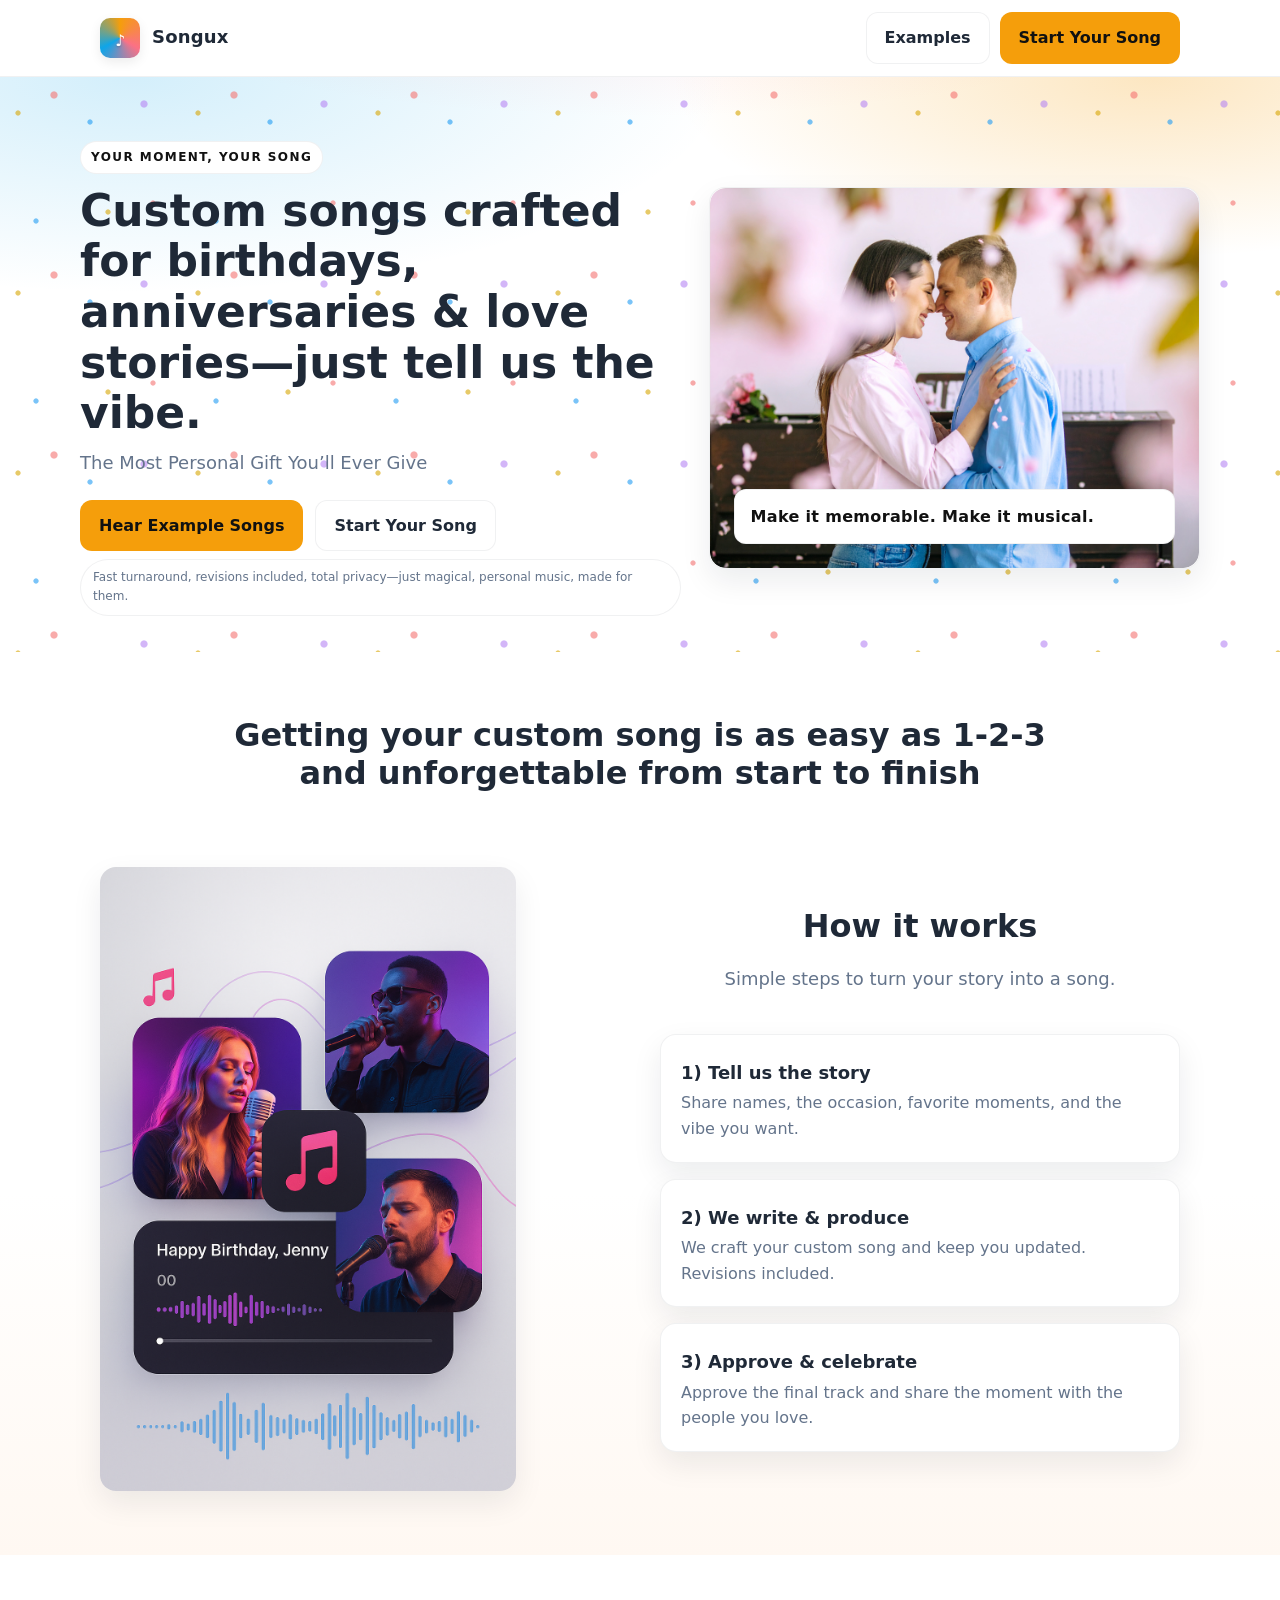
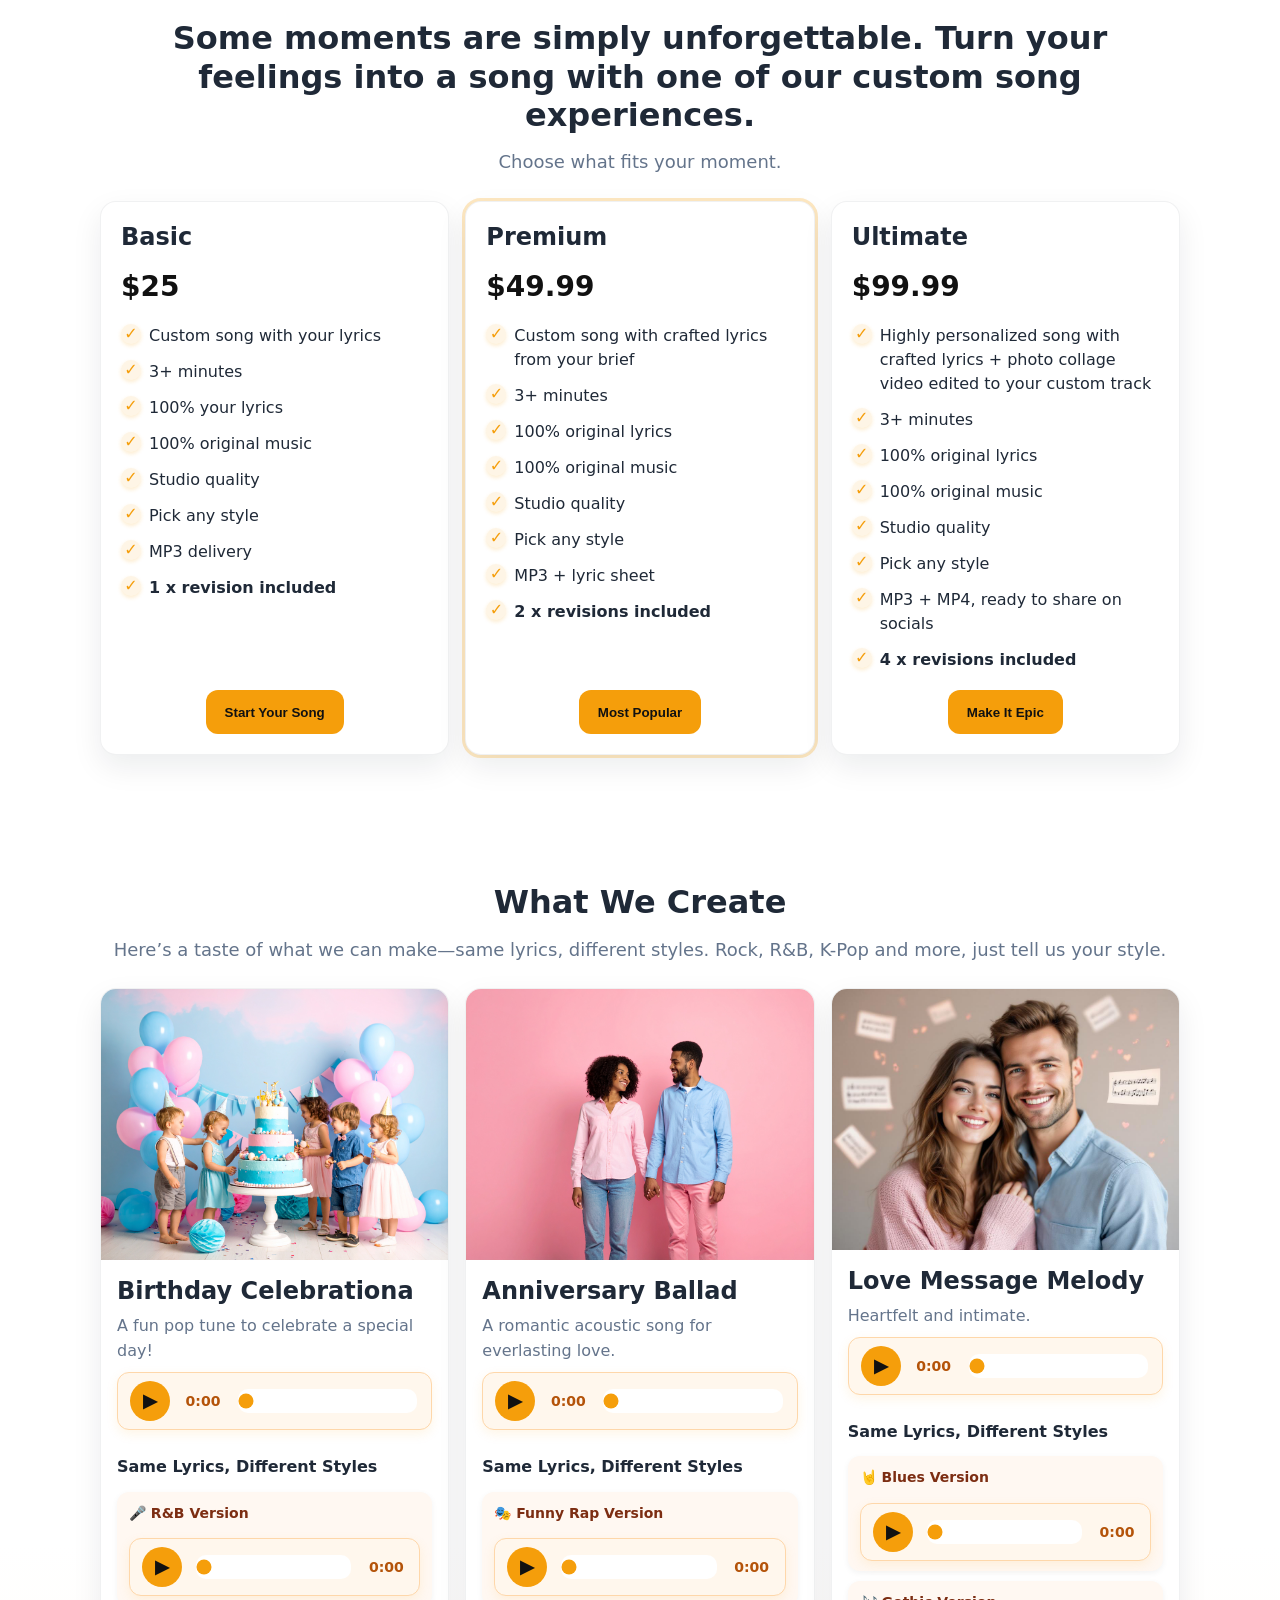
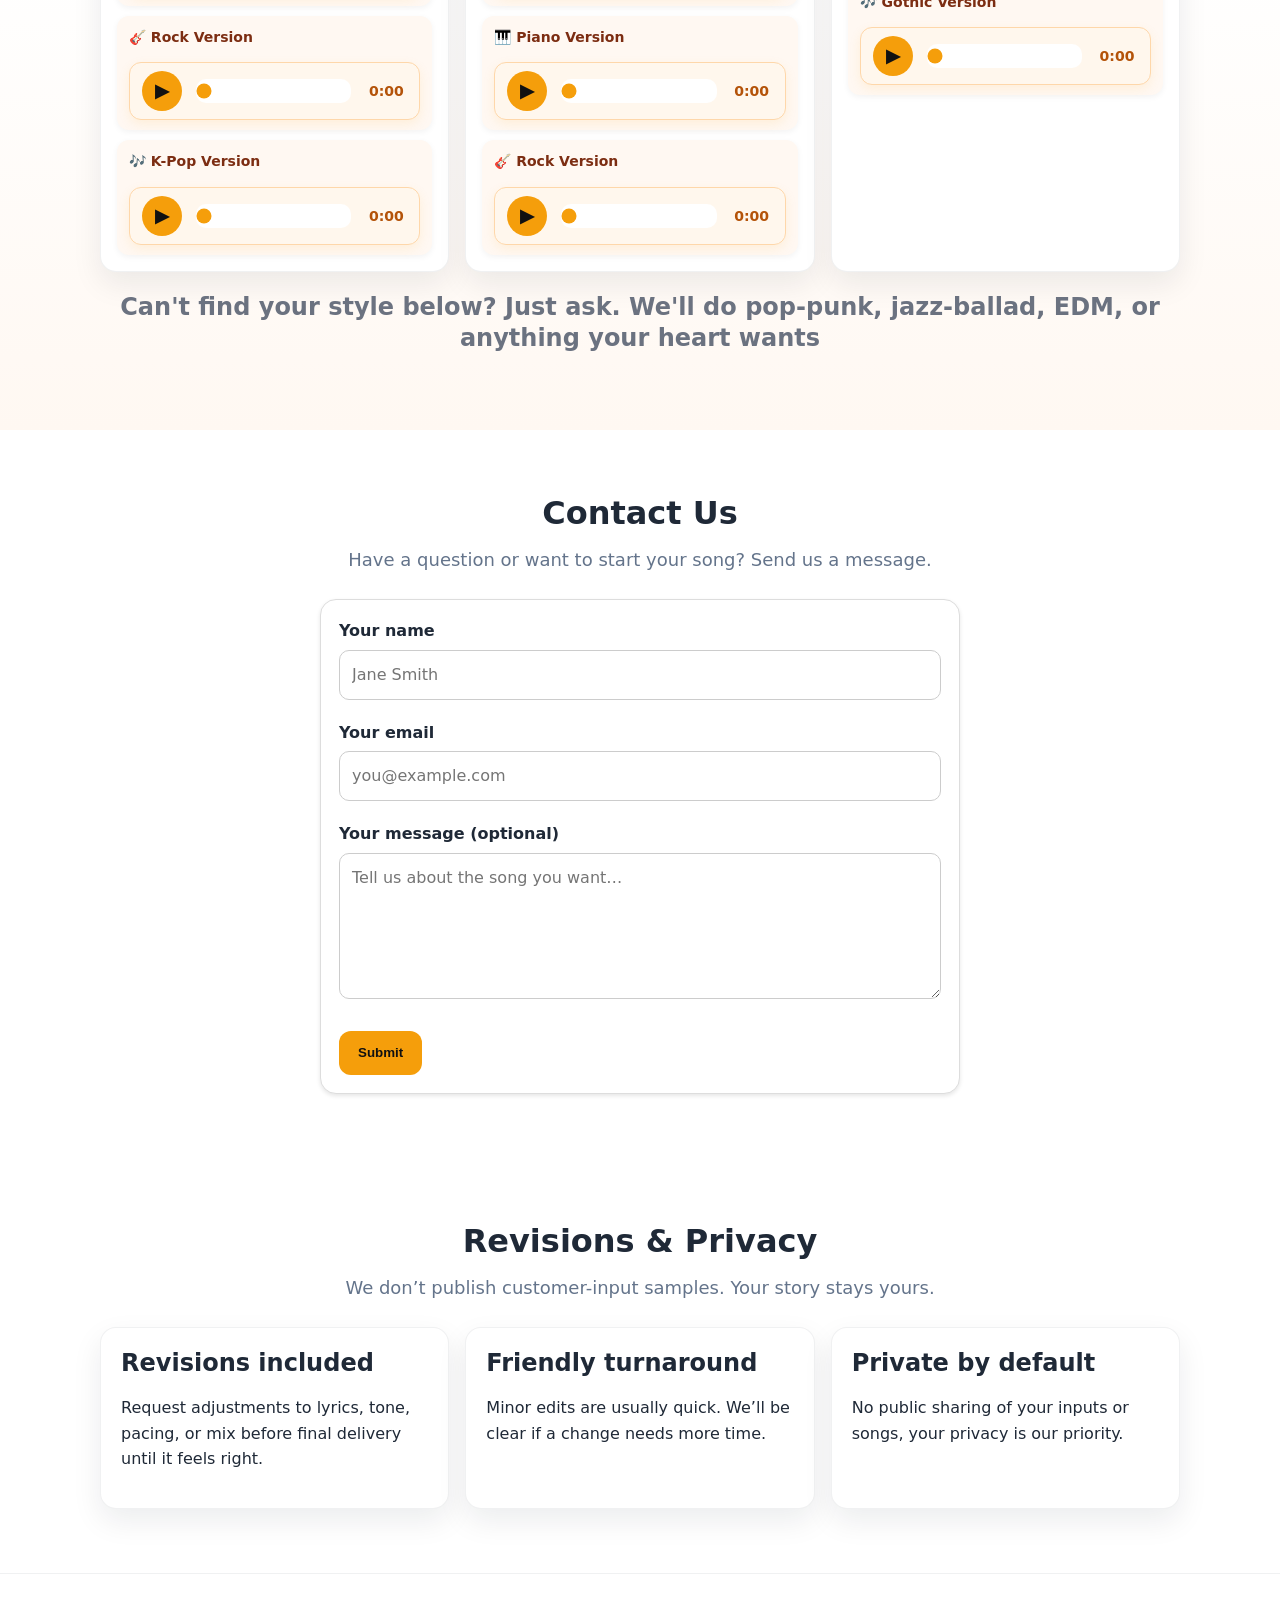
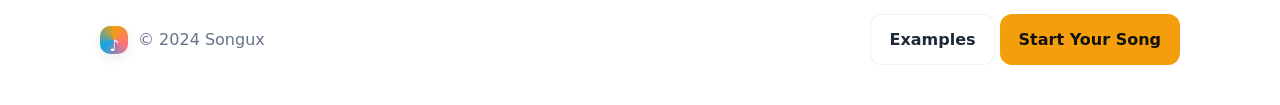
<file: index4.html>
<!DOCTYPE html>
<html lang="en">
<head>
  <!-- Essentials -->
  <meta charset="utf-8" />
  <meta name="viewport" content="width=device-width, initial-scale=1" />
  <title>The Most Personal Gift You'll Ever Give | Songux</title>
  <meta name="description" content="Create custom songs for birthdays, anniversaries, and love messages. Personalized music gifts - unforgettable moments." />
  <link rel="canonical" href="https://cineart-ai.github.io/CustomTuneAI/index3.html" />
  <meta name="theme-color" content="#ffffff" />
  <!-- Favicon to avoid 404 -->
  <link rel="icon" href="data:image/svg+xml,%3Csvg xmlns='http://www.w3.org/2000/svg' viewBox='0 0 64 64'%3E%3Ccircle cx='32' cy='32' r='30' fill='%23f59e0b'/%3E%3Ctext x='32' y='40' font-size='32' text-anchor='middle' fill='%23fff'%3E♪%3C/text%3E%3C/svg%3E" />

  <!-- Open Graph / Twitter -->
  <meta property="og:title" content="The Most Personal Gift You'll Ever Give" />
  <meta property="og:description" content="A custom song to celebrate birthdays, anniversaries, and love stories. Revisions included. Hear example songs and start your song today." />
  <meta property="og:type" content="website" />
  <meta property="og:url" content="https://cineart-ai.github.io/CustomTuneAI/index3.html" />
  <meta property="og:image" content="data:image/svg+xml,%3Csvg xmlns='http://www.w3.org/2000/svg' width='1200' height='630' viewBox='0 0 1200 630'%3E%3Cdefs%3E%3ClinearGradient id='g' x1='0' x2='1'%3E%3Cstop stop-color='%23ffb703'/%3E%3Cstop offset='1' stop-color='%23fb7185'/%3E%3C/linearGradient%3E%3C/defs%3E%3Crect fill='%23ffffff' width='1200' height='630'/%3E%3Ccircle cx='150' cy='120' r='12' fill='%23a78bfa'/%3E%3Ccircle cx='1080' cy='520' r='10' fill='%23fb7185'/%3E%3Crect x='70' y='480' width='20' height='20' fill='%23f59e0b'/%3E%3Crect x='980' y='80' width='18' height='18' fill='%230ea5e9'/%3E%3Ctext x='80' y='340' font-family='Segoe UI,Arial,sans-serif' font-size='72' font-weight='700' fill='url(%23g)'%3ECustom Song Gifts%3C/text%3E%3Ctext x='80' y='390' font-family='Segoe UI,Arial,sans-serif' font-size='28' fill='%23333'%3EThe Most Personal Gift You'll Ever Give%3C/text%3E%3C/svg%3E" />
  <meta name="twitter:card" content="summary_large_image" />



  <!-- Styles (same palette + confetti hero you liked) -->
  <style>
    :root{
      --bg:#ffffff;
      --text:#1f2937;      /* slate-800 */
      --muted:#64748b;     /* slate-500 */
      --brand:#f59e0b;     /* amber-500 */
      --brand-2:#fb7185;   /* rose-400 */
      --brand-3:#0ea5e9;   /* sky-500 */
      --accent:#a78bfa;    /* violet-400 */
      --ring: rgba(15, 23, 42, .06);
      --card:#ffffff;
      --shadow: 0 12px 30px rgba(17, 24, 39, .08);
      --radius: 16px;
      --maxw: 1120px;
    }
    *{box-sizing:border-box}
    html,body{margin:0}
    body{
      font-family: ui-sans-serif, system-ui, -apple-system, Segoe UI, Roboto, Arial, "Apple Color Emoji", "Segoe UI Emoji", sans-serif;
      color:var(--text);
      background: var(--bg);
      line-height:1.6;
      -webkit-font-smoothing:antialiased;
      text-rendering:optimizeLegibility;
    }
    img{max-width:100%;height:auto;display:block}
    a{color:inherit;text-decoration:none}
    .container{max-width:var(--maxw);margin:0 auto;padding:0 20px}
    
    /* Mobile container improvements */
    @media (max-width: 768px) {
      .container {
        padding: 0 16px;
      }
      
      /* Ensure hero section has proper mobile spacing */
      .hero .container {
        padding-left: 20px;
        padding-right: 20px;
      }
    }
    
    @media (max-width: 480px) {
      .container {
        padding: 0 12px;
      }
      
      /* Ensure hero section has proper mobile spacing */
      .hero .container {
        padding-left: 16px;
        padding-right: 16px;
      }
    }

    /* Confetti header background */
    .hero-wrap{
      position:relative;
      background:
        radial-gradient(1200px 400px at 50% -200px, rgba(251,113,133,.25), transparent 60%),
        radial-gradient(1000px 360px at 10% 0%, rgba(14,165,233,.18), transparent 60%),
        radial-gradient(800px 300px at 90% 0%, rgba(245,158,11,.25), transparent 60%),
        linear-gradient(180deg, #fff 0%, #fff 50%, #fff 100%);
      overflow:hidden;
    }
    .confetti{position:absolute; inset:0; pointer-events:none; opacity:.6}
    .confetti::before, .confetti::after{
      content:"";
      position:absolute; inset:0;
      background-image:
        radial-gradient(circle at 10% 20%, var(--brand) 2px, transparent 3px),
        radial-gradient(circle at 30% 10%, var(--brand-2) 3px, transparent 4px),
        radial-gradient(circle at 50% 25%, var(--brand-3) 2px, transparent 3px),
        radial-gradient(circle at 80% 15%, var(--accent) 3px, transparent 4px),
        radial-gradient(circle at 20% 80%, var(--brand-3) 2px, transparent 3px),
        radial-gradient(circle at 60% 75%, var(--brand) 2px, transparent 3px),
        radial-gradient(circle at 85% 70%, var(--brand-2) 2px, transparent 3px);
      background-repeat:repeat;
      background-size: 180px 180px;
      animation: confetti 18s linear infinite;
    }
    .confetti::after{animation-duration: 26s; opacity:.5; filter:hue-rotate(20deg)}
    @keyframes confetti { from{transform: translateY(-5%)} to{transform: translateY(5%)} }
    @media (prefers-reduced-motion:reduce){ .confetti::before,.confetti::after{animation:none} }

    /* Nav */
    .nav{
      position:sticky; top:0; z-index:40;
      backdrop-filter: saturate(140%) blur(8px);
      background: rgba(255,255,255,.7);
      border-bottom:1px solid var(--ring);
    }
    
    /* Ensure nav has relative positioning for dropdown */
    .nav-inner {
      position: relative;
    }
    .nav-inner{
      display:flex;
      align-items:center;
      justify-content:space-between;
      padding:12px 20px;
      position:relative;
    }
    .brand{display:flex;align-items:center;gap:12px}
    .brand-logo{
      width:40px;height:40px;border-radius:10px;
      background: conic-gradient(from 0deg, var(--brand), var(--brand-2), var(--brand-3), var(--brand));
      position:relative; box-shadow:0 4px 12px rgba(0,0,0,.08);
    }
    .brand-logo::after{
      content:"♪"; position:absolute; inset:auto 0 0 0; top:50%;
      transform:translateY(-50%); text-align:center; font-weight:900; color:#fff;
      text-shadow:0 1px 2px rgba(0,0,0,.2)
    }
    .brand h1{font-size:18px;margin:0;letter-spacing:.2px}
    .nav-actions{display:flex;gap:10px}
    .btn{
      display:inline-flex; align-items:center; justify-content:center;
      padding:12px 18px; border-radius:12px; border:1px solid transparent;
      font-weight:700; cursor:pointer; transition:transform .05s ease, opacity .2s ease, background .2s ease;
      text-align:center; white-space:nowrap;
      min-height:44px;
      touch-action:manipulation;
      -webkit-tap-highlight-color:transparent;
    }
    .btn:active{transform:translateY(1px)}
    .btn.primary{background:var(--brand); color:#111}
    .btn.secondary{background:#fff; border-color:var(--ring); color:var(--text)}
    .btn.block{width:100%}

    /* Hero */
    .hero{ position:relative; padding:64px 0 36px }
    .hero-grid{ display:grid; gap:28px; align-items:center }
    @media (min-width:920px){ .hero-grid{ grid-template-columns:1.1fr .9fr } }
    
    /* Ensure hero content has proper padding */
    .hero-grid > div:first-child {
      padding-left: 0;
      padding-right: 0;
    }
    
    @media (max-width: 768px) {
      .hero-grid > div:first-child {
        padding-left: 20px;
        padding-right: 20px;
      }
    }
    
    @media (max-width: 480px) {
      .hero-grid > div:first-child {
        padding-left: 16px;
        padding-right: 16px;
      }
    }
    
    /* Mobile hero improvements */
    @media (max-width: 768px) {
      .hero {
        padding: 48px 0 24px;
      }
      .hero-grid {
        gap: 20px;
      }
      
      /* Add horizontal padding to hero content */
      .hero .container {
        padding-left: 20px;
        padding-right: 20px;
      }
    }
    
    @media (max-width: 480px) {
      .hero {
        padding: 32px 0 20px;
      }
      .hero-grid {
        gap: 16px;
      }
      
      /* Increase horizontal padding on small mobile */
      .hero .container {
        padding-left: 16px;
        padding-right: 16px;
      }
    }
    .kicker{ display:inline-block; color:#111; background:#fff; border:1px solid var(--ring); border-radius:999px; padding:6px 10px; font-weight:800; letter-spacing:.12em; font-size:12px; text-transform:uppercase; margin-bottom:12px }
    .h1{ font-size:clamp(28px,5vw,44px); line-height:1.15; margin:0 0 10px }
    .sub{ color:var(--muted); font-size:clamp(15px,2.6vw,18px); margin:0 0 22px }
    
    /* Mobile hero content spacing */
    @media (max-width: 768px) {
      .hero .kicker {
        display: none;
      }
      
      .hero .h1 {
        margin-left: 0;
        margin-right: 0;
        text-align: left;
        padding-left: 20px;
        padding-right: 20px;
      }
      
      .hero .sub {
        margin-left: 0;
        margin-right: 0;
        text-align: left;
        padding-left: 20px;
        padding-right: 20px;
      }
      
      .hero .hero-cta {
        margin-left: 0;
        margin-right: 0;
        justify-content: center;
        padding-left: 20px;
        padding-right: 20px;
      }
      
      .hero .badges {
        margin-left: 0;
        margin-right: 0;
        text-align: center;
        padding-left: 20px;
        padding-right: 20px;
      }
      
      /* Ensure buttons don't touch screen edges */
      .hero .btn {
        min-width: 200px;
        justify-content: center;
      }
    }
    
    @media (max-width: 480px) {
      .hero .h1 {
        padding-left: 16px;
        padding-right: 16px;
      }
      
      .hero .sub {
        padding-left: 16px;
        padding-right: 16px;
      }
      
      .hero .hero-cta {
        padding-left: 16px;
        padding-right: 16px;
      }
      
      .hero .badges {
        padding-left: 16px;
        padding-right: 16px;
      }
      
      .hero .btn {
        min-width: 180px;
        width: 100%;
        max-width: 280px;
      }
    }
    .hero-card{ background:var(--card); border:1px solid var(--ring); border-radius:var(--radius); box-shadow:var(--shadow); overflow:hidden }
    .hero-art{
      aspect-ratio: 16 / 10; width:100%; display:block; background:
        linear-gradient(135deg, rgba(255,183,3,.18), rgba(251,113,133,.18)),
        linear-gradient(45deg, rgba(14,165,233,.15), rgba(167,139,250,.15));
      position:relative;
    }
    .hero-art::after{
      content:"Make it memorable. Make it musical."; position:absolute; inset:auto 24px 24px 24px;
      color:#111; font-weight:800; letter-spacing:.02em; background:#fff; border:1px solid var(--ring);
      border-radius:12px; padding:14px 16px; box-shadow:var(--shadow);
    }

    /* Badges */
    .badges{ display:flex; gap:10px; flex-wrap:wrap; margin-top:8px }
    .badge{ background:#fff; border:1px solid var(--ring); padding:8px 12px; border-radius:999px; color:var(--muted); font-size:12px }

    /* Sections */
    .section{ padding:64px 0; background:#fff }
    .section.alt{ background:linear-gradient(180deg, #fff 0%, #fff 60%, #fff8f2 100%) }
    .section h2{ margin:0 0 14px; font-size:clamp(22px,4vw,32px) }
    .section p.lead{ color:var(--muted); margin:0 0 24px; font-size:18px }

    /* Heading Styles */
    h2{ 
      font-size:clamp(24px,4vw,36px); 
      font-weight:700; 
      margin:0 0 16px; 
      color:var(--text);
      line-height:1.2;
    }
    h3{ 
      font-size:clamp(18px,3vw,24px); 
      font-weight:600; 
      margin:0 0 12px; 
      color:var(--text);
      line-height:1.3;
    }

    /* Steps */
    .steps{ display:grid; gap:16px }
    @media (min-width:800px){ .steps{ grid-template-columns:repeat(3,1fr) } }
    .step{ background:#fff; padding:20px; border-radius:var(--radius); border:1px solid var(--ring); box-shadow:var(--shadow) }
    .step h3{ margin:6px 0 6px; font-size:18px }
    .step p{ margin:0; color:var(--muted) }

    /* How it works grid */
    .how-it-works-grid{ display:grid; gap:40px; align-items:center }
    @media (min-width:900px){ .how-it-works-grid{ grid-template-columns:1fr 1fr } }
    .how-image{ text-align:center }
    .how-image img{ max-width:80%; height:auto; border-radius:var(--radius); box-shadow:var(--shadow) }
    .how-steps{ display:grid; gap:16px }
    @media (max-width:899px){ .how-image{ display:none } }

    /* Pricing */
    .pricing{ display:grid; gap:16px; margin-top:10px }
    @media (min-width:900px){ .pricing{ grid-template-columns:repeat(3,1fr) } }
    .plan{ background:#fff; border:1px solid var(--ring); border-radius:var(--radius); padding:20px; display:flex; flex-direction:column; justify-content:space-between; box-shadow:var(--shadow); transition: all 0.3s ease; }
    .plan:hover{ transform: translateY(-2px); box-shadow: 0 20px 40px rgba(17, 24, 39, 0.12); }
    .price{ font-size:28px; font-weight:900; margin:6px 0 14px; color:#111 }
    .plan ul{ padding:0; margin:0 0 18px; list-style:none }
    .plan ul li{ 
      margin:12px 0; 
      color:var(--text); 
      position: relative;
      padding-left: 28px;
      font-weight: 500;
      line-height: 1.5;
    }
    .plan ul li::before {
      content: "✓";
      position: absolute;
      left: 0;
      top: 0;
      color: var(--brand);
      font-weight: bold;
      font-size: 16px;
      background: rgba(245, 158, 11, 0.1);
      width: 20px;
      height: 20px;
      border-radius: 50%;
      display: flex;
          align-items: center;
      justify-content: center;
      box-shadow: 0 2px 4px rgba(245, 158, 11, 0.2);
    }
    .plan .btn{ margin-top:auto }
    .plan.recommended{ outline:3px solid rgba(245,158,11,.25) }

    /* Mobile pricing improvements */
    @media (max-width: 768px) {
      .plan ul li::before {
        width: 18px;
        height: 18px;
        font-size: 14px;
      }
      .plan ul li {
        padding-left: 26px;
        font-size: 15px;
      }
      .price {
        font-size: 24px;
      }
    }

    /* Example songs */
    .examples{ display:grid; gap:16px }
    @media (min-width:900px){ .examples{ grid-template-columns:repeat(3,1fr) } }
    .example{ background:#fff; border:1px solid var(--ring); border-radius:var(--radius); box-shadow:var(--shadow); overflow:hidden }
    .example .content{ padding:16px }
    .example h3{ margin:0 0 6px }
    .example p{ margin:0; color:var(--muted) }
    audio{ width:100% }

    /* 🎵 Custom Audio Player (kept from your version) */
    .custom-player {
      display: flex; align-items: center; gap: 12px;
      background: #f0f9ff; border: 1px solid #bae6fd; border-radius: 12px;
      padding: 8px 12px; box-shadow: 0 4px 12px rgba(14, 165, 233, 0.15); margin-top: 8px;
      touch-action: manipulation;
    }
    .custom-player .play-btn{
      background: var(--brand-3); border: none; border-radius: 50%;
      width: 40px; height: 40px; cursor: pointer; font-weight: bold; font-size: 18px; color: #fff;
      display:flex; align-items:center; justify-content:center; transition: background .2s, transform .1s;
    }
    .custom-player .play-btn:hover{ background:#0284c7 }
    .custom-player .play-btn:active{ transform: scale(.95) }
    .custom-player .seek{ 
      flex:1; 
      accent-color: var(--brand-3); 
      cursor: pointer; 
      touch-action: manipulation;
      min-height: 24px;
    }
    .custom-player .time{ font-size:14px; font-weight:600; color:#0369a1; min-width:42px; text-align:center; }

    /* Variations */
    .variations-title { margin:24px 0 12px; font-size:16px; font-weight:800; }
    .variations { display:grid; gap:10px; }
    @media (min-width:720px){ .variations{ grid-template-columns:1fr; } }

    /* Warm theme for players/blocks */
    .custom-player.warm { background:#fff7ed; border:1px solid #fed7aa; box-shadow:0 4px 12px rgba(245,158,11,.10); }
    .custom-player.warm .play-btn{ background:#f59e0b; color:#111; font-weight:800; }
    .custom-player.warm .time{ color:#b45309; }
    .custom-player.warm .seek{ accent-color:#f59e0b; }
    .variation-block{ display:flex; flex-direction:column; gap:6px; padding:10px 12px; border-radius:12px; background:#fff8f2; box-shadow:0 2px 6px rgba(0,0,0,.05); }
    .variation-block .label{ font-weight:700; font-size:14px; color:#7c2d12; }

    /* Hide native controls for our custom players only */
    audio[controls]{ display:none !important; }
    audio[id^="song-"]{ display:none !important; }

    /* Revisions & Privacy */
    .cards{ display:grid; gap:16px }
    @media (min-width:800px){ .cards{ grid-template-columns:repeat(3,1fr) } }
    .card{ background:#fff; padding:20px; border-radius:var(--radius); border:1px solid var(--ring); box-shadow:var(--shadow) }

    /* Footer, Share, etc. */
    #share-discount{ background:#fff8f2; border-top:1px solid var(--ring); border-bottom:1px solid var(--ring) }
    #share-discount .wrap{ background:#fff; border:1px solid var(--ring); border-radius:var(--radius); padding:22px; box-shadow:var(--shadow) }
    #shareButton{ background:var(--brand); color:#111; border:none; border-radius:12px; padding:12px 18px; font-weight:800; cursor:pointer }
    #discountCode{ margin-top:16px; text-align:center; font-weight:900; color:#059669 }

    footer{ padding:40px 0; color:var(--muted); border-top:1px solid var(--ring); background:#fff }
    .footer-inner{ display:flex; gap:16px; flex-wrap:wrap; align-items:center; justify-content:space-between }
    .footer-brand{ display:flex; align-items:center; gap:10px }
    .footer-brand .brand-logo{ width:28px; height:28px }

    .m-sticky{ 
      position:fixed; 
      inset:auto 0 0 0; 
      z-index:45; 
      background:#fff; 
      border-top:1px solid var(--ring);
      display:flex; 
      gap:10px; 
      padding:12px 16px; 
      align-items:center; 
      justify-content:space-between;
      box-shadow:0 -4px 20px rgba(0,0,0,0.1);
    }
    .m-sticky .btn{ 
      flex:1;
      min-height:48px;
      font-size:14px;
      padding:12px 16px;
    }
    @media (min-width:780px){ .m-sticky{ display:none } }
    
    /* Mobile sticky navigation improvements */
    @media (max-width: 480px) {
      .m-sticky {
        padding: 10px 12px;
        gap: 8px;
      }
      .m-sticky .btn {
        min-height: 44px;
        font-size: 13px;
        padding: 10px 14px;
      }
    }

    .center{text-align:center}
    .mt-s{margin-top:10px}.mt-m{margin-top:18px}.mt-l{margin-top:28px}
    .sr-only{position:absolute;width:1px;height:1px;padding:0;margin:-1px;overflow:hidden;clip:rect(0,0,0,0);white-space:nowrap;border:0}

    /* Enhanced mobile responsiveness */
    @media (max-width: 768px) {
      .hero-grid {
        grid-template-columns: 1fr;
        gap: 20px;
      }
      .hero-card {
        display: none;
      }
      .pricing {
        grid-template-columns: 1fr;
        gap: 20px;
      }
      .plan {
        padding: 24px 20px;
      }
      .examples {
        grid-template-columns: 1fr;
        gap: 20px;
      }
      .example .content {
        padding: 20px;
      }
      .custom-player {
        padding: 12px 16px;
      }
      .custom-player .play-btn {
        width: 44px;
        height: 44px;
        font-size: 20px;
      }
      .variation-block {
        padding: 12px 16px;
      }
      .btn {
        padding: 14px 20px;
        font-size: 16px;
        min-height: 48px;
      }
      .how-it-works-grid {
        grid-template-columns: 1fr;
        gap: 24px;
      }
      .steps {
        grid-template-columns: 1fr;
        gap: 20px;
      }
      .step {
        padding: 24px 20px;
      }
      .cards {
        grid-template-columns: 1fr;
        gap: 20px;
      }
      .card {
        padding: 24px 20px;
      }
      .contact-form {
        padding: 20px;
        margin: 0 16px;
      }
    }

    /* Touch-friendly improvements for small screens */
    @media (max-width: 480px) {
      .container {
        padding: 0 16px;
      }
      .nav-inner {
        padding: 8px 16px;
      }
      .hero {
        padding: 48px 0 24px;
      }
      .section {
        padding: 48px 0;
      }
      .plan {
        padding: 20px 16px;
      }
      .example .content {
        padding: 16px;
      }
      .btn {
        padding: 16px 24px;
        min-height: 52px;
        font-size: 16px;
      }
      .custom-player {
        padding: 10px 14px;
      }
      .custom-player .play-btn {
        width: 48px;
        height: 48px;
        font-size: 22px;
      }
      .variation-block {
        padding: 10px 14px;
      }
      .step {
        padding: 20px 16px;
      }
      .card {
        padding: 20px 16px;
      }
      .contact-form {
        padding: 16px;
        margin: 0 12px;
      }
      .contact-form input,
      .contact-form textarea {
        padding: 14px 16px;
        font-size: 16px;
      }
      
      /* Mobile spacing improvements */
      .hero-grid {
        gap: 16px;
      }
      .pricing {
        gap: 16px;
      }
      .examples {
        gap: 16px;
      }
      .how-it-works-grid {
        gap: 20px;
      }
      .steps {
        gap: 16px;
      }
      .cards {
        gap: 16px;
      }
      
      /* Mobile text sizing */
      .h1 {
        font-size: clamp(24px, 6vw, 32px);
      }
      .sub {
        font-size: clamp(14px, 3vw, 16px);
      }
      h2 {
        font-size: clamp(20px, 5vw, 28px);
      }
      h3 {
        font-size: clamp(16px, 4vw, 20px);
      }
    }

    /* Ensure buttons are touch-friendly */
    .btn {
      touch-action: manipulation;
      -webkit-tap-highlight-color: transparent;
    }

    /* Improve form elements on mobile */
    input, textarea, select {
      -webkit-appearance: none;
      border-radius: 10px;
      font-size: 16px; /* Prevents zoom on iOS */
      line-height: 1.5;
    }
    
    /* Contact form mobile improvements */
    .contact-form {
      max-width: 640px;
      margin: 0 auto;
      background: #fff;
      border: 1px solid #ddd;
      border-radius: 16px;
      padding: 18px;
      box-shadow: 0 2px 4px rgba(0,0,0,0.1);
    }
    
    .contact-form label {
      display: block;
      margin-bottom: 8px;
      font-weight: 600;
      color: var(--text);
    }
    
    .contact-form input,
    .contact-form textarea {
      width: 100%;
      padding: 12px;
      border: 1px solid #ccc;
      border-radius: 10px;
      margin-top: 6px;
      margin-bottom: 12px;
      font-family: inherit;
      transition: border-color 0.2s ease;
    }
    
    .contact-form input:focus,
    .contact-form textarea:focus {
      outline: none;
      border-color: var(--brand);
      box-shadow: 0 0 0 3px rgba(245, 158, 11, 0.1);
    }

    /* Better mobile navigation */
    @media (max-width: 640px) {
      .nav-actions {
        gap: 8px;
      }
      .nav-actions .btn {
        padding: 10px 14px;
        font-size: 14px;
        min-height: 40px;
      }
      .brand h1 {
        font-size: 16px;
      }
      .brand-logo {
        width: 36px;
        height: 36px;
      }
      .nav-inner {
        padding: 8px 16px;
      }
    }
    
    /* Mobile navigation improvements */
    @media (max-width: 480px) {
      .nav-actions .btn {
        padding: 8px 12px;
        font-size: 13px;
        min-height: 38px;
      }
      .brand h1 {
        font-size: 15px;
      }
      .brand-logo {
        width: 32px;
        height: 32px;
      }
    }
    
    /* Mobile menu toggle */
    .mobile-menu-toggle {
      display: none;
      flex-direction: column;
      justify-content: space-around;
      width: 30px;
      height: 30px;
      background: transparent;
      border: none;
      cursor: pointer;
      padding: 0;
      z-index: 10;
      transition: all 0.3s ease;
    }
    
    .mobile-menu-toggle:hover {
      opacity: 0.8;
    }
    
    .mobile-menu-toggle span {
      width: 100%;
      height: 3px;
      background: var(--text);
      border-radius: 2px;
      transition: all 0.3s ease;
    }
    
    /* Mobile menu styles - SIMPLIFIED */
    @media (max-width: 640px) {
      .mobile-menu-toggle {
        display: flex !important;
      }
      
      .nav-actions {
        display: none !important;
        position: absolute !important;
        top: 100% !important;
        left: 0 !important;
        right: 0 !important;
        width: 100% !important;
        background: #fff !important;
        flex-direction: column !important;
        padding: 20px !important;
        box-shadow: 0 4px 20px rgba(0,0,0,0.1) !important;
        z-index: 999 !important;
        border-top: 1px solid var(--ring) !important;
      }
      
      .nav-actions.active {
        display: flex !important;
      }
      
      .nav-actions .btn {
        width: 100% !important;
        margin-bottom: 10px !important;
        justify-content: center !important;
        padding: 16px 20px !important;
        min-height: 48px !important;
      }
    }
    

    
    /* Ensure nav-actions is visible on desktop */
    @media (min-width: 641px) {
      .nav-actions {
        display: flex !important;
        position: static;
        width: auto;
        height: auto;
        background: transparent;
        box-shadow: none;
        padding: 0;
        flex-direction: row;
      }
    }
    
    /* Navigation default state */
    .nav-actions {
      display: flex;
      gap: 10px;
      align-items: center;
    }
    

  </style>

  <!-- Structured Data (Product + FAQ) -->
  <script type="application/ld+json">
  {
    "@context":"https://schema.org",
    "@type":"Product",
    "name":"Custom Song Gift",
    "brand":{"@type":"Brand","name":"Songux"},
    "description":"A custom song to celebrate birthdays, anniversaries, and love stories. Revisions included.",
    "offers":[
      {"@type":"Offer","name":"Basic","priceCurrency":"USD","price":"25.00","availability":"https://schema.org/InStock"},
      {"@type":"Offer","name":"Premium","priceCurrency":"USD","price":"49.99","availability":"https://schema.org/InStock"},
      {"@type":"Offer","name":"Ultimate","priceCurrency":"USD","price":"99.99","availability":"https://schema.org/InStock"}
    ],
    "url":"https://cineart-ai.github.io/CustomTuneAI/index3.html"
  }
  </script>
  
  <!-- Individual Product Schemas for Rich Snippets -->
  <script type="application/ld+json">
  {
    "@context":"https://schema.org",
    "@type":"Product",
    "name":"Basic Custom Song Package",
    "description":"Custom song with your lyrics, 3+ minutes, MP3 delivery, 1 revision included",
    "brand":{"@type":"Brand","name":"Songux"},
    "category":"Custom Music Gift",
    "offers":{
      "@type":"Offer",
      "price":"25.00",
      "priceCurrency":"USD",
      "availability":"https://schema.org/InStock",
      "seller":{"@type":"Organization","name":"Songux"},
      "priceValidUntil":"2025-12-31"
    },
    "aggregateRating":{
      "@type":"AggregateRating",
      "ratingValue":"4.8",
      "reviewCount":"127"
    }
  }
  </script>
  
  <script type="application/ld+json">
  {
    "@context":"https://schema.org",
    "@type":"Product",
    "name":"Premium Custom Song Package",
    "description":"Custom song with crafted lyrics from your brief, 3+ minutes, MP3 + lyric sheet, 2 revisions included",
    "brand":{"@type":"Brand","name":"Songux"},
    "category":"Custom Music Gift",
    "offers":{
      "@type":"Offer",
      "price":"49.99",
      "priceCurrency":"USD",
      "availability":"https://schema.org/InStock",
      "seller":{"@type":"Organization","name":"Songux"},
      "priceValidUntil":"2025-12-31"
    },
    "aggregateRating":{
      "@type":"AggregateRating",
      "ratingValue":"4.9",
      "reviewCount":"89"
    }
  }
  </script>
  
  <script type="application/ld+json">
  {
    "@context":"https://schema.org",
    "@type":"Product",
    "name":"Ultimate Custom Song Package",
    "description":"Highly personalized song with crafted lyrics + photo collage video edited to your custom track, 3+ minutes, MP3 + MP4, 4 revisions included",
    "brand":{"@type":"Brand","name":"Songux"},
    "category":"Custom Music Gift",
    "offers":{
      "@type":"Offer",
      "price":"99.99",
      "priceCurrency":"USD",
      "availability":"https://schema.org/InStock",
      "seller":{"@type":"Organization","name":"Songux"},
      "priceValidUntil":"2025-12-31"
    },
    "aggregateRating":{
      "@type":"AggregateRating",
      "ratingValue":"5.0",
      "reviewCount":"156"
    }
  }
  </script>
  
  <!-- Organization Schema -->
  <script type="application/ld+json">
  {
    "@context":"https://schema.org",
    "@type":"Organization",
    "name":"Songux",
    "description":"Create custom songs for birthdays, anniversaries, and love messages. Personalized music gifts - unforgettable moments.",
    "url":"https://cineart-ai.github.io/CustomTuneAI/index3.html",
    "logo":"https://cineart-ai.github.io/CustomTuneAI/assets/images/Custom Tune AI.png",
    "sameAs":[
      "https://www.cineartai.com"
    ],
    "contactPoint":{
      "@type":"ContactPoint",
      "contactType":"customer service",
      "availableLanguage":"English"
    }
  }
  </script>
  
  <script type="application/ld+json">
  {
    "@context":"https://schema.org",
    "@type":"FAQPage",
    "mainEntity":[
      {"@type":"Question","name":"Do you include revisions?","acceptedAnswer":{"@type":"Answer","text":"Yes. You can request changes to lyrics, tone, pacing, or mix before final delivery."}},
      {"@type":"Question","name":"How do I start?","acceptedAnswer":{"@type":"Answer","text":"Click 'Start Your Song' and tell us about the person, the occasion, and the vibe you want."}},
      {"@type":"Question","name":"Do you share my song publicly?","acceptedAnswer":{"@type":"Answer","text":"No. We do not publish customer-input samples without explicit permission."}}
    ]
  }
  </script>
</head>
<body>

  <!-- Mobile sticky CTA -->
  <div class="m-sticky" role="region" aria-label="Quick actions">
    <strong>🎁 Custom Song</strong>
    <a class="btn primary" href="#examples">Hear Examples</a>
    <a class="btn secondary" href="#pricing">Start Your Song</a>
  </div>

  <!-- Nav -->
  <nav class="nav" aria-label="Main">
    <div class="container nav-inner">
      <a href="#top" class="brand" aria-label="Songux home">
        <span class="brand-logo" aria-hidden="true"></span>
        <h1 style="margin:0;font-size:18px;">Songux</h1>
      </a>
      <button class="mobile-menu-toggle" aria-label="Toggle mobile menu">
        <span></span>
        <span></span>
        <span></span>
      </button>
      <div class="nav-actions">
        <a href="#examples" class="btn secondary">Examples</a>
        <a href="#pricing" class="btn primary">Start Your Song</a>
      </div>
    </div>
  </nav>

  <!-- Hero -->
  <header id="top" class="hero-wrap">
    <div class="confetti" aria-hidden="true"></div>
    <div class="container hero">
      <div class="hero-grid">
        <div>
          <span class="kicker">Your Moment, Your Song</span>
          <h2 class="h1">Custom songs crafted for birthdays, anniversaries & love stories—just tell us the vibe.</h2>
          <p class="sub">The Most Personal Gift You’ll Ever Give</p>

          <div class="hero-cta" style="display:flex;gap:12px;flex-wrap:wrap">
            <a href="#examples" class="btn primary">Hear Example Songs</a>
            <a href="#pricing" class="btn secondary">Start Your Song</a>
          </div>

          <div class="badges" aria-label="Highlights">
            <span class="badge">Fast turnaround, revisions included, total privacy—just magical, personal music, made for them.</span>
          </div>
        </div>

                 <div class="hero-card" aria-hidden="true">
           <div style="position:relative;">
             <img src="assets/images/Happy Couple/Custom AI Song happy couple, mid 20s, love, pink and blue tones, good looking people, musical scores 49828.jpg" alt="Custom love song for couples in romantic pop style with musical notes" style="width:100%;height:auto;border-radius:16px;" />
            <div style="position:absolute;inset:auto 24px 24px 24px;color:#111;font-weight:800;letter-spacing:.02em;background:#fff;border:1px solid var(--ring);border-radius:12px;padding:14px 16px;box-shadow:var(--shadow);">
              Make it memorable. Make it musical.
            </div>
          </div>
        </div>
      </div>
    </div>
  </header>

  <!-- How it works -->
  <section class="section alt" id="how">
    <div class="container">
      <h2 class="center" style="margin-bottom: 0px;">Getting your custom song is as easy as 1-2-3</h2>
      <h2 class="center" style="margin-top: 0;">and unforgettable from start to finish</h2>

      <div class="how-it-works-grid" style="margin-top: 75px;">
                 <div class="how-image">
           <img src="https://cineart-ai.github.io/CustomTuneAI/assets/images/singers.png" alt="Professional singers and musicians creating custom songs" />
        </div>
        <div class="how-steps">
          <h2 class="center" style="margin-bottom: 4px;">How it works</h2>
          <p class="lead center">Simple steps to turn your story into a song.</p>

          <div class="step" role="listitem">
            <h3>1) Tell us the story</h3>
            <p>Share names, the occasion, favorite moments, and the vibe you want.</p>
          </div>
          <div class="step" role="listitem">
            <h3>2) We write &amp; produce</h3>
            <p>We craft your custom song and keep you updated. Revisions included.</p>
          </div>
          <div class="step" role="listitem">
            <h3>3) Approve &amp; celebrate</h3>
            <p>Approve the final track and share the moment with the people you love.</p>
          </div>
        </div>
      </div>
    </div>
  </section>

  <!-- Pricing -->
  <section class="section" id="pricing">
    <div class="container">
      <h2 class="center">Some moments are simply unforgettable. Turn your feelings into a song with one of our custom song experiences.</h2>
      <p class="lead center">Choose what fits your moment.</p>

      <div class="pricing" role="list">
        <div class="plan" role="listitem" data-package="Basic">
          <div>
            <h3>Basic</h3>
            <div class="price">$25</div>
            <ul>
              <li>Custom song with your lyrics</li>
              <li>3+ minutes</li>
              <li>100% your lyrics</li>
              <li>100% original music</li>
              <li>Studio quality</li>
              <li>Pick any style </li>
              <li>MP3 delivery</li>
              <li><strong>1 x revision included</strong></li>
            </ul>
          </div>
          <!-- PayPal -->
          <form action="https://www.paypal.com/cgi-bin/webscr" method="post" target="_top" style="margin-top:auto;text-align:center">
            <input type="hidden" name="cmd" value="_s-xclick" />
            <input type="hidden" name="hosted_button_id" value="3SFJMYDX57Q3U" />
            <input type="hidden" name="custom" value="package=Basic" />
            <button type="submit" class="btn primary">Start Your Song</button>
          </form>
        </div>

        <div class="plan recommended" role="listitem" aria-label="Most popular plan" data-package="Premium">
          <div>
            <h3>Premium</h3>
            <div class="price">$49.99</div>
            <ul>
              <li>Custom song with crafted lyrics from your brief</li>
              <li>3+ minutes</li>
              <li>100% original lyrics</li>
              <li>100% original music</li>
              <li>Studio quality</li>
              <li>Pick any style </li>
              <li>MP3 + lyric sheet</li>
              <li><strong>2 x revisions included</strong></li>
            </ul>
          </div>
          <form action="https://www.paypal.com/cgi-bin/webscr" method="post" target="_top" style="margin-top:auto;text-align:center">
            <input type="hidden" name="cmd" value="_s-xclick" />
            <input type="hidden" name="hosted_button_id" value="EYYSFAKZHABMY" />
            <input type="hidden" name="custom" value="package=Premium" />
            <button type="submit" class="btn primary">Most Popular</button>
          </form>
        </div>

        <div class="plan" role="listitem" data-package="Ultimate">
          <div>
            <h3>Ultimate</h3>
            <div class="price">$99.99</div>
            <ul>
              <li>Highly personalized song with crafted lyrics + photo collage video edited to your custom track</li>
              <li>3+ minutes</li>
              <li>100% original lyrics</li>
              <li>100% original music</li>
              <li>Studio quality</li>
              <li>Pick any style </li>
              <li>MP3 + MP4, ready to share on socials</li>
              <li><strong>4 x revisions included</strong></li>
            </ul>
          </div>
          <form action="https://www.paypal.com/cgi-bin/webscr" method="post" target="_top" style="margin-top:auto;text-align:center">
            <input type="hidden" name="cmd" value="_s-xclick" />
            <input type="hidden" name="hosted_button_id" value="E3XDEL9GG4SXY" />
            <input type="hidden" name="custom" value="package=Ultimate" />
            <button type="submit" class="btn primary">Make It Epic</button>
          </form>
        </div>
      </div>
    </div>
  </section>

  <!-- Example Songs -->
  <section class="section alt" id="examples">
    <div class="container">
      <h2 class="center">What We Create</h2>
      <p class="lead center">Here’s a taste of what we can make—same lyrics, different styles. Rock, R&B, K-Pop and more, just tell us your style.</p>

      <div class="examples">
                 <article class="example">
           <img src="assets/images/Birthday Photos/Custom AI Song birthday party, blue and pink tones 700508.jpg" alt="Custom birthday jingle in fun pop style">
          <div class="content">
            <h3>Birthday Celebrationa</h3>
            <p>A fun pop tune to celebrate a special day!</p>

            <audio id="song-main-1" preload="none" src="assets/Samples_Songs/Sample-Jane-Birthday-K-pop-V1.mp3"></audio>
            <div class="custom-player warm" data-audio="song-main-1">
              <button class="play-btn" aria-label="Play/Pause">▶</button>
              <span class="time">0:00</span>
              <input type="range" class="seek" value="0" min="0" max="100" step="0.1" aria-label="Seek">
            </div>

            <h4 class="variations-title">Same Lyrics, Different Styles</h4>

            <div class="variations">
              <div class="variation-block">
                <span class="label">🎤 R&amp;B Version</span>
                <audio id="song-rnb-1" preload="none" src="assets/Samples_Songs/Sample-Jane-Birthday-RnB-V1.mp3"></audio>
                <div class="custom-player warm" data-audio="song-rnb-1">
                  <button class="play-btn" aria-label="Play/Pause">▶</button>
                  <input type="range" class="seek" value="0" min="0" max="100" step="0.1" aria-label="Seek">
                  <span class="time">0:00</span>
                </div>
              </div>
              <div class="variation-block">
                <span class="label">🎸 Rock Version</span>
                <audio id="song-rock-1" preload="none" src="assets/Samples_Songs/Sample-Jane-Birthday-Metal-V1.mp3"></audio>
                <div class="custom-player warm" data-audio="song-rock-1">
                  <button class="play-btn" aria-label="Play/Pause">▶</button>
                  <input type="range" class="seek" value="0" min="0" max="100" step="0.1" aria-label="Seek">
                  <span class="time">0:00</span>
                </div>
              </div>



              <div class="variation-block">
                <span class="label">🎶 K-Pop Version</span>
                <audio id="song-kpop-1" preload="none" src="assets/Samples_Songs/Sample-Jane-Birthday-K-pop-V2.mp3"></audio>
                <div class="custom-player warm" data-audio="song-kpop-1">
                  <button class="play-btn" aria-label="Play/Pause">▶</button>
                  <input type="range" class="seek" value="0" min="0" max="100" step="0.1" aria-label="Seek">
                  <span class="time">0:00</span>
                </div>
              </div>
            </div>
          </div>
        </article>

                 <article class="example">
           <img src="assets/images/Happy Couple/Custom AI Song happy couple, mid 20s, love, pink and blue tones, good looking people  75291.jpg" alt="Custom anniversary ballad in romantic acoustic style" />
          <div class="content">
            <h3>Anniversary Ballad</h3>
            <p>A romantic acoustic song for everlasting love.</p>

            <audio id="song-main-2" preload="none" src="assets/Samples_Songs/Sample-George-HappyAnniversary-Country-V1.mp3"></audio>
            <div class="custom-player warm" data-audio="song-main-2">
              <button class="play-btn" aria-label="Play/Pause">▶</button>
              <span class="time">0:00</span>
              <input type="range" class="seek" value="0" min="0" max="100" step="0.1" aria-label="Seek">
            </div>

            <h4 class="variations-title">Same Lyrics, Different Styles</h4>

            <div class="variations">
              <div class="variation-block">
                <span class="label">🎭 Funny Rap Version</span>
                <audio id="song-funny-2" preload="none" src="assets/Samples_Songs/Sample-George-HeppyAnniversary-FunnyRap-V1.mp3"></audio>
                <div class="custom-player warm" data-audio="song-funny-2">
                  <button class="play-btn" aria-label="Play/Pause">▶</button>
                  <input type="range" class="seek" value="0" min="0" max="100" step="0.1" aria-label="Seek">
                  <span class="time">0:00</span>
                </div>
              </div>
              <div class="variation-block">
                <span class="label">🎹 Piano Version</span>
                <audio id="song-piano-2" preload="none" src="assets/Samples_Songs/Sample-George-HappyAnniversary-Piano slow-V1.mp3"></audio>
                <div class="custom-player warm" data-audio="song-piano-2">
                  <button class="play-btn" aria-label="Play/Pause">▶</button>
                  <input type="range" class="seek" value="0" min="0" max="100" step="0.1" aria-label="Seek">
                  <span class="time">0:00</span>
                </div>
              </div>

              <div class="variation-block">
                <span class="label">🎸 Rock Version</span>
                <audio id="song-rock-2" preload="none" src="assets/Samples_Songs/Sample-George-HappyAnniversary-Rock-V1.mp3"></audio>
                <div class="custom-player warm" data-audio="song-rock-2">
                  <button class="play-btn" aria-label="Play/Pause">▶</button>
                  <input type="range" class="seek" value="0" min="0" max="100" step="0.1" aria-label="Seek">
                  <span class="time">0:00</span>
                </div>
              </div>


            </div>
          </div>
        </article>

                 <article class="example">
           <img src="assets/images/Happy Couple/Custom AI Song Flux_happy couple, mid 20s, love, pink and blue tones, good looking people, musical scores 158808.jpg" alt="Custom love message melody in heartfelt intimate style" />
          <div class="content">
            <h3>Love Message Melody</h3>
            <p>Heartfelt and intimate.</p>

            <audio id="song-main-3" preload="none" src="assets/Samples_Songs/Sample-Emma-LoveSong-Pop-Boyband-V1.mp3"></audio>
            <div class="custom-player warm" data-audio="song-main-3">
              <button class="play-btn" aria-label="Play/Pause">▶</button>
              <span class="time">0:00</span>
              <input type="range" class="seek" value="0" min="0" max="100" step="0.1" aria-label="Seek">
            </div>

            <h4 class="variations-title">Same Lyrics, Different Styles</h4>

            <div class="variations">
              <div class="variation-block">
                <span class="label">🤘 Blues Version</span>
                <audio id="song-metal-3" preload="none" src="assets/Samples_Songs/Sample-Emma-LoveSong-Blues-V1.mp3"></audio>
                <div class="custom-player warm" data-audio="song-metal-3">
                  <button class="play-btn" aria-label="Play/Pause">▶</button>
                  <input type="range" class="seek" value="0" min="0" max="100" step="0.1" aria-label="Seek">
                  <span class="time">0:00</span>
                </div>
              </div>

              <div class="variation-block">
                <span class="label">🎶 Gothic Version</span>
                <audio id="song-kpop-3" preload="none" src="assets/Samples_Songs/Sample-Emma-GothicPop-Instrumental-V1.mp3"></audio>
                <div class="custom-player warm" data-audio="song-kpop-3">
                  <button class="play-btn" aria-label="Play/Pause">▶</button>
                  <input type="range" class="seek" value="0" min="0" max="100" step="0.1" aria-label="Seek">
                  <span class="time">0:00</span>
                </div>
              </div>

              <!-- <div class="variation-block">
                <span class="label">🎤 R&amp;B Version</span>
                <audio id="song-rnb-3" preload="none" src="assets/Samples_Songs/Sample-Jane-Birthday-RnB-V2.mp3"></audio>
                <div class="custom-player warm" data-audio="song-rnb-3">
                  <button class="play-btn" aria-label="Play/Pause">▶</button>
                  <input type="range" class="seek" value="0" min="0" max="100" step="0.1" aria-label="Seek">
                  <span class="time">0:00</span>
                </div>
              </div> -->
            </div>
          </div>
        </article>
      </div>

      <h3 class="center" style="margin-top:20px;color:#6b7280">
        Can't find your style below? Just ask. We'll do pop-punk, jazz-ballad, EDM, or anything your heart wants
      </h3>
    </div>
  </section>
<!-- Contact Form -->
<section id="contact" class="section">
  <div class="container">
    <h2 class="center">Contact Us</h2>
    <p class="lead center">Have a question or want to start your song? Send us a message.</p>

         <form id="contactForm"
           method="POST"
           class="contact-form"
           style="max-width:640px;margin:0 auto;background:#fff;border:1px solid #ddd;border-radius:16px;padding:18px;box-shadow:0 2px 4px rgba(0,0,0,0.1)"
           aria-label="Contact form">
      <label>
        Your name
        <input required type="text" name="your-name" autocomplete="name"
               placeholder="Jane Smith"
               style="width:100%;padding:12px;border:1px solid #ccc;border-radius:10px;margin-top:6px;margin-bottom:12px"/>
      </label>
      <label>
        Your email
        <input required type="email" name="your-email" autocomplete="email"
               placeholder="you@example.com"
               style="width:100%;padding:12px;border:1px solid #ccc;border-radius:10px;margin-top:6px;margin-bottom:12px"/>
      </label>
      <label>
        Your message (optional)
        <textarea name="your-message" rows="5"
                  placeholder="Tell us about the song you want…"
                  style="width:100%;padding:12px;border:1px solid #ccc;border-radius:10px;margin-top:6px;margin-bottom:12px;resize:vertical;font-family:inherit;"></textarea>
      </label>

      <div id="contactMsg" style="margin:6px 0 12px; color:#64748b; font-size:14px;"></div>

      <div style="display:flex;gap:10px;flex-wrap:wrap">
        <button id="cf7-submit" class="btn primary" type="submit">Submit</button>
      </div>
    </form>
  </div>
</section>

<!-- CF7 REST API script -->
<script>
  // ===== Contact Form 7 REST submission (cross-origin) =====
  const CF7 = {
    id: 19587,
    endpoint: 'https://www.cineartai.com/wp-json/contact-form-7/v1/contact-forms/19587/feedback',
    unitTag: 'wpcf7-f19587-p19588-o1' // must match exactly what WP outputs
  };

  const form = document.getElementById('contactForm');
  const msg  = document.getElementById('contactMsg');
  const submitBtn = document.getElementById('cf7-submit');

  form.addEventListener('submit', async (e) => {
    e.preventDefault();
    msg.style.color = '#64748b';
    msg.textContent = 'Sending…';
    submitBtn.disabled = true;

    const fd = new FormData(form);

    // Required meta fields for CF7 REST
    fd.append('_wpcf7', String(CF7.id));
    fd.append('_wpcf7_unit_tag', CF7.unitTag);
    fd.append('_wpcf7_container_post', '19588'); // container post ID

    try {
      const res = await fetch(CF7.endpoint, { method: 'POST', body: fd });
      const data = await res.json();

      msg.textContent = data.message || 'Unexpected response.';
      msg.style.color = (data.status === 'mail_sent') ? '#059669' : '#b91c1c';

      if (data.status === 'mail_sent') {
        form.reset();
      }
    } catch (err) {
      msg.textContent = 'Network error. Please try again.';
      msg.style.color = '#b91c1c';
    } finally {
      submitBtn.disabled = false;
    }
  });
</script>

  <!-- Mobile Navigation JavaScript -->
  <script>
    // Mobile menu toggle functionality
    document.addEventListener('DOMContentLoaded', function() {
      console.log('Mobile menu script loaded');
      
      const mobileToggle = document.querySelector('.mobile-menu-toggle');
      const navActions = document.querySelector('.nav-actions');
      
      console.log('Mobile toggle found:', !!mobileToggle);
      console.log('Nav actions found:', !!navActions);
      
      if (mobileToggle && navActions) {
        console.log('Setting up mobile menu');
        
        mobileToggle.addEventListener('click', function(e) {
          e.preventDefault();
          e.stopPropagation();
          console.log('Mobile toggle clicked!');
          
          navActions.classList.toggle('active');
          console.log('Nav actions active:', navActions.classList.contains('active'));
          
          // Animate hamburger to X
          const spans = this.querySelectorAll('span');
          if (navActions.classList.contains('active')) {
            spans[0].style.transform = 'rotate(45deg) translate(5px, 5px)';
            spans[1].style.opacity = '0';
            spans[2].style.transform = 'rotate(-45deg) translate(7px, -6px)';
          } else {
            spans[0].style.transform = 'none';
            spans[1].style.opacity = '1';
            spans[2].style.transform = 'none';
          }
        });
        
        // Close menu when clicking outside
        document.addEventListener('click', function(e) {
          if (!mobileToggle.contains(e.target) && !navActions.contains(e.target)) {
            navActions.classList.remove('active');
            const spans = mobileToggle.querySelectorAll('span');
            spans[0].style.transform = 'none';
            spans[1].style.opacity = '1';
            spans[2].style.transform = 'none';
          }
        });
      } else {
        console.error('Mobile menu elements not found!');
      }
    });
  </script>

  <!-- Custom Audio Player JavaScript -->
  <script>
    // Custom Audio Player functionality
    document.addEventListener('DOMContentLoaded', function() {
      const players = document.querySelectorAll('.custom-player');
      console.log('Found', players.length, 'custom players');
      
      players.forEach((player, index) => {
        const playBtn = player.querySelector('.play-btn');
        const seekBar = player.querySelector('.seek');
        const timeDisplay = player.querySelector('.time');
        const audioId = player.getAttribute('data-audio');
        const audio = document.getElementById(audioId);
        
        console.log(`Player ${index + 1}:`, { audioId, audio: !!audio, playBtn: !!playBtn, seekBar: !!seekBar, timeDisplay: !!timeDisplay });
        
        if (!audio) {
          console.error(`Audio element not found for ID: ${audioId}`);
          return;
        }
        
        if (!playBtn || !seekBar || !timeDisplay) {
          console.error(`Missing elements for player ${index + 1}:`, { playBtn: !!playBtn, seekBar: !!seekBar, timeDisplay: !!timeDisplay });
          return;
        }
        
        // Play/Pause functionality
        playBtn.addEventListener('click', function() {
          console.log(`Play button clicked for ${audioId}`);
          
          if (audio.paused) {
            // Stop all other audio players first
            document.querySelectorAll('audio').forEach(a => {
              if (a !== audio) {
                a.pause();
                a.currentTime = 0;
                // Reset other play buttons
                const otherPlayer = a.parentElement.querySelector('.custom-player') || a.nextElementSibling;
                if (otherPlayer) {
                  const otherPlayBtn = otherPlayer.querySelector('.play-btn');
                  if (otherPlayBtn) otherPlayBtn.textContent = '▶';
                }
              }
            });
            
            audio.play().then(() => {
              playBtn.textContent = '⏸';
              console.log(`Started playing: ${audioId}`);
            }).catch(error => {
              console.error(`Error playing ${audioId}:`, error);
            });
          } else {
            audio.pause();
            playBtn.textContent = '▶';
            console.log(`Paused: ${audioId}`);
          }
        });
        
        // Update seek bar and time display
        audio.addEventListener('loadedmetadata', function() {
          seekBar.max = audio.duration;
          console.log(`Loaded metadata for ${audioId}:`, audio.duration);
        });
        
        audio.addEventListener('timeupdate', function() {
          if (!audio.duration) return;
          
          seekBar.value = audio.currentTime;
          timeDisplay.textContent = formatTime(audio.currentTime);
        });
        
        // Seek functionality
        seekBar.addEventListener('input', function() {
          audio.currentTime = seekBar.value;
        });
        
        // Audio ended
        audio.addEventListener('ended', function() {
          playBtn.textContent = '▶';
          seekBar.value = 0;
          timeDisplay.textContent = '0:00';
          console.log(`Audio ended: ${audioId}`);
        });
        
        // Error handling
        audio.addEventListener('error', function(e) {
          console.error(`Audio error for ${audioId}:`, e);
          playBtn.textContent = '❌';
          playBtn.disabled = true;
        });
        
        // Format time helper function
        function formatTime(seconds) {
          const mins = Math.floor(seconds / 60);
          const secs = Math.floor(seconds % 60);
          return `${mins}:${secs.toString().padStart(2, '0')}`;
        }
      });
    });
  </script>


  <!-- Revisions & Privacy -->
  <section class="section" id="revisions">
    <div class="container">
      <h2 class="center">Revisions &amp; Privacy</h2>
      <p class="lead center">We don’t publish customer-input samples. Your story stays yours.</p>

      <div class="cards" role="list">
        <div class="card" role="listitem">
          <h3>Revisions included</h3>
          <p>Request adjustments to lyrics, tone, pacing, or mix before final delivery until it feels right.</p>
        </div>
        <div class="card" role="listitem">
          <h3>Friendly turnaround</h3>
          <p>Minor edits are usually quick. We’ll be clear if a change needs more time.</p>
        </div>
        <div class="card" role="listitem">
          <h3>Private by default</h3>
          <p>No public sharing of your inputs or songs, your privacy is our priority.</p>
        </div>
      </div>
    </div>
  </section>

  <!-- Share & Discount -->
<!--   <section id="share-discount" class="section" aria-labelledby="share-title">
    <div class="container">
      <div class="wrap">
        <h2 id="share-title" class="center">Share and Get 50% Off!</h2>
        <p class="lead center">Tell your friends about us and unlock a 50% discount code for your first custom song.</p>
                 <div class="center">
           <p>Share this website with friends to unlock special discounts!</p>
         </div>
      </div>
    </div>
  </section> -->

  <!-- Footer -->
  <footer>
    <div class="container footer-inner">
      <div class="footer-brand">
        <span class="brand-logo" aria-hidden="true"></span>
        <span>© 2024 Songux</span>
      </div>
      <div>
        <a href="#examples" class="btn secondary">Examples</a>
        <a href="#pricing" class="btn primary">Start Your Song</a>
      </div>
    </div>
  </footer>

</body>
</html>
</file>
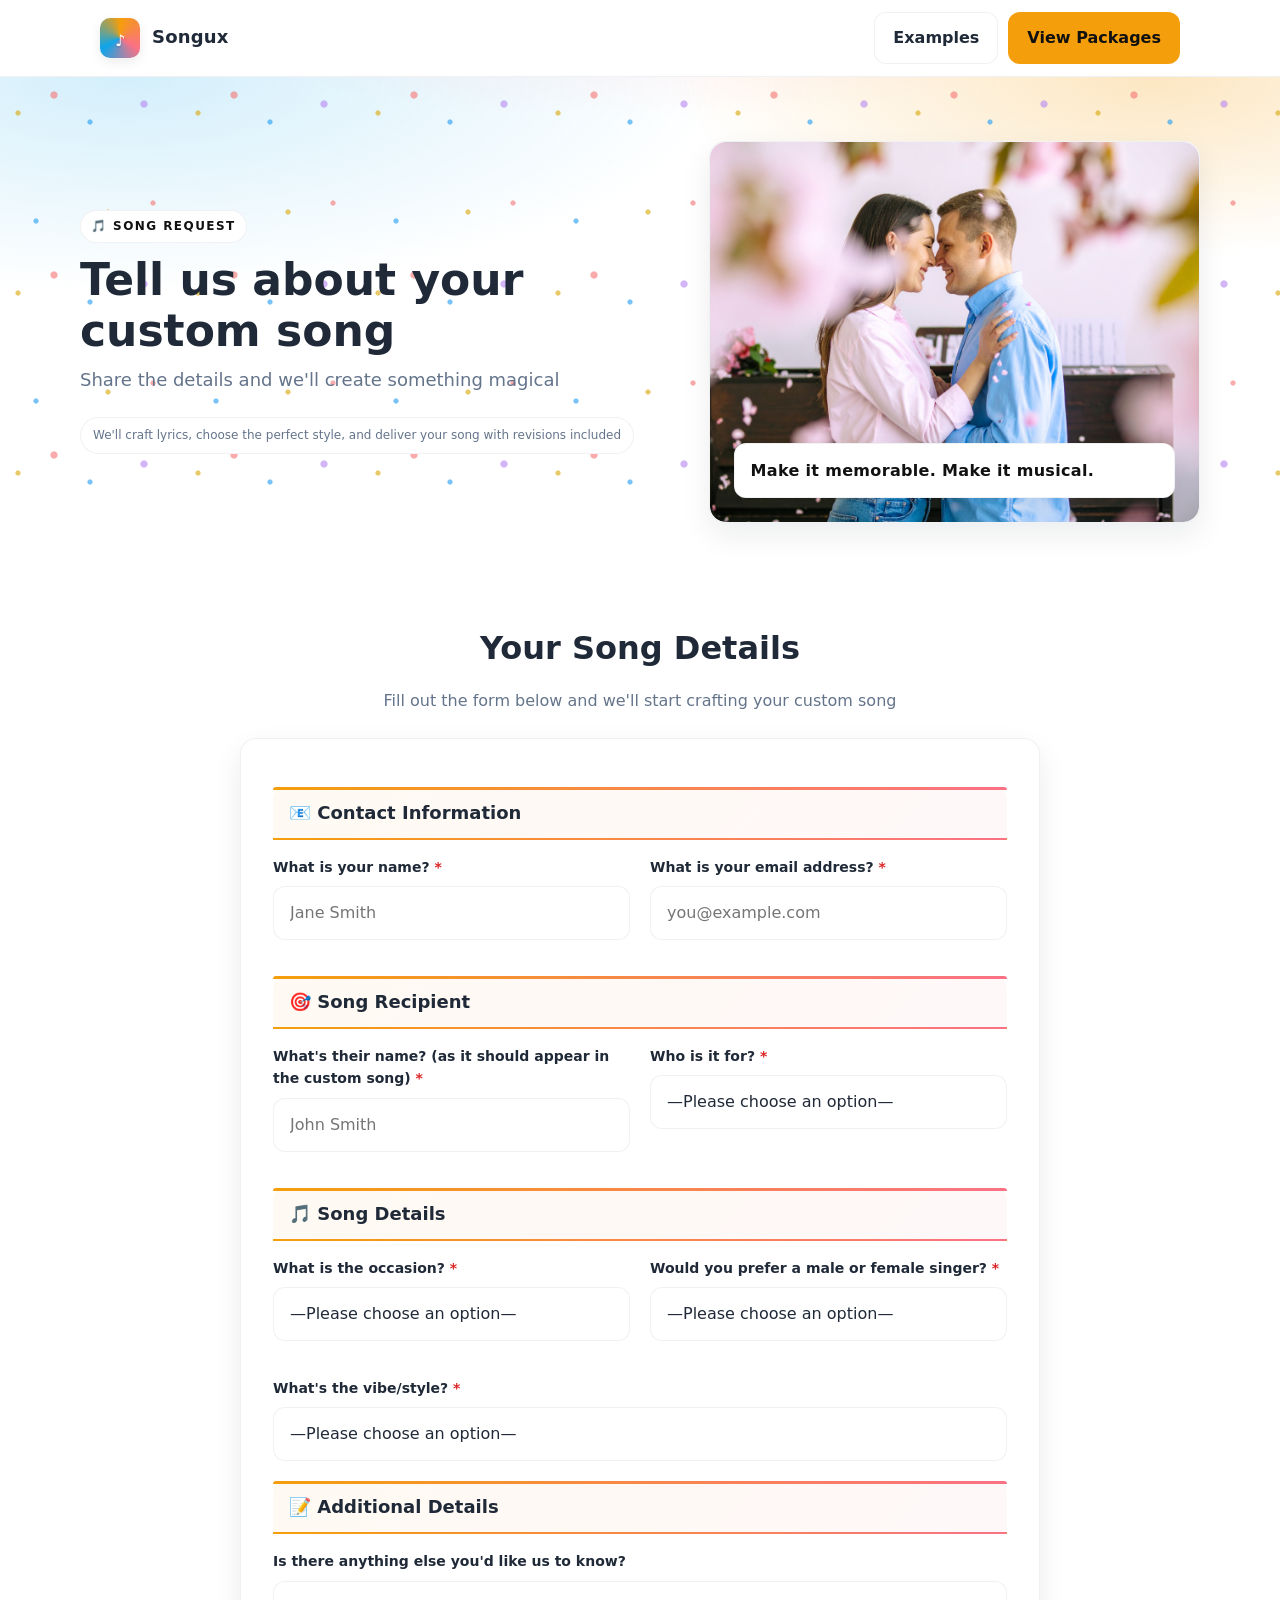
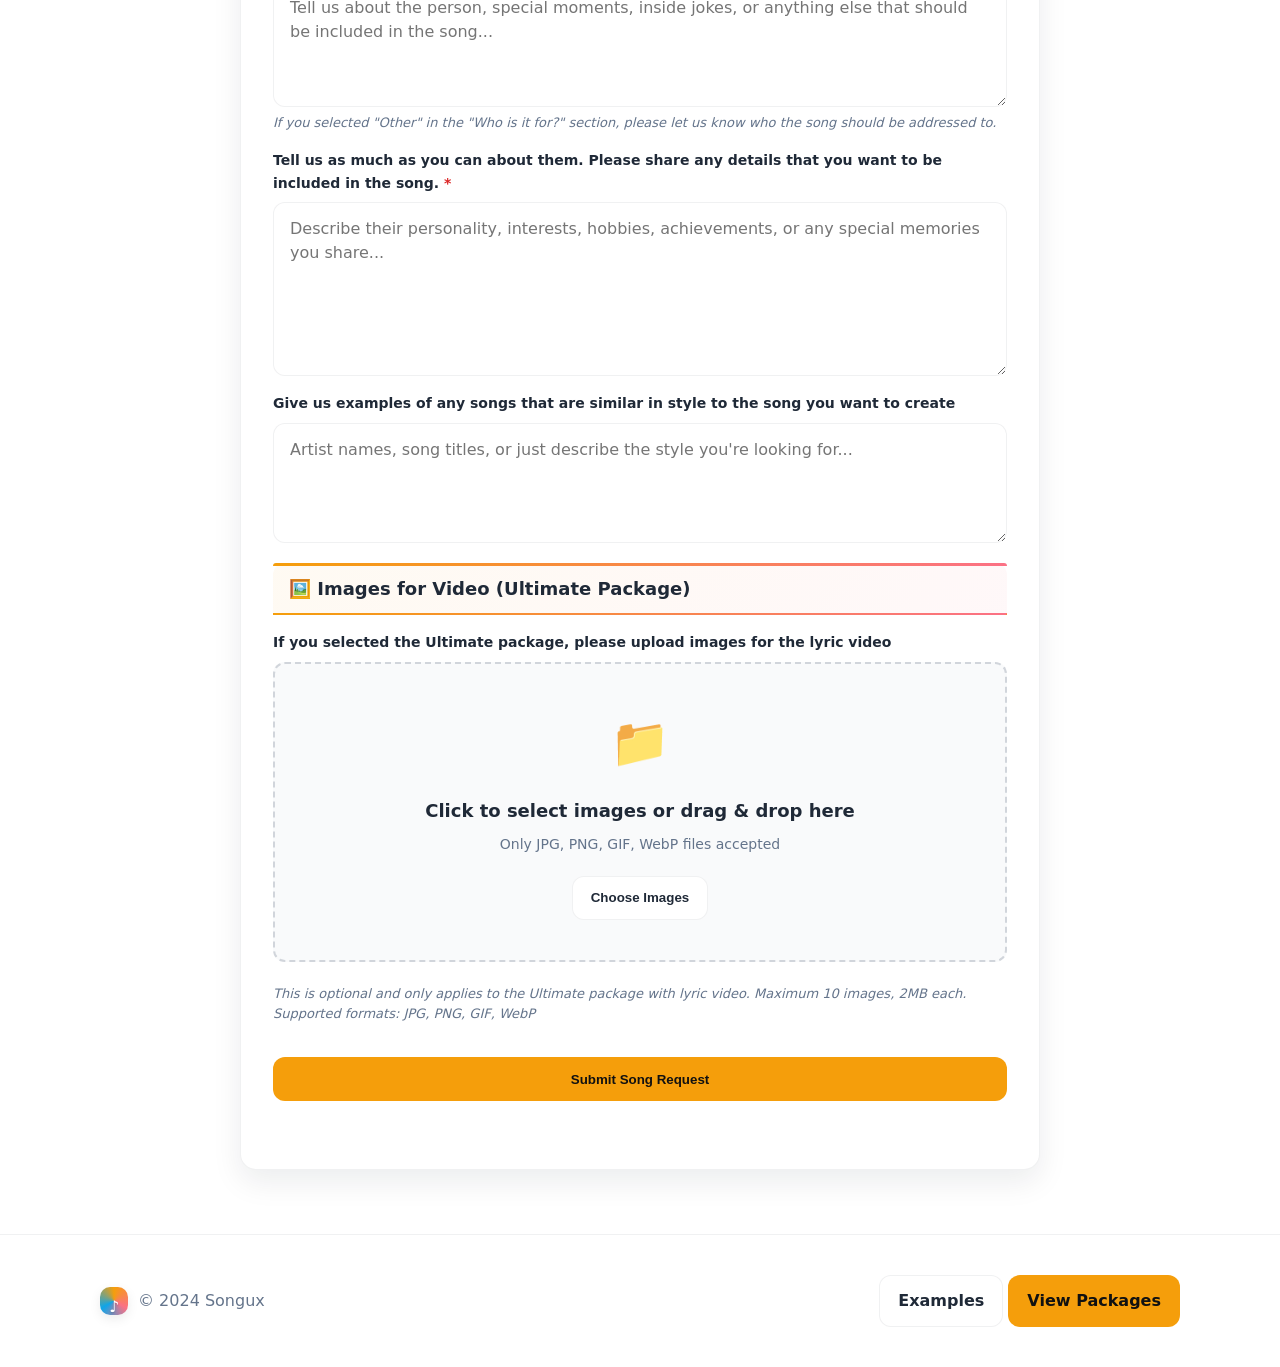
<file: song-request.html>
<!DOCTYPE html>
<html lang="en">
<head>
  <script src="google-analytics.js"></script>
  
  <!-- Essentials -->
  <meta charset="utf-8" />
  <meta name="viewport" content="width=device-width, initial-scale=1" />
  <title>Song Request Form | Songux</title>
  <meta name="description" content="Submit your custom song request. Tell us about the person, occasion, and style you want for your personalized song." />
  <link rel="canonical" href="https://songux.com/song-request.html" />
  <meta name="theme-color" content="#ffffff" />
  <!-- Favicon to avoid 404 -->
  <link rel="icon" href="data:image/svg+xml,%3Csvg xmlns='http://www.w3.org/2000/svg' viewBox='0 0 64 64'%3E%3Ccircle cx='32' cy='32' r='30' fill='%23f59e0b'/%3E%3Ctext x='32' y='40' font-size='32' text-anchor='middle' fill='%23fff'%3E♪%3C/text%3E%3C/svg%3E" />

  <!-- Open Graph / Twitter -->
  <meta property="og:title" content="Song Request Form - Songux" />
  <meta property="og:description" content="Submit your custom song request. Tell us about the person, occasion, and style you want for your personalized song." />
  <meta property="og:type" content="website" />
  <meta property="og:url" content="https://songux.com/song-request.html" />
  <meta property="og:image" content="data:image/svg+xml,%3Csvg xmlns='http://www.w3.org/2000/svg' width='1200' height='630' viewBox='0 0 1200 630'%3E%3Cdefs%3E%3ClinearGradient id='g' x1='0' x2='1'%3E%3Cstop stop-color='%23ffb703'/%3E%3Cstop offset='1' stop-color='%23fb7185'/%3E%3C/linearGradient%3E%3C/defs%3E%3Crect fill='%23ffffff' width='1200' height='630'/%3E%3Ccircle cx='150' cy='120' r='12' fill='%23a78bfa'/%3E%3Ccircle cx='1080' cy='520' r='10' fill='%23fb7185'/%3E%3Crect x='70' y='480' width='20' height='20' fill='%23f59e0b'/%3E%3Crect x='980' y='80' width='18' height='18' fill='%230ea5e9'/%3E%3Ctext x='80' y='340' font-family='Segoe UI,Arial,sans-serif' font-size='72' font-weight='700' fill='url(%23g)'%3ECustom Song Gifts%3C/text%3E%3Ctext x='80' y='390' font-family='Segoe UI,Arial,sans-serif' font-size='28' fill='%23333'%3EThe Most Personal Gift You'll Ever Give%3C/text%3E%3C/svg%3E" />
  <meta name="twitter:card" content="summary_large_image" />

  <!-- Styles (same palette + confetti hero you liked) -->
  <style>
    :root{
      --bg:#ffffff;
      --text:#1f2937;      /* slate-800 */
      --muted:#64748b;     /* slate-500 */
      --brand:#f59e0b;     /* amber-500 */
      --brand-2:#fb7185;   /* rose-400 */
      --brand-3:#0ea5e9;   /* sky-500 */
      --accent:#a78bfa;    /* violet-400 */
      --ring: rgba(15, 23, 42, .06);
      --card:#ffffff;
      --shadow: 0 12px 30px rgba(17, 24, 39, .08);
      --radius: 16px;
      --maxw: 1120px;
    }
    *{box-sizing:border-box}
    html,body{margin:0}
    body{
      font-family: ui-sans-serif, system-ui, -apple-system, Segoe UI, Roboto, Arial, "Apple Color Emoji", "Segoe UI Emoji", sans-serif;
      color:var(--text);
      background: var(--bg);
      line-height:1.6;
      -webkit-font-smoothing:antialiased;
      text-rendering:optimizeLegibility;
    }
    img{max-width:100%;height:auto;display:block}
    a{color:inherit;text-decoration:none}
    .container{max-width:var(--maxw);margin:0 auto;padding:0 20px}

    /* Confetti header background */
    .hero-wrap{
      position:relative;
      background:
        radial-gradient(1200px 400px at 50% -200px, rgba(251,113,133,.25), transparent 60%),
        radial-gradient(1000px 360px at 10% 0%, rgba(14,165,233,.18), transparent 60%),
        radial-gradient(800px 300px at 90% 0%, rgba(245,158,11,.25), transparent 60%),
        linear-gradient(180deg, #fff 0%, #fff 50%, #fff 100%);
      overflow:hidden;
    }
    .confetti{position:absolute; inset:0; pointer-events:none; opacity:.6}
    .confetti::before, .confetti::after{
      content:"";
      position:absolute; inset:0;
      background-image:
        radial-gradient(circle at 10% 20%, var(--brand) 2px, transparent 3px),
        radial-gradient(circle at 30% 10%, var(--brand-2) 3px, transparent 4px),
        radial-gradient(circle at 50% 25%, var(--brand-3) 2px, transparent 3px),
        radial-gradient(circle at 80% 15%, var(--accent) 3px, transparent 4px),
        radial-gradient(circle at 20% 80%, var(--brand-3) 2px, transparent 3px),
        radial-gradient(circle at 60% 75%, var(--brand) 2px, transparent 3px),
        radial-gradient(circle at 85% 70%, var(--brand-2) 2px, transparent 3px);
      background-repeat:repeat;
      background-size: 180px 180px;
      animation: confetti 18s linear infinite;
    }
    .confetti::after{animation-duration: 26s; opacity:.5; filter:hue-rotate(20deg)}
    @keyframes confetti { from{transform: translateY(-5%)} to{transform: translateY(5%)} }
    @media (prefers-reduced-motion:reduce){ .confetti::before,.confetti::after{animation:none} }

    /* Nav */
    .nav{
      position:sticky; top:0; z-index:40;
      backdrop-filter: saturate(140%) blur(8px);
      background: rgba(255,255,255,.7);
      border-bottom:1px solid var(--ring);
    }
    .nav-inner{display:flex;align-items:center;justify-content:space-between;padding:12px 20px}
    .brand{display:flex;align-items:center;gap:12px}
    .brand-logo{
      width:40px;height:40px;border-radius:10px;
      background: conic-gradient(from 0deg, var(--brand), var(--brand-2), var(--brand-3), var(--brand));
      position:relative; box-shadow:0 4px 12px rgba(0,0,0,.08);
    }
    .brand-logo::after{
      content:"♪"; position:absolute; inset:auto 0 0 0; top:50%;
      transform:translateY(-50%); text-align:center; font-weight:900; color:#fff;
      text-shadow:0 1px 2px rgba(0,0,0,.2)
    }
    .brand h1{font-size:18px;margin:0;letter-spacing:.2px}
    .nav-actions{display:flex;gap:10px}
    .btn{
      display:inline-flex; align-items:center; justify-content:center;
      padding:12px 18px; border-radius:12px; border:1px solid transparent;
      font-weight:700; cursor:pointer; transition:transform .05s ease, opacity .2s ease, background .2s ease;
      text-align:center; white-space:nowrap;
      min-height:44px;
      touch-action:manipulation;
      -webkit-tap-highlight-color:transparent;
    }
    
    /* Ensure nav has relative positioning for dropdown */
    .nav-inner {
      position: relative;
    }
    .btn:active{transform:translateY(1px)}
    .btn.primary{background:var(--brand); color:#111}
    .btn.secondary{background:#fff; border-color:var(--ring); color:var(--text)}
    .btn.block{width:100%}

    /* Hero */
    .hero{ position:relative; padding:64px 0 36px }
    .hero-grid{ display:grid; gap:28px; align-items:center }
    @media (min-width:920px){ .hero-grid{ grid-template-columns:1.1fr .9fr } }
    .kicker{ display:inline-block; color:#111; background:#fff; border:1px solid var(--ring); border-radius:999px; padding:6px 10px; font-weight:800; letter-spacing:.12em; font-size:12px; text-transform:uppercase; margin-bottom:12px }
    .h1{ font-size:clamp(28px,5vw,44px); line-height:1.15; margin:0 0 10px }
    .sub{ color:var(--muted); font-size:clamp(15px,2.6vw,18px); margin:0 0 22px }
    .hero-card{ background:var(--card); border:1px solid var(--ring); border-radius:var(--radius); box-shadow:var(--shadow); overflow:hidden }
    .hero-art{
      aspect-ratio: 16 / 10; width:100%; display:block; background:
        linear-gradient(135deg, rgba(255,183,3,.18), rgba(251,113,133,.18)),
        linear-gradient(45deg, rgba(14,165,233,.15), rgba(167,139,250,.15));
      position:relative;
    }
    .hero-art::after{
      content:"Make it memorable. Make it musical."; position:absolute; inset:auto 24px 24px 24px;
      color:#111; font-weight:800; letter-spacing:.02em; background:#fff; border:1px solid var(--ring);
      border-radius:12px; padding:14px 16px; box-shadow:var(--shadow);
    }

    /* Badges */
    .badges{ display:flex; gap:10px; flex-wrap:wrap; margin-top:8px }
    .badge{ background:#fff; border:1px solid var(--ring); padding:8px 12px; border-radius:999px; color:var(--muted); font-size:12px }

    /* Sections */
    .section{ padding:64px 0; background:#fff }
    .section.alt{ background:linear-gradient(180deg, #fff 0%, #fff 60%, #fff8f2 100%) }
    .section h2{ margin:0 0 14px; font-size:clamp(22px,4vw,32px) }
    .section p.lead{ color:var(--muted); margin:0 0 24px }

    /* Song Request Form Specific Styles */
    .song-request-form {
      background: #fff;
      border: 1px solid var(--ring);
      border-radius: var(--radius);
      padding: 48px 32px;
      box-shadow: var(--shadow);
      max-width: 800px;
      margin: 0 auto;
    }
    .form-section {
      margin-bottom: 32px;
      padding-bottom: 24px;
      border-bottom: 1px solid var(--ring);
    }
    .form-section:last-child {
      border-bottom: none;
      margin-bottom: 0;
    }
    .form-section h3 {
      font-size: 20px;
      font-weight: 700;
      margin: 0 0 20px;
      color: var(--text);
      display: flex;
      align-items: center;
      gap: 12px;
    }
    .form-row {
      display: grid;
      gap: 20px;
      margin-bottom: 20px;
    }
    @media (min-width: 768px) {
      .form-row {
        grid-template-columns: 1fr 1fr;
      }
    }
    .form-group {
      display: flex;
      flex-direction: column;
    }
    .form-group.full-width {
      grid-column: 1 / -1;
    }
    .form-group label {
      font-weight: 600;
      margin-bottom: 8px;
      color: var(--text);
      font-size: 14px;
    }
    .form-group label.required::after {
      content: " *";
      color: #dc2626;
    }
    .form-group input,
    .form-group select,
    .form-group textarea {
      padding: 14px 16px;
      border: 1px solid #d1d5db;
      border-radius: 10px;
      font-size: 16px;
      font-family: inherit;
      transition: border-color 0.2s ease, box-shadow 0.2s ease;
      background: #fff;
    }
    .form-group input:focus,
    .form-group select:focus,
    .form-group textarea:focus {
      outline: none;
      border-color: var(--brand);
      box-shadow: 0 0 0 3px rgba(245, 158, 11, 0.1);
    }
    .form-group textarea {
      resize: vertical;
      min-height: 120px;
    }
    .form-group select {
      cursor: pointer;
    }
    .form-group .help-text {
      font-size: 13px;
      color: var(--muted);
      margin-top: 6px;
      font-style: italic;
    }
    .form-actions {
      display: flex;
      gap: 16px;
      justify-content: center;
      margin-top: 32px;
      flex-wrap: wrap;
    }
    .form-actions .btn {
      min-width: 160px;
    }

     /* File Upload Styles */
     .file-upload-area {
       border: 2px dashed #d1d5db;
       border-radius: 12px;
       padding: 40px 20px;
       text-align: center;
       background: #f9fafb;
       transition: all 0.2s ease;
       cursor: pointer;
       margin-bottom: 16px;
     }
     .file-upload-area:hover {
       border-color: var(--brand);
       background: #fef3c7;
     }
     .file-upload-area.dragover {
       border-color: var(--brand);
       background: #fef3c7;
       transform: scale(1.02);
     }
     .file-upload-content {
       pointer-events: none;
     }
     .file-upload-icon {
       font-size: 48px;
       display: block;
       margin-bottom: 16px;
     }
     .file-upload-text {
       font-size: 18px;
       font-weight: 600;
       margin: 0 0 8px;
       color: var(--text);
     }
     .file-upload-subtext {
       font-size: 14px;
       color: var(--muted);
       margin: 0 0 20px;
     }
     .file-upload-area .btn {
       pointer-events: auto;
     }
     .selected-files {
       background: #f0f9ff;
       border: 1px solid #bae6fd;
       border-radius: 12px;
       padding: 20px;
       margin-top: 16px;
     }
     .selected-files h4 {
       margin: 0 0 16px;
       color: #0369a1;
       font-size: 16px;
     }
     .file-item {
       display: flex;
       align-items: center;
       justify-content: space-between;
       padding: 12px;
       background: #fff;
       border: 1px solid #e0e7ff;
       border-radius: 8px;
       margin-bottom: 8px;
     }
     .file-item:last-child {
       margin-bottom: 0;
     }
     .file-info {
       display: flex;
       align-items: center;
       gap: 12px;
     }
     .file-icon {
       font-size: 24px;
     }
     .file-details {
       display: flex;
       flex-direction: column;
     }
     .file-name {
       font-weight: 600;
       color: var(--text);
       font-size: 14px;
     }
     .file-size {
       font-size: 12px;
       color: var(--muted);
     }
     .remove-file {
       background: #fee2e2;
       border: 1px solid #fecaca;
       color: #dc2626;
       border-radius: 6px;
       padding: 6px 12px;
       font-size: 12px;
       cursor: pointer;
       transition: all 0.2s ease;
     }
     .remove-file:hover {
       background: #fecaca;
       border-color: #f87171;
     }

    /* Footer, Share, etc. */
    footer{ padding:40px 0; color:var(--muted); border-top:1px solid var(--ring); background:#fff }
    .footer-inner{ display:flex; gap:16px; flex-wrap:wrap; align-items:center; justify-content:space-between }
    .footer-brand{ display:flex; align-items:center; gap:10px }
    .footer-brand .brand-logo{ width:28px; height:28px }

    .center{text-align:center}
    .mt-s{margin-top:10px}.mt-m{margin-top:18px}.mt-l{margin-top:28px}
    .sr-only{position:absolute;width:1px;height:1px;padding:0;margin:-1px;overflow:hidden;clip:rect(0,0,0,0);white-space:nowrap;border:0}

    /* Mobile sticky navigation */
    .m-sticky{ position:fixed; inset:auto 0 0 0; z-index:45; background:#fff; border-top:1px solid var(--ring);
      display:flex; gap:10px; padding:10px 16px; align-items:center; justify-content:space-between; }
    .m-sticky .btn{ flex:1 }
    @media (min-width:780px){ .m-sticky{ display:none } }

    /* Mobile-specific improvements */
    @media (max-width: 768px) {
      .song-request-form {
        padding: 32px 20px;
        margin: 0 16px;
      }
      .form-section {
        margin-bottom: 24px;
        padding-bottom: 20px;
      }
      .form-section h3 {
        font-size: 18px;
        margin-bottom: 16px;
        padding: 10px 14px 8px 14px;
        width: 100%;
        background: linear-gradient(135deg, rgba(245, 158, 11, 0.08) 0%, rgba(251, 113, 133, 0.08) 100%);
      }
      .form-row {
        grid-template-columns: 1fr;
        gap: 16px;
        margin-bottom: 16px;
      }
      .form-group input,
      .form-group select,
      .form-group textarea {
        padding: 12px 14px;
        font-size: 16px;
      }
      .form-actions {
        flex-direction: column;
        align-items: stretch;
      }
      .form-actions .btn {
        min-width: auto;
      }
      .hero-grid {
        grid-template-columns: 1fr;
        gap: 20px;
      }
      .hero-card {
        display: none;
      }
      .file-upload-area {
        padding: 20px 16px;
      }
      .file-upload-icon {
        font-size: 36px;
        margin-bottom: 12px;
      }
      .file-upload-text {
        font-size: 16px;
        margin-bottom: 6px;
      }
      .file-upload-subtext {
        font-size: 13px;
        margin-bottom: 16px;
      }
      .file-item {
        padding: 10px;
        flex-direction: column;
        gap: 12px;
        align-items: stretch;
      }
      .file-info {
        justify-content: center;
      }
      .remove-file {
        width: 100%;
        padding: 8px;
      }
      
      /* Hero section mobile improvements */
      .hero .container {
        padding-left: 20px;
        padding-right: 20px;
      }
      .hero .h1,
      .hero .sub,
      .hero .hero-cta,
      .hero .badges {
        padding-left: 20px;
        padding-right: 20px;
      }
      .hero-grid > div:first-child {
        padding-left: 20px;
        padding-right: 20px;
      }
      .hero .kicker,
      .hero .h1,
      .hero .sub,
      .hero .badges {
        text-align: center;
      }
      .hero .hero-cta {
        justify-content: center;
      }
      .hero .btn {
        min-width: 200px;
        width: auto;
        max-width: 280px;
      }
    }

    /* Touch-friendly improvements */
    @media (max-width: 480px) {
      .container {
        padding: 0 16px;
      }
      .nav-inner {
        padding: 8px 16px;
      }
      .hero {
        padding: 48px 0 24px;
      }
      .section {
        padding: 48px 0;
      }
      
      /* Hero section mobile improvements for small screens */
      .hero .container {
        padding-left: 16px;
        padding-right: 16px;
      }
      .hero .h1,
      .hero .sub,
      .hero .hero-cta,
      .hero .badges {
        padding-left: 16px;
        padding-right: 16px;
      }
      .hero-grid > div:first-child {
        padding-left: 16px;
        padding-right: 16px;
      }
      .hero .btn {
        min-width: 180px;
        width: auto;
        max-width: 240px;
      }
      
      /* Form improvements for small screens */
      .song-request-form {
        padding: 24px 16px;
        margin: 0 12px;
      }
      .form-section {
        margin-bottom: 20px;
        padding-bottom: 16px;
      }
      .form-section h3 {
        font-size: 16px;
        margin-bottom: 12px;
      }
      .form-group input,
      .form-group select,
      .form-group textarea {
        padding: 14px 16px;
        font-size: 16px;
        min-height: 48px;
      }
      .form-actions .btn {
        padding: 16px 24px;
        min-height: 52px;
        font-size: 16px;
      }
    }
    
    /* Mobile menu toggle */
    .mobile-menu-toggle {
      display: none;
      flex-direction: column;
      justify-content: space-around;
      width: 30px;
      height: 30px;
      background: transparent;
      border: none;
      cursor: pointer;
      padding: 0;
      z-index: 10;
      transition: all 0.3s ease;
    }
    
    .mobile-menu-toggle:hover {
      opacity: 0.8;
    }
    
    .mobile-menu-toggle span {
      width: 100%;
      height: 3px;
      background: var(--text);
      border-radius: 2px;
      transition: all 0.3s ease;
    }
    
    /* Mobile menu styles - SIMPLIFIED */
    @media (max-width: 640px) {
      .mobile-menu-toggle {
        display: flex !important;
      }
      
      .nav-actions {
        display: none !important;
        position: absolute !important;
        top: 100% !important;
        left: 0 !important;
        right: 0 !important;
        width: 100% !important;
        background: #fff !important;
        flex-direction: column !important;
        padding: 20px !important;
        box-shadow: 0 4px 20px rgba(0,0,0,0.1) !important;
        z-index: 999 !important;
        border-top: 1px solid var(--ring) !important;
      }
      
      .nav-actions.active {
        display: flex !important;
      }
      
      .nav-actions .btn {
        width: 100% !important;
        margin-bottom: 10px !important;
        justify-content: center !important;
        padding: 16px 20px !important;
        min-height: 48px !important;
      }
    }
    
    /* Navigation default state */
    .nav-actions {
      display: flex;
      gap: 10px;
      align-items: center;
    }

    /* Ensure buttons are touch-friendly */
    .btn {
      touch-action: manipulation;
      -webkit-tap-highlight-color: transparent;
    }

    /* Improve form elements on mobile */
    input, textarea, select {
      -webkit-appearance: none;
      border-radius: 10px;
      font-size: 16px; /* Prevents zoom on iOS */
      line-height: 1.5;
    }
    
    /* Form styling improvements */
    .form-group {
      margin-bottom: 16px;
    }
    
    .form-group label {
      display: block;
      margin-bottom: 8px;
      font-weight: 600;
      color: var(--text);
    }
    
    .form-group input,
    .form-group select,
    .form-group textarea {
      width: 100%;
      padding: 14px 16px;
      border: 1px solid var(--ring);
      border-radius: 12px;
      background: #fff;
      color: var(--text);
      transition: border-color 0.2s ease, box-shadow 0.2s ease;
    }
    
    .form-group input:focus,
    .form-group select:focus,
    .form-group textarea:focus {
      outline: none;
      border-color: var(--brand);
      box-shadow: 0 0 0 3px rgba(245, 158, 11, 0.1);
    }
    
    .form-group textarea {
      min-height: 120px;
      resize: vertical;
    }
    
    .form-actions {
      display: flex;
      gap: 16px;
      margin-top: 32px;
      flex-wrap: wrap;
    }
    
    .form-actions .btn {
      flex: 1;
      min-width: 140px;
    }

    /* Better mobile navigation */
    @media (max-width: 640px) {
      .nav-actions {
        gap: 8px;
      }
      .nav-actions .btn {
        padding: 10px 14px;
        font-size: 14px;
      }
      .brand h1 {
        font-size: 16px;
      }
      .brand-logo {
        width: 36px;
        height: 36px;
      }
      
      /* Form improvements for medium mobile */
      .form-row {
        grid-template-columns: 1fr;
        gap: 16px;
      }
      
      .form-actions {
        flex-direction: column;
        gap: 12px;
      }
      
      .form-actions .btn {
        width: 100%;
        min-width: auto;
      }
    }
    
    /* Additional mobile improvements */
    @media (max-width: 640px) {
      .song-request-form {
        margin: 0;
        padding: 0 16px;
      }
      
      .form-section {
        padding: 0;
        margin-bottom: 16px;
        background: transparent;
      }
      
      .form-section h3 {
        font-size: 18px;
        margin-bottom: 16px;
        color: var(--text);
      }
    }
    }
    
    /* Hero section mobile improvements */
    @media (max-width: 768px) {
      .hero .container {
        padding-left: 20px;
        padding-right: 20px;
      }
      .hero .h1,
      .hero .sub,
      .hero .hero-cta,
      .hero .badges {
        padding-left: 20px;
        padding-right: 20px;
      }
      .hero-grid > div:first-child {
        padding-left: 20px;
        padding-right: 20px;
      }
      .hero .kicker,
      .hero .h1,
      .hero .sub,
      .hero .badges {
        text-align: center;
      }
      .hero .hero-cta {
        justify-content: center;
      }
      .hero .btn {
        min-width: 200px;
        width: auto;
        max-width: 280px;
      }
    }
    
    @media (max-width: 480px) {
      .hero .container {
        padding-left: 16px;
        padding-right: 16px;
      }
      .hero .h1,
      .hero .sub,
      .hero .hero-cta,
      .hero .badges {
        padding-left: 16px;
        padding-right: 16px;
      }
      .hero-grid > div:first-child {
        padding-left: 16px;
        padding-right: 16px;
      }
      .hero .btn {
        min-width: 180px;
        width: auto;
        max-width: 240px;
      }
      
      /* Form improvements for small screens */
      .song-request-form {
        padding: 0 16px;
        margin: 0;
      }
      .form-section {
        margin-bottom: 16px;
        padding: 0;
      }
      .form-section h3 {
        font-size: 16px;
        margin-bottom: 12px;
      }
      .form-group input,
      .form-group select,
      .form-group textarea {
        padding: 14px 16px;
        font-size: 16px;
        min-height: 48px;
      }
      .form-actions .btn {
        padding: 16px 24px;
        min-height: 52px;
        font-size: 16px;
      }
      
      /* File upload improvements for small screens */
      .file-upload-area {
        padding: 20px 16px;
        margin: 0 0 16px 0;
      }
      .file-upload-icon {
        font-size: 32px;
        margin-bottom: 10px;
      }
      .file-upload-text {
        font-size: 15px;
        margin-bottom: 6px;
      }
      .file-upload-subtext {
        font-size: 13px;
        margin-bottom: 14px;
      }
    }
    
    /* Enhanced form section styling with tab-like appearance */
    .form-section {
      margin-bottom: 20px;
      padding: 0;
      border: none;
      background: transparent;
    }
    
    .form-section h3 {
      margin-bottom: 16px;
      padding: 12px 16px 10px 16px;
      border-bottom: 2px solid var(--brand);
      color: var(--text);
      font-size: 18px;
      font-weight: 700;
      background: linear-gradient(135deg, rgba(245, 158, 11, 0.05) 0%, rgba(251, 113, 133, 0.05) 100%);
      border-radius: 12px 12px 0 0;
      position: relative;
      display: block;
      width: 100%;
    }
    
    .form-section h3::before {
      content: '';
      position: absolute;
      top: 0;
      left: 0;
      right: 0;
      height: 3px;
      background: linear-gradient(90deg, var(--brand) 0%, var(--brand-2) 100%);
      border-radius: 12px 12px 0 0;
    }
    
    /* Hover effects for tab-like appearance */
    .form-section h3:hover {
      background: linear-gradient(135deg, rgba(245, 158, 11, 0.1) 0%, rgba(251, 113, 133, 0.1) 100%);
      transform: translateY(-1px);
      box-shadow: 0 2px 8px rgba(245, 158, 11, 0.15);
      transition: all 0.2s ease;
    }
    
    .form-section h3::after {
      content: '';
      position: absolute;
      bottom: -2px;
      left: 0;
      right: 0;
      height: 2px;
      background: linear-gradient(90deg, var(--brand) 0%, var(--brand-2) 100%);
      border-radius: 0 0 2px 2px;
    }
  </style>
</head>
<body>

  <!-- Mobile sticky CTA -->
  <div class="m-sticky" role="region" aria-label="Quick actions">
    <strong>🎁 Custom Song</strong>
    <a class="btn primary" href="index.html#examples">Hear Examples</a>
    <a class="btn secondary" href="index.html#pricing">View Packages</a>
  </div>

  <!-- Nav -->
  <nav class="nav" aria-label="Main">
    <div class="container nav-inner">
      <a href="index.html" class="brand" aria-label="Songux home">
        <span class="brand-logo" aria-hidden="true"></span>
        <h1 style="margin:0;font-size:18px;">Songux</h1>
      </a>
      <button class="mobile-menu-toggle" aria-label="Toggle mobile menu">
        <span></span>
        <span></span>
        <span></span>
      </button>
      <div class="nav-actions">
        <a href="index.html#examples" class="btn secondary">Examples</a>
        <a href="index.html#pricing" class="btn primary">View Packages</a>
      </div>
    </div>
  </nav>

  <!-- Hero -->
  <header id="top" class="hero-wrap">
    <div class="confetti" aria-hidden="true"></div>
    <div class="container hero">
      <div class="hero-grid">
        <div>
          <span class="kicker">🎵 Song Request</span>
          <h2 class="h1">Tell us about your custom song</h2>
          <p class="sub">Share the details and we'll create something magical</p>

          <div class="badges" aria-label="Highlights">
            <span class="badge">We'll craft lyrics, choose the perfect style, and deliver your song with revisions included</span>
          </div>
        </div>

        <div class="hero-card" aria-hidden="true">
          <div style="position:relative;">
            <img src="assets/images/Happy Couple/Custom AI Song happy couple, mid 20s, love, pink and blue tones, good looking people, musical scores 49828.jpg" alt="Happy couple with musical scores" style="width:100%;height:auto;border-radius:16px;" />
            <div style="position:absolute;inset:auto 24px 24px 24px;color:#111;font-weight:800;letter-spacing:.02em;background:#fff;border:1px solid var(--ring);border-radius:12px;padding:14px 16px;box-shadow:var(--shadow);">
              Make it memorable. Make it musical.
            </div>
          </div>
        </div>
      </div>
    </div>
  </header>

  <!-- Song Request Form -->
  <section class="section" id="song-request">
    <div class="container">
      <h2 class="center">Your Song Details</h2>
      <p class="lead center">Fill out the form below and we'll start crafting your custom song</p>

      <form id="songRequestForm" class="song-request-form" method="POST" aria-label="Song request form">
        
        <!-- Contact Information -->
        <div class="form-section">
          <h3>📧 Contact Information</h3>
          <div class="form-row">
            <div class="form-group">
              <label for="your-name" class="required">What is your name?</label>
              <input type="text" id="your-name" name="your-name" required autocomplete="name" placeholder="Jane Smith" />
            </div>
            <div class="form-group">
              <label for="your-email" class="required">What is your email address?</label>
              <input type="email" id="your-email" name="your-email" required autocomplete="email" placeholder="you@example.com" />
            </div>
          </div>
        </div>

        <!-- Song Recipient -->
        <div class="form-section">
          <h3>🎯 Song Recipient</h3>
          <div class="form-row">
            <div class="form-group">
              <label for="recipient-name" class="required">What's their name? (as it should appear in the custom song)</label>
              <input type="text" id="recipient-name" name="recipient-name" required placeholder="John Smith" />
            </div>
            <div class="form-group">
              <label for="recipient-type" class="required">Who is it for?</label>
              <select id="recipient-type" name="recipient-type" required>
                <option value="">—Please choose an option—</option>
                <option value="Wife">Wife</option>
                <option value="Husband">Husband</option>
                <option value="Friend">Friend</option>
                <option value="Boyfriend">Boyfriend</option>
                <option value="Girlfriend">Girlfriend</option>
                <option value="Mother">Mother</option>
                <option value="Father">Father</option>
                <option value="Brother">Brother</option>
                <option value="Sister">Sister</option>
                <option value="Grandfather">Grandfather</option>
                <option value="Grandmother">Grandmother</option>
                <option value="Lover">Lover</option>
                <option value="Son">Son</option>
                <option value="Daughter">Daughter</option>
                <option value="Colleague">Colleague</option>
                <option value="Fiancé / Fiancée">Fiancé / Fiancée</option>
                <option value="Other">Other - please specify in final description</option>
              </select>
            </div>
          </div>
        </div>

        <!-- Song Details -->
        <div class="form-section">
          <h3>🎵 Song Details</h3>
          <div class="form-row">
            <div class="form-group">
              <label for="occasion" class="required">What is the occasion?</label>
              <select id="occasion" name="occasion" required>
                <option value="">—Please choose an option—</option>
                <option value="Birthday">Birthday</option>
                <option value="Anniversary">Anniversary</option>
                <option value="Love Song">Love Song</option>
                <option value="Graduation">Graduation</option>
                <option value="Mother's Day">Mother's Day</option>
                <option value="Father's Day">Father's Day</option>
                <option value="Wedding">Wedding</option>
                <option value="Engagement">Engagement</option>
                <option value="Retirement">Retirement</option>
                <option value="New Baby">New Baby</option>
                <option value="Song For a Friend">Song For a Friend</option>
                <option value="Christmas">Christmas</option>
              </select>
            </div>
            <div class="form-group">
                          <label for="singer" class="required">Would you prefer a male or female singer?</label>
            <select id="singer" name="singer" required>
                <option value="">—Please choose an option—</option>
                <option value="Female">Female</option>
                <option value="Male">Male</option>
                <option value="I don't have preference">I don't have preference</option>
              </select>
            </div>
          </div>
          <div class="form-group full-width">
            <label for="your-multiple-items" class="required">What's the vibe/style?</label>
            <select id="your-multiple-items" name="your-multiple-items" required>
              <option value="">—Please choose an option—</option>
              <option value="80s">80s</option>
              <option value="Acoustic Tape Recording">Acoustic Tape Recording</option>
              <option value="Alternative">Alternative</option>
              <option value="Americana">Americana</option>
              <option value="Anthemic">Anthemic</option>
              <option value="Art">Art</option>
              <option value="Art Rock">Art Rock</option>
              <option value="Atmospheric">Atmospheric</option>
              <option value="Baroque Pop">Baroque Pop</option>
              <option value="Bedroom">Bedroom</option>
              <option value="Big Band">Big Band</option>
              <option value="Chillwave">Chillwave</option>
              <option value="Christian">Christian</option>
              <option value="Cinematic">Cinematic</option>
              <option value="Classical">Classical</option>
              <option value="Conscious">Conscious</option>
              <option value="Country">Country</option>
              <option value="Dance">Dance</option>
              <option value="Downtempo">Downtempo</option>
              <option value="Dubstep">Dubstep</option>
              <option value="EDM">EDM</option>
              <option value="Emo Pop Rock">Emo Pop Rock</option>
              <option value="Emotional">Emotional</option>
              <option value="Experimental">Experimental</option>
              <option value="Folk">Folk</option>
              <option value="Funk">Funk</option>
              <option value="Garage">Garage</option>
              <option value="Glam">Glam</option>
              <option value="Glitter">Glitter</option>
              <option value="Gospel">Gospel</option>
              <option value="Grunge">Grunge</option>
              <option value="Grungegaze">Grungegaze</option>
              <option value="Hard Rock">Hard Rock</option>
              <option value="High-NRG">High-NRG</option>
              <option value="House">House</option>
              <option value="IDM">IDM</option>
              <option value="Indie">Indie</option>
              <option value="Jazz">Jazz</option>
              <option value="K Pop">K Pop</option>
              <option value="Lounge">Lounge</option>
              <option value="Metal">Metal</option>
              <option value="Minimal">Minimal</option>
              <option value="New Age">New Age</option>
              <option value="Nu Metal">Nu Metal</option>
              <option value="Other">Other</option>
              <option value="Piano">Piano</option>
              <option value="Pop">Pop</option>
              <option value="Progressive">Progressive</option>
              <option value="Psychedelic">Psychedelic</option>
              <option value="Punk">Punk</option>
              <option value="R & B">R & B</option>
              <option value="Rap / Hip Hop">Rap / Hip Hop</option>
              <option value="Reggae">Reggae</option>
              <option value="Sadcore">Sadcore</option>
              <option value="Slacker Rock">Slacker Rock</option>
              <option value="Storytelling">Storytelling</option>
              <option value="Synthpop">Synthpop</option>
              <option value="Thrash">Thrash</option>
              <option value="Torch-Lounge">Torch-Lounge</option>
              <option value="Trip Hop">Trip Hop</option>
              <option value="Twangy">Twangy</option>
            </select>
          </div>
        </div>

        <!-- Additional Details -->
        <div class="form-section">
          <h3>📝 Additional Details</h3>
          <div class="form-group full-width">
            <label for="extra-notes">Is there anything else you'd like us to know?</label>
            <textarea id="extra-notes" name="extra-notes" rows="4" placeholder="Tell us about the person, special moments, inside jokes, or anything else that should be included in the song..."></textarea>
            <div class="help-text">If you selected "Other" in the "Who is it for?" section, please let us know who the song should be addressed to.</div>
          </div>
          <div class="form-group full-width">
            <label for="song-brief" class="required">Tell us as much as you can about them. Please share any details that you want to be included in the song.</label>
            <textarea id="song-brief" name="song-brief" rows="6" required placeholder="Describe their personality, interests, hobbies, achievements, or any special memories you share..."></textarea>
          </div>
          <div class="form-group full-width">
            <label for="reference-songs">Give us examples of any songs that are similar in style to the song you want to create</label>
            <textarea id="reference-songs" name="reference-songs" rows="3" placeholder="Artist names, song titles, or just describe the style you're looking for..."></textarea>
          </div>
        </div>

                 <!-- Images for Video (Ultimate Package) -->
         <div class="form-section">
           <h3>🖼️ Images for Video (Ultimate Package)</h3>
           <div class="form-group full-width">
             <label for="images">If you selected the Ultimate package, please upload images for the lyric video</label>
             <input type="file" id="images" name="mfile-363" accept="image/*" multiple style="display: none;" />
             <div class="file-upload-area" id="fileUploadArea">
               <div class="file-upload-content">
                 <span class="file-upload-icon">📁</span>
                 <p class="file-upload-text">Click to select images or drag & drop here</p>
                 <p class="file-upload-subtext">Only JPG, PNG, GIF, WebP files accepted</p>
                 <button type="button" class="btn secondary" onclick="document.getElementById('images').click()">Choose Images</button>
               </div>
             </div>
             <div id="selectedFiles" class="selected-files" style="display: none;">
               <h4>Selected Images:</h4>
               <div id="fileList"></div>
             </div>
             <div class="help-text">This is optional and only applies to the Ultimate package with lyric video. Maximum 10 images, 2MB each. Supported formats: JPG, PNG, GIF, WebP</div>
           </div>
         </div>

                 <!-- Form Actions -->
         <div class="form-actions">
           <button type="submit" class="btn primary">Submit Song Request</button>
         </div>

        <div id="songRequestMsg" style="margin:20px 0 0; text-align:center; color:#64748b; font-size:14px;">
          <div class="loading-spinner" style="display: none;">
            <div class="spinner-ring"></div>
            <span class="spinner-text">Sending your song request...</span>
          </div>
        </div>
      </form>
    </div>
  </section>

  <!-- Footer -->
  <footer>
    <div class="container footer-inner">
      <div class="footer-brand">
        <span class="brand-logo" aria-hidden="true"></span>
        <span>© 2024 Songux</span>
      </div>
      <div>
        <a href="index.html#examples" class="btn secondary">Examples</a>
        <a href="index.html#pricing" class="btn primary">View Packages</a>
      </div>
    </div>
  </footer>

     <!-- File Upload and Form Scripts -->
   <script>
     // File upload functionality
     let selectedFiles = [];
     const maxFiles = 10;
     const maxFileSize = 2 * 1024 * 1024; // 2MB (updated to match server limit)
     const allowedTypes = ['image/jpeg', 'image/jpg', 'image/png', 'image/gif', 'image/webp'];

     // File upload elements
     const fileInput = document.getElementById('images');
     const fileUploadArea = document.getElementById('fileUploadArea');
     const selectedFilesDiv = document.getElementById('selectedFiles');
     const fileListDiv = document.getElementById('fileList');

     // File input change handler
     fileInput.addEventListener('change', handleFileSelection);

     // Drag and drop functionality
     fileUploadArea.addEventListener('dragover', handleDragOver);
     fileUploadArea.addEventListener('dragleave', handleDragLeave);
     fileUploadArea.addEventListener('drop', handleDrop);

     // Click to open file picker
     fileUploadArea.addEventListener('click', () => fileInput.click());

     function handleFileSelection(event) {
       const files = Array.from(event.target.files);
       addFiles(files);
     }

     function handleDragOver(event) {
       event.preventDefault();
       fileUploadArea.classList.add('dragover');
     }

     function handleDragLeave(event) {
       event.preventDefault();
       fileUploadArea.classList.remove('dragover');
     }

     function handleDrop(event) {
       event.preventDefault();
       fileUploadArea.classList.remove('dragover');
       const files = Array.from(event.dataTransfer.files);
       addFiles(files);
     }

     function addFiles(files) {
       files.forEach(file => {
         if (validateFile(file)) {
           if (selectedFiles.length < maxFiles) {
             selectedFiles.push(file);
           } else {
             alert(`Maximum ${maxFiles} files allowed.`);
             return;
           }
         }
       });
       updateFileDisplay();
     }

     function validateFile(file) {
       // Check file type
       if (!allowedTypes.includes(file.type)) {
         alert(`Invalid file type: ${file.name}. Only JPG, PNG, GIF, and WebP images are allowed.`);
         return false;
       }

       // Check file size
       if (file.size > maxFileSize) {
         alert(`File too large: ${file.name}. Maximum size is 2MB.`);
         return false;
       }

       // Check if file already exists
       if (selectedFiles.some(f => f.name === file.name && f.size === file.size)) {
         alert(`File already selected: ${file.name}`);
         return false;
       }

       return true;
     }

     function removeFile(index) {
       selectedFiles.splice(index, 1);
       updateFileDisplay();
     }

     function updateFileDisplay() {
       if (selectedFiles.length === 0) {
         selectedFilesDiv.style.display = 'none';
         return;
       }

       selectedFilesDiv.style.display = 'block';
       fileListDiv.innerHTML = '';

       selectedFiles.forEach((file, index) => {
         const fileItem = document.createElement('div');
         fileItem.className = 'file-item';
         
         const fileIcon = getFileIcon(file.type);
         const fileSize = formatFileSize(file.size);
         
         fileItem.innerHTML = `
           <div class="file-info">
             <span class="file-icon">${fileIcon}</span>
             <div class="file-details">
               <div class="file-name">${file.name}</div>
               <div class="file-size">${fileSize}</div>
             </div>
           </div>
           <button type="button" class="remove-file" onclick="removeFile(${index})">Remove</button>
         `;
         
         fileListDiv.appendChild(fileItem);
       });
     }

     function getFileIcon(mimeType) {
       switch(mimeType) {
         case 'image/jpeg':
         case 'image/jpg':
           return '🖼️';
         case 'image/png':
           return '🖼️';
         case 'image/gif':
           return '🎬';
         case 'image/webp':
           return '🖼️';
         default:
           return '📄';
       }
     }

     function formatFileSize(bytes) {
       if (bytes === 0) return '0 Bytes';
       const k = 1024;
       const sizes = ['Bytes', 'KB', 'MB', 'GB'];
       const i = Math.floor(Math.log(bytes) / Math.log(k));
       return parseFloat((bytes / Math.pow(k, i)).toFixed(2)) + ' ' + sizes[i];
     }

     // CF7 REST API script (same as index page)
     const CF7 = {
       id: 19611,
       endpoint: 'https://www.cineartai.com/wp-json/contact-form-7/v1/contact-forms/19611/feedback',
       unitTag: 'wpcf7-f19611-p19588-o1' // must match exactly what WP outputs
     };
     


    const form = document.getElementById('songRequestForm');
    const msg  = document.getElementById('songRequestMsg');
    const submitBtn = form.querySelector('button[type="submit"]');

    form.addEventListener('submit', async (e) => {
      e.preventDefault();
      
      // Basic form validation
      const requiredFields = form.querySelectorAll('[required]');
      let isValid = true;
      
      requiredFields.forEach(field => {
        if (!field.value.trim()) {
          field.style.borderColor = '#dc2626';
          isValid = false;
        } else {
          field.style.borderColor = '#d1d5db';
        }
      });
      
      if (!isValid) {
        msg.style.color = '#dc2626';
        msg.textContent = 'Please fill in all required fields.';
        return;
      }
      
      // Show loading spinner
      const spinner = msg.querySelector('.loading-spinner');
      spinner.style.display = 'flex';
      msg.style.color = '#64748b';
      submitBtn.disabled = true;

      const fd = new FormData(form);

      // Add selected image files - Contact Form 7 expects 'mfile-363' for multiple files
      selectedFiles.forEach((file) => {
        fd.append('mfile-363', file);
      });
      fd.append('total-images', selectedFiles.length.toString());

      // Required meta fields for CF7 REST
      fd.append('_wpcf7', String(CF7.id));
      fd.append('_wpcf7_unit_tag', CF7.unitTag);
      fd.append('_wpcf7_container_post', '19588'); // container post ID
      fd.append('_wpcf7_version', '5.7.7'); // CF7 version
      fd.append('_wpcf7_locale', 'en_US'); // locale
      
      // Debug: Log form data being sent
      console.log('Form data being submitted:');
      console.log('Total images to send:', selectedFiles.length);
      for (let [key, value] of fd.entries()) {
        if (value instanceof File) {
          console.log(`${key}:`, value.name, value.size, value.type);
        } else {
          console.log(`${key}:`, value);
        }
      }

      try {
        // Solution 1: Try with CORS proxy as fallback
        let res;
        try {
          // First try direct request
          res = await fetch(CF7.endpoint, { 
            method: 'POST', 
            body: fd,
            mode: 'cors'
          });
        } catch (corsError) {
          // If CORS fails, try with a CORS proxy
          console.log('CORS error, trying proxy...');
          const proxyUrl = 'https://cors-anywhere.herokuapp.com/';
          res = await fetch(proxyUrl + CF7.endpoint, { 
            method: 'POST', 
            body: fd,
            headers: {
              'Origin': 'https://songux.com'
            }
          });
        }
        
        if (!res.ok) {
          throw new Error(`HTTP error! status: ${res.status}`);
        }
        
        const data = await res.json();
        console.log('Form submission response:', data);

        // Hide spinner and show result
        const spinner = msg.querySelector('.loading-spinner');
        spinner.style.display = 'none';
        msg.textContent = data.message || 'Unexpected response.';
        msg.style.color = (data.status === 'mail_sent') ? '#059669' : '#b91c1c';

        if (data.status === 'mail_sent') {
          // Clear selected files and update display
          selectedFiles = [];
          updateFileDisplay();
          form.reset();
          msg.textContent = 'Song request submitted successfully! Redirecting...';
          // Redirect to thank you page after successful submission
          setTimeout(() => {
            window.location.href = 'thank-you.html';
          }, 2000);
        } else {
          // Show specific error message with field details
          let errorMessage = data.message || 'Submission failed. Please try again.';
          
          // If there are specific field errors, show them
          if (data.invalid_fields && data.invalid_fields.length > 0) {
            const fieldErrors = data.invalid_fields.map(field => {
              if (field.field === 'mfile-363') {
                return 'Image file is too large. Please choose smaller images.';
              }
              return field.message;
            });
            errorMessage = fieldErrors.join('. ');
          }
          
          msg.textContent = errorMessage;
          msg.style.color = '#dc2626';
        }
      } catch (err) {
        console.error('Form submission error:', err);
        // Hide spinner and show error
        const spinner = msg.querySelector('.loading-spinner');
        spinner.style.display = 'none';
        msg.textContent = 'Network error. Please try again or contact us directly.';
        msg.style.color = '#dc2626';
      } finally {
        submitBtn.disabled = false;
      }
    });
  </script>

  <!-- Mobile Navigation JavaScript -->
  <script>
    // Mobile menu toggle functionality
    document.addEventListener('DOMContentLoaded', function() {
      console.log('Mobile menu script loaded');
      
      const mobileToggle = document.querySelector('.mobile-menu-toggle');
      const navActions = document.querySelector('.nav-actions');
      
      console.log('Mobile toggle found:', !!mobileToggle);
      console.log('Nav actions found:', !!navActions);
      
      if (mobileToggle && navActions) {
        console.log('Setting up mobile menu');
        
        mobileToggle.addEventListener('click', function(e) {
          e.preventDefault();
          e.stopPropagation();
          console.log('Mobile toggle clicked!');
          
          navActions.classList.toggle('active');
          console.log('Nav actions active:', navActions.classList.contains('active'));
          
          // Animate hamburger to X
          const spans = this.querySelectorAll('span');
          if (navActions.classList.contains('active')) {
            spans[0].style.transform = 'rotate(45deg) translate(5px, 5px)';
            spans[1].style.opacity = '0';
            spans[2].style.transform = 'rotate(-45deg) translate(7px, -6px)';
          } else {
            spans[0].style.transform = 'none';
            spans[1].style.opacity = '1';
            spans[2].style.transform = 'none';
          }
        });
        
        // Close menu when clicking outside
        document.addEventListener('click', function(e) {
          if (!mobileToggle.contains(e.target) && !navActions.contains(e.target)) {
            navActions.classList.remove('active');
            const spans = mobileToggle.querySelectorAll('span');
            spans[0].style.transform = 'none';
            spans[1].style.opacity = '1';
            spans[2].style.transform = 'none';
          }
        });
      } else {
        console.error('Mobile menu elements not found!');
      }
    });
  </script>

</body>
</html>
</file>
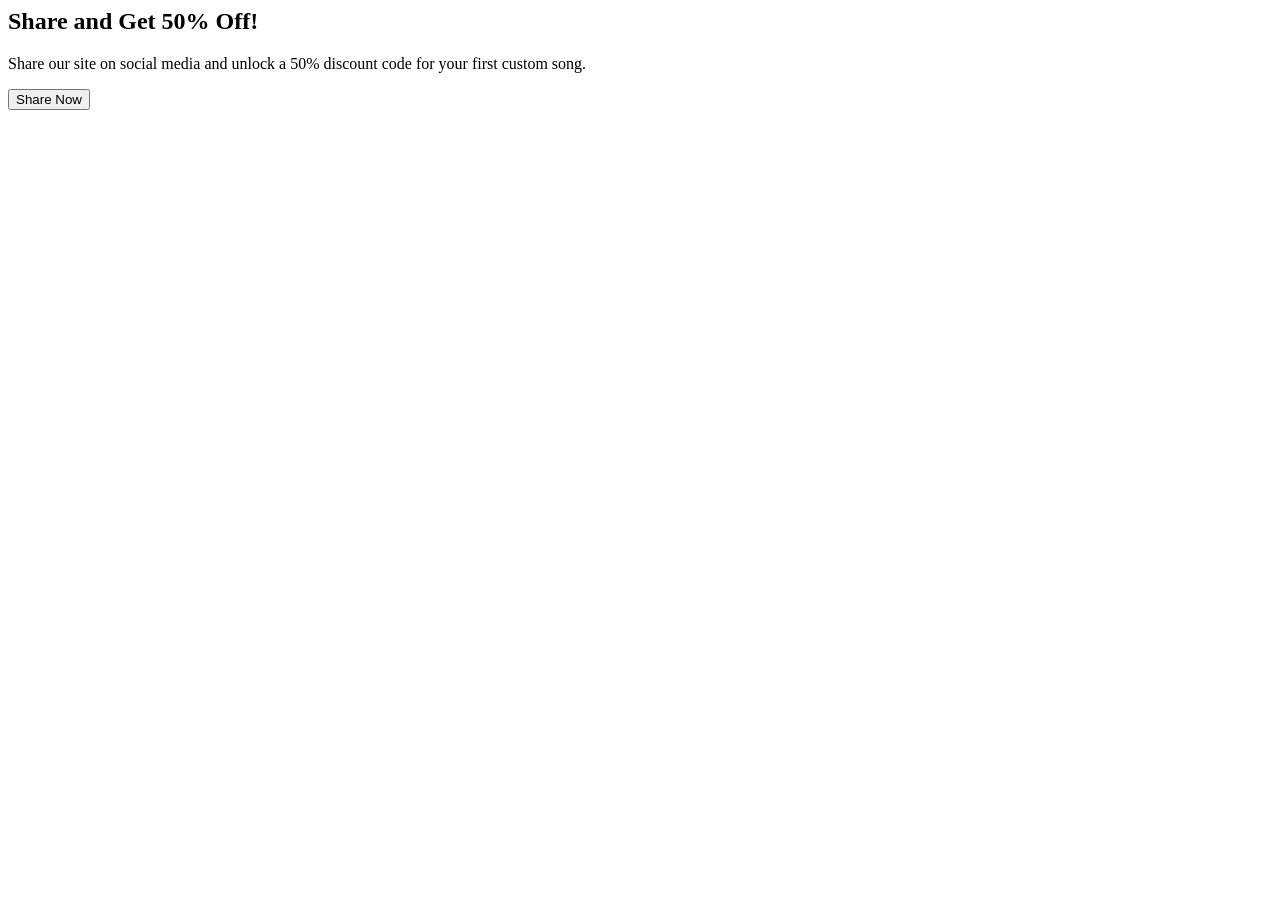
<file: spcial.html>
<!-- Add this HTML where you want the share button, e.g., in a new section in your index.html -->
<section id="share-discount">
    <div class="container">
        <h2>Share and Get 50% Off!</h2>
        <p>Share our site on social media and unlock a 50% discount code for your first custom song.</p>
        <button id="shareButton" onclick="handleShare()">Share Now</button>
        <div id="discountCode" style="display: none; margin-top: 20px; text-align: center; font-weight: bold; color: green;"></div>
    </div>
</section>

<!-- JavaScript Snippet: Add this in a <script> tag at the bottom of your <body> or in the <head> -->
<script>
    function handleShare() {
        const shareData = {
            title: 'Your Moment, Your Song',
            text: 'Create AI-driven custom songs for special occasions! Get yours now.',
            url: 'https://songux.com/'  // Replace with your actual site URL
        };

        if (navigator.share) {
            // Use Web Share API if available (mobile browsers mostly)
            navigator.share(shareData)
                .then(() => showDiscount())
                .catch((error) => console.error('Sharing failed:', error));
        } else {
            // Fallback: Open a popup with share options or direct links
            alert('Sharing not supported in this browser. Copy the link and share manually: ' + shareData.url);
            // Alternatively, open specific share windows
            // For X (Twitter):
            // window.open('https://twitter.com/intent/tweet?text=' + encodeURIComponent(shareData.text) + '&url=' + encodeURIComponent(shareData.url), '_blank');
            // For Facebook:
            // window.open('https://www.facebook.com/sharer/sharer.php?u=' + encodeURIComponent(shareData.url), '_blank');
            // Note: Instagram and TikTok don't support web-based sharing easily; suggest using their apps.
            showDiscount();  // Still give discount for effort
        }
    }

    function showDiscount() {
        const code = 'SHARE50';  // Your 50% off code
        document.getElementById('discountCode').innerText = 'Your 50% Off Code: ' + code + ' (Use at checkout!)';
        document.getElementById('discountCode').style.display = 'block';
    }
</script>
</file>
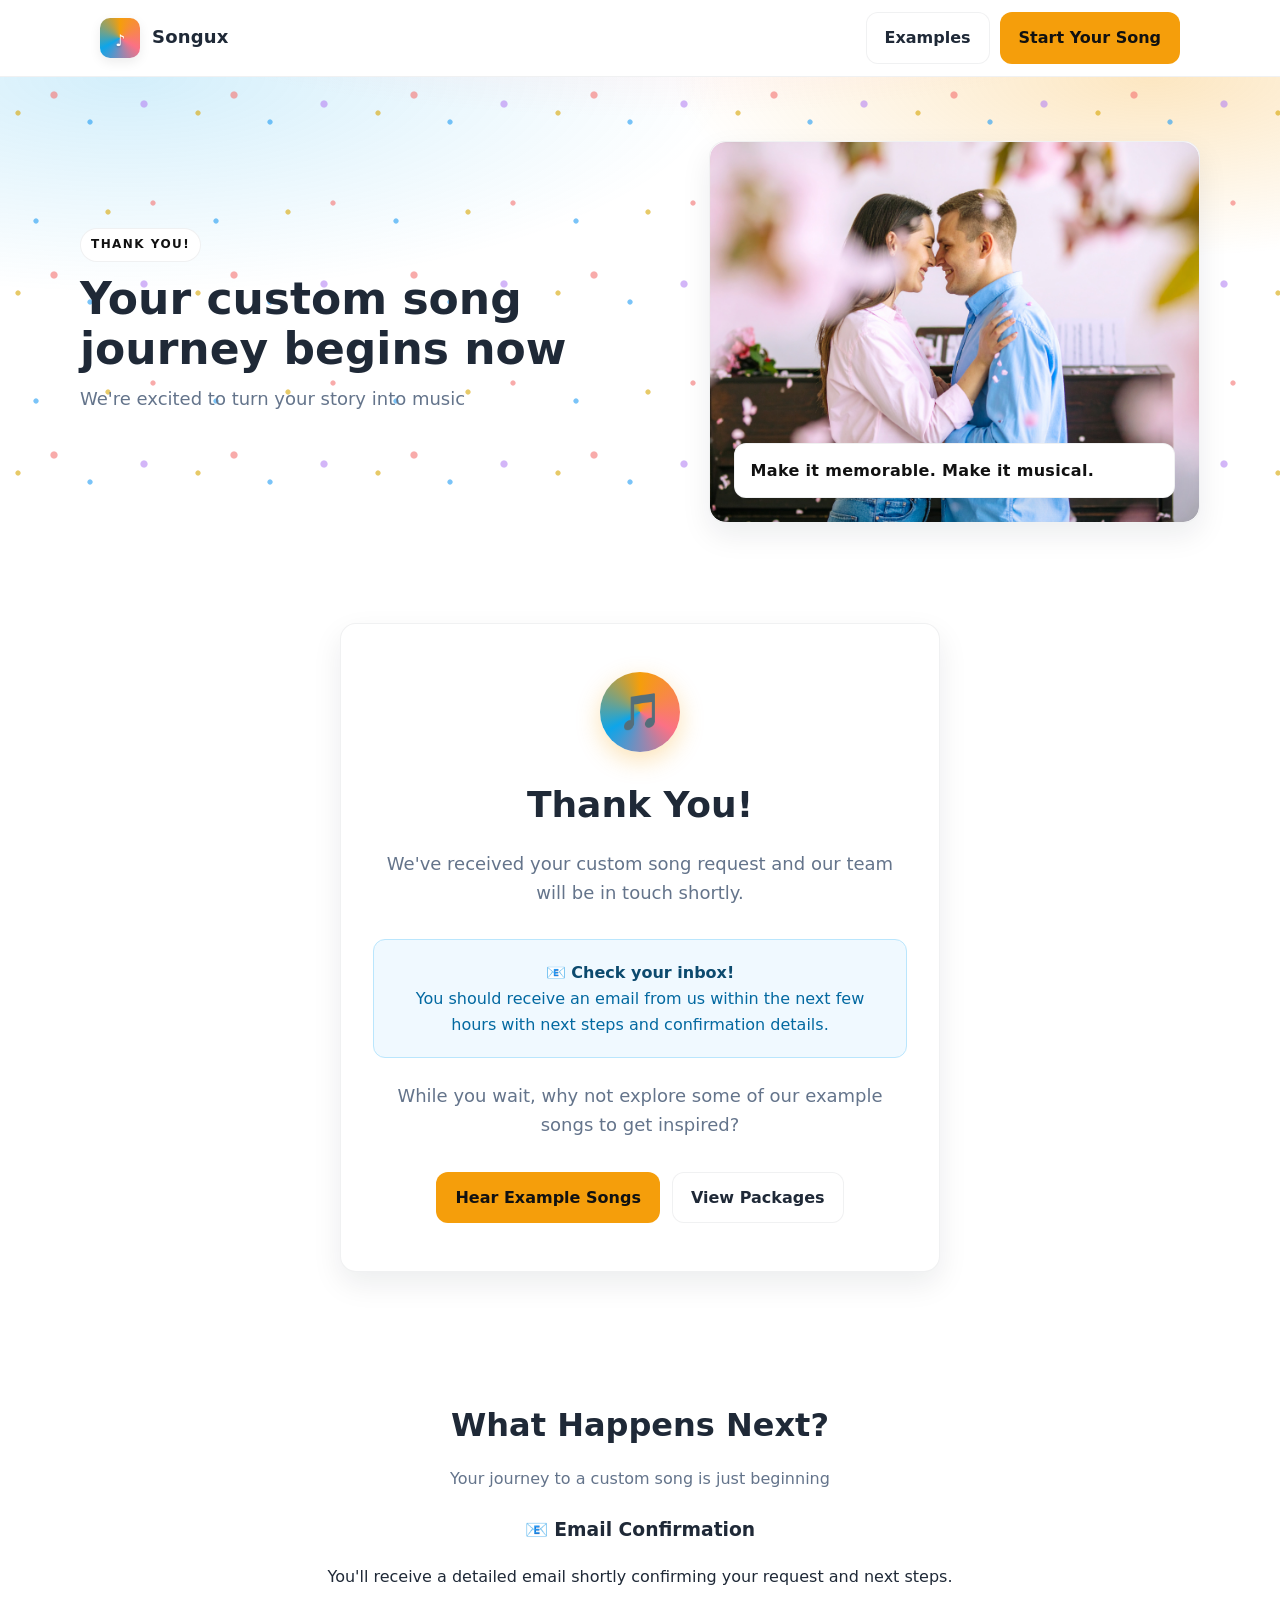
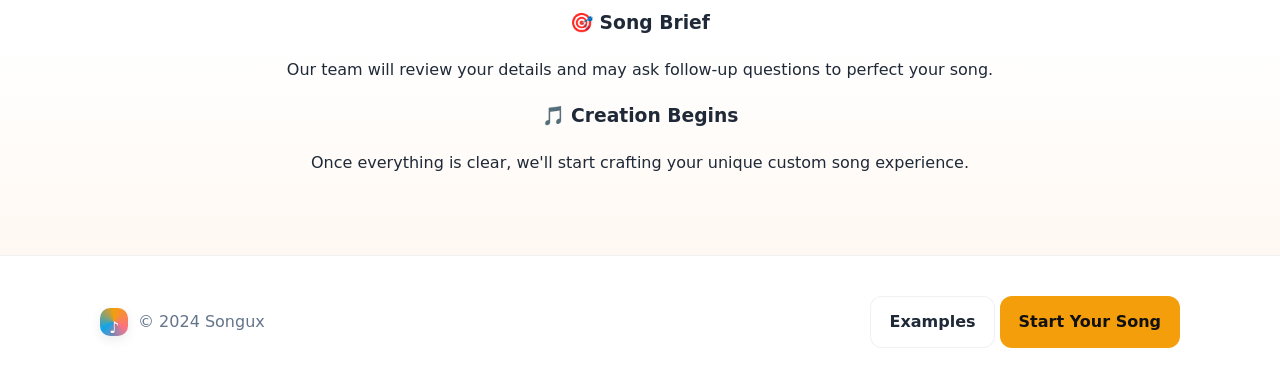
<file: thank-you.html>
<!DOCTYPE html>
<html lang="en">
<head>
  <script src="google-analytics.js"></script>
  
  <!-- Essentials -->
  <meta charset="utf-8" />
  <meta name="viewport" content="width=device-width, initial-scale=1" />
  <title>Thank You | Songux</title>
  <meta name="description" content="Thank you for your custom song request. Our team will be in touch shortly." />
  <link rel="canonical" href="https://songux.com/thank-you.html" />
  <meta name="theme-color" content="#ffffff" />
  <!-- Favicon to avoid 404 -->
  <link rel="icon" href="data:image/svg+xml,%3Csvg xmlns='http://www.w3.org/2000/svg' viewBox='0 0 64 64'%3E%3Ccircle cx='32' cy='32' r='30' fill='%23f59e0b'/%3E%3Ctext x='32' y='40' font-size='32' text-anchor='middle' fill='%23fff'%3E♪%3C/text%3E%3C/svg%3E" />

  <!-- Open Graph / Twitter -->
  <meta property="og:title" content="Thank You - Songux" />
  <meta property="og:description" content="Thank you for your custom song request. Our team will be in touch shortly." />
  <meta property="og:type" content="website" />
  <meta property="og:url" content="https://songux.com/thank-you.html" />
  <meta property="og:image" content="data:image/svg+xml,%3Csvg xmlns='http://www.w3.org/2000/svg' width='1200' height='630' viewBox='0 0 1200 630'%3E%3Cdefs%3E%3ClinearGradient id='g' x1='0' x2='1'%3E%3Cstop stop-color='%23ffb703'/%3E%3Cstop offset='1' stop-color='%23fb7185'/%3E%3C/linearGradient%3E%3C/defs%3E%3Crect fill='%23ffffff' width='1200' height='630'/%3E%3Ccircle cx='150' cy='120' r='12' fill='%23a78bfa'/%3E%3Ccircle cx='1080' cy='520' r='10' fill='%23fb7185'/%3E%3Crect x='70' y='480' width='20' height='20' fill='%23f59e0b'/%3E%3Crect x='980' y='80' width='18' height='18' fill='%230ea5e9'/%3E%3Ctext x='80' y='340' font-family='Segoe UI,Arial,sans-serif' font-size='72' font-weight='700' fill='url(%23g)'%3ECustom Song Gifts%3C/text%3E%3Ctext x='80' y='390' font-family='Segoe UI,Arial,sans-serif' font-size='28' fill='%23333'%3EThe Most Personal Gift You'll Ever Give%3C/text%3E%3C/svg%3E" />
  <meta name="twitter:card" content="summary_large_image" />

  <!-- Styles (same palette + confetti hero you liked) -->
  <style>
    :root{
      --bg:#ffffff;
      --text:#1f2937;      /* slate-800 */
      --muted:#64748b;     /* slate-500 */
      --brand:#f59e0b;     /* amber-500 */
      --brand-2:#fb7185;   /* rose-400 */
      --brand-3:#0ea5e9;   /* sky-500 */
      --accent:#a78bfa;    /* violet-400 */
      --ring: rgba(15, 23, 42, .06);
      --card:#ffffff;
      --shadow: 0 12px 30px rgba(17, 24, 39, .08);
      --radius: 16px;
      --maxw: 1120px;
    }
    *{box-sizing:border-box}
    html,body{margin:0}
    body{
      font-family: ui-sans-serif, system-ui, -apple-system, Segoe UI, Roboto, Arial, "Apple Color Emoji", "Segoe UI Emoji", sans-serif;
      color:var(--text);
      background: var(--bg);
      line-height:1.6;
      -webkit-font-smoothing:antialiased;
      text-rendering:optimizeLegibility;
    }
    img{max-width:100%;height:auto;display:block}
    a{color:inherit;text-decoration:none}
    .container{max-width:var(--maxw);margin:0 auto;padding:0 20px}

    /* Confetti header background */
    .hero-wrap{
      position:relative;
      background:
        radial-gradient(1200px 400px at 50% -200px, rgba(251,113,133,.25), transparent 60%),
        radial-gradient(1000px 360px at 10% 0%, rgba(14,165,233,.18), transparent 60%),
        radial-gradient(800px 300px at 90% 0%, rgba(245,158,11,.25), transparent 60%),
        linear-gradient(180deg, #fff 0%, #fff 50%, #fff 100%);
      overflow:hidden;
    }
    .confetti{position:absolute; inset:0; pointer-events:none; opacity:.6}
    .confetti::before, .confetti::after{
      content:"";
      position:absolute; inset:0;
      background-image:
        radial-gradient(circle at 10% 20%, var(--brand) 2px, transparent 3px),
        radial-gradient(circle at 30% 10%, var(--brand-2) 3px, transparent 4px),
        radial-gradient(circle at 50% 25%, var(--brand-3) 2px, transparent 3px),
        radial-gradient(circle at 80% 15%, var(--accent) 3px, transparent 4px),
        radial-gradient(circle at 20% 80%, var(--brand-3) 2px, transparent 3px),
        radial-gradient(circle at 60% 75%, var(--brand) 2px, transparent 3px),
        radial-gradient(circle at 85% 70%, var(--brand-2) 2px, transparent 3px);
      background-repeat:repeat;
      background-size: 180px 180px;
      animation: confetti 18s linear infinite;
    }
    .confetti::after{animation-duration: 26s; opacity:.5; filter:hue-rotate(20deg)}
    @keyframes confetti { from{transform: translateY(-5%)} to{transform: translateY(5%)} }
    @media (prefers-reduced-motion:reduce){ .confetti::before,.confetti::after{animation:none} }

    /* Nav */
    .nav{
      position:sticky; top:0; z-index:40;
      backdrop-filter: saturate(140%) blur(8px);
      background: rgba(255,255,255,.7);
      border-bottom:1px solid var(--ring);
    }
    .nav-inner{display:flex;align-items:center;justify-content:space-between;padding:12px 20px}
    .brand{display:flex;align-items:center;gap:12px}
    .brand-logo{
      width:40px;height:40px;border-radius:10px;
      background: conic-gradient(from 0deg, var(--brand), var(--brand-2), var(--brand-3), var(--brand));
      position:relative; box-shadow:0 4px 12px rgba(0,0,0,.08);
    }
    .brand-logo::after{
      content:"♪"; position:absolute; inset:auto 0 0 0; top:50%;
      transform:translateY(-50%); text-align:center; font-weight:900; color:#fff;
      text-shadow:0 1px 2px rgba(0,0,0,.2)
    }
    .brand h1{font-size:18px;margin:0;letter-spacing:.2px}
    .nav-actions{display:flex;gap:10px}
    .btn{
      display:inline-flex; align-items:center; justify-content:center;
      padding:12px 18px; border-radius:12px; border:1px solid transparent;
      font-weight:700; cursor:pointer; transition:transform .05s ease, opacity .2s ease, background .2s ease;
      text-align:center; white-space:nowrap
    }
    .btn:active{transform:translateY(1px)}
    .btn.primary{background:var(--brand); color:#111}
    .btn.secondary{background:#fff; border-color:var(--ring); color:var(--text)}
    .btn.block{width:100%}

    /* Hero */
    .hero{ position:relative; padding:64px 0 36px }
    .hero-grid{ display:grid; gap:28px; align-items:center }
    @media (min-width:920px){ .hero-grid{ grid-template-columns:1.1fr .9fr } }
    .kicker{ display:inline-block; color:#111; background:#fff; border:1px solid var(--ring); border-radius:999px; padding:6px 10px; font-weight:800; letter-spacing:.12em; font-size:12px; text-transform:uppercase; margin-bottom:12px }
    .h1{ font-size:clamp(28px,5vw,44px); line-height:1.15; margin:0 0 10px }
    .sub{ color:var(--muted); font-size:clamp(15px,2.6vw,18px); margin:0 0 22px }
    .hero-card{ background:var(--card); border:1px solid var(--ring); border-radius:var(--radius); box-shadow:var(--shadow); overflow:hidden }
    .hero-art{
      aspect-ratio: 16 / 10; width:100%; display:block; background:
        linear-gradient(135deg, rgba(255,183,3,.18), rgba(251,113,133,.18)),
        linear-gradient(45deg, rgba(14,165,233,.15), rgba(167,139,250,.15));
      position:relative;
    }
    .hero-art::after{
      content:"Make it memorable. Make it musical."; position:absolute; inset:auto 24px 24px 24px;
      color:#111; font-weight:800; letter-spacing:.02em; background:#fff; border:1px solid var(--ring);
      border-radius:12px; padding:14px 16px; box-shadow:var(--shadow);
    }

    /* Badges */
    .badges{ display:flex; gap:10px; flex-wrap:wrap; margin-top:8px }
    .badge{ background:#fff; border:1px solid var(--ring); padding:8px 12px; border-radius:999px; color:var(--muted); font-size:12px }

    /* Sections */
    .section{ padding:64px 0; background:#fff }
    .section.alt{ background:linear-gradient(180deg, #fff 0%, #fff 60%, #fff8f2 100%) }
    .section h2{ margin:0 0 14px; font-size:clamp(22px,4vw,32px) }
    .section p.lead{ color:var(--muted); margin:0 0 24px }

    /* Thank You Specific Styles */
    .thank-you-card {
      background: #fff;
      border: 1px solid var(--ring);
      border-radius: var(--radius);
      padding: 48px 32px;
      box-shadow: var(--shadow);
      text-align: center;
      max-width: 600px;
      margin: 0 auto;
    }
    .thank-you-icon {
      width: 80px;
      height: 80px;
      background: conic-gradient(from 0deg, var(--brand), var(--brand-2), var(--brand-3), var(--brand));
      border-radius: 50%;
      display: flex;
      align-items: center;
      justify-content: center;
      margin: 0 auto 24px;
      font-size: 36px;
      color: #fff;
      font-weight: bold;
      box-shadow: 0 8px 24px rgba(245, 158, 11, 0.3);
    }
    .thank-you-title {
      font-size: clamp(28px, 5vw, 36px);
      font-weight: 800;
      margin: 0 0 16px;
      color: var(--text);
    }
    .thank-you-message {
      font-size: 18px;
      color: var(--muted);
      margin: 0 0 32px;
      line-height: 1.6;
    }
    .email-notice {
      background: #f0f9ff;
      border: 1px solid #bae6fd;
      border-radius: 12px;
      padding: 20px;
      margin: 24px 0;
      color: #0369a1;
    }
    .email-notice strong {
      color: #0c4a6e;
    }

    /* Footer, Share, etc. */
    footer{ padding:40px 0; color:var(--muted); border-top:1px solid var(--ring); background:#fff }
    .footer-inner{ display:flex; gap:16px; flex-wrap:wrap; align-items:center; justify-content:space-between }
    .footer-brand{ display:flex; align-items:center; gap:10px }
    .footer-brand .brand-logo{ width:28px; height:28px }

    .center{text-align:center}
    .mt-s{margin-top:10px}.mt-m{margin-top:18px}.mt-l{margin-top:28px}
    .sr-only{position:absolute;width:1px;height:1px;padding:0;margin:-1px;overflow:hidden;clip:rect(0,0,0,0);white-space:nowrap;border:0}

    /* Mobile sticky navigation */
    .m-sticky{ position:fixed; inset:auto 0 0 0; z-index:45; background:#fff; border-top:1px solid var(--ring);
      display:flex; gap:10px; padding:10px 16px; align-items:center; justify-content:space-between; }
    .m-sticky .btn{ flex:1 }
    @media (min-width:780px){ .m-sticky{ display:none } }

    /* Mobile-specific improvements */
    @media (max-width: 768px) {
      .thank-you-card {
        padding: 32px 20px;
        margin: 0 16px;
      }
      .thank-you-icon {
        width: 60px;
        height: 60px;
        font-size: 28px;
      }
      .thank-you-title {
        font-size: 28px;
      }
      .thank-you-message {
        font-size: 16px;
      }
      .email-notice {
        padding: 16px;
        margin: 20px 0;
      }
      .hero-grid {
        grid-template-columns: 1fr;
        gap: 20px;
      }
      .hero-card {
        display: none;
      }
      .cards {
        grid-template-columns: 1fr;
        gap: 12px;
      }
      .card {
        padding: 16px;
      }
      .btn {
        padding: 14px 20px;
        font-size: 16px;
        min-height: 48px;
      }
    }

    /* Touch-friendly improvements */
    @media (max-width: 480px) {
      .container {
        padding: 0 16px;
      }
      .nav-inner {
        padding: 8px 16px;
      }
      .hero {
        padding: 48px 0 24px;
      }
      .section {
        padding: 48px 0;
      }
      .thank-you-card {
        padding: 24px 16px;
      }
      .btn {
        padding: 16px 24px;
        min-height: 52px;
        font-size: 16px;
      }
    }
    
    /* Mobile menu toggle */
    .mobile-menu-toggle {
      display: none;
      flex-direction: column;
      justify-content: space-around;
      width: 30px;
      height: 30px;
      background: transparent;
      border: none;
      cursor: pointer;
      padding: 0;
      z-index: 10;
      transition: all 0.3s ease;
    }
    
    .mobile-menu-toggle:hover {
      opacity: 0.8;
    }
    
    .mobile-menu-toggle span {
      width: 100%;
      height: 3px;
      background: var(--text);
      border-radius: 2px;
      transition: all 0.3s ease;
    }
    
    /* Mobile menu styles - SIMPLIFIED */
    @media (max-width: 640px) {
      .mobile-menu-toggle {
        display: flex !important;
      }
      
      .nav-actions {
        display: none !important;
        position: absolute !important;
        top: 100% !important;
        left: 0 !important;
        right: 0 !important;
        width: 100% !important;
        background: #fff !important;
        flex-direction: column !important;
        padding: 20px !important;
        box-shadow: 0 4px 20px rgba(0,0,0,0.1) !important;
        z-index: 999 !important;
        border-top: 1px solid var(--ring) !important;
      }
      
      .nav-actions.active {
        display: flex !important;
      }
      
      .nav-actions .btn {
        width: 100% !important;
        margin-bottom: 10px !important;
        justify-content: center !important;
        padding: 16px 20px !important;
        min-height: 48px !important;
      }
    }
    
    /* Navigation default state */
    .nav-actions {
      display: flex;
      gap: 10px;
      align-items: center;
    }
    
    /* Ensure nav has relative positioning for dropdown */
    .nav-inner {
      position: relative;
    }
    
    /* Button improvements */
    .btn {
      min-height: 44px;
      touch-action: manipulation;
      -webkit-tap-highlight-color: transparent;
    }
    
    /* Hero section mobile improvements */
    @media (max-width: 768px) {
      .hero .container {
        padding-left: 20px;
        padding-right: 20px;
      }
      .hero .h1,
      .hero .sub,
      .hero .hero-cta,
      .hero .badges {
        padding-left: 20px;
        padding-right: 20px;
      }
      .hero-grid > div:first-child {
        padding-left: 20px;
        padding-right: 20px;
      }
      .hero .kicker,
      .hero .h1,
      .hero .sub,
      .hero .badges {
        text-align: center;
      }
      .hero .hero-cta {
        justify-content: center;
      }
      .hero .btn {
        min-width: 200px;
        width: auto;
        max-width: 280px;
      }
    }
    
    @media (max-width: 480px) {
      .hero .container {
        padding-left: 16px;
        padding-right: 16px;
      }
      .hero .h1,
      .hero .sub,
      .hero .hero-cta,
      .hero .badges {
        padding-left: 16px;
        padding-right: 16px;
      }
      .hero-grid > div:first-child {
        padding-left: 16px;
        padding-right: 16px;
      }
      .hero .btn {
        min-width: 180px;
        width: auto;
        max-width: 240px;
      }
    }
  </style>
</head>
<body>

  <!-- Mobile sticky CTA -->
  <div class="m-sticky" role="region" aria-label="Quick actions">
    <strong>🎁 Custom Song</strong>
    <a class="btn primary" href="index.html#examples">Hear Examples</a>
    <a class="btn secondary" href="index.html#pricing">Start Your Song</a>
  </div>

  <!-- Nav -->
  <nav class="nav" aria-label="Main">
    <div class="container nav-inner">
      <a href="index.html" class="brand" aria-label="Songux home">
        <span class="brand-logo" aria-hidden="true"></span>
        <h1 style="margin:0;font-size:18px;">Songux</h1>
      </a>
      <button class="mobile-menu-toggle" aria-label="Toggle mobile menu">
        <span></span>
        <span></span>
        <span></span>
      </button>
      <div class="nav-actions">
        <a href="index.html#examples" class="btn secondary">Examples</a>
        <a href="index.html#pricing" class="btn primary">Start Your Song</a>
      </div>
    </div>
  </nav>

  <!-- Hero -->
  <header id="top" class="hero-wrap">
    <div class="confetti" aria-hidden="true"></div>
    <div class="container hero">
      <div class="hero-grid">
        <div>
          <span class="kicker">Thank You!</span>
          <h2 class="h1">Your custom song journey begins now</h2>
          <p class="sub">We're excited to turn your story into music</p>
        </div>

        <div class="hero-card" aria-hidden="true">
          <div style="position:relative;">
            <img src="assets/images/Happy Couple/Custom AI Song happy couple, mid 20s, love, pink and blue tones, good looking people, musical scores 49828.jpg" alt="Happy couple with musical scores" style="width:100%;height:auto;border-radius:16px;" />
            <div style="position:absolute;inset:auto 24px 24px 24px;color:#111;font-weight:800;letter-spacing:.02em;background:#fff;border:1px solid var(--ring);border-radius:12px;padding:14px 16px;box-shadow:var(--shadow);">
              Make it memorable. Make it musical.
            </div>
          </div>
        </div>
      </div>
    </div>
  </header>

  <!-- Thank You Section -->
  <section class="section" id="thank-you">
    <div class="container">
      <div class="thank-you-card">
        <div class="thank-you-icon">🎵</div>
        <h1 class="thank-you-title">Thank You!</h1>
        <p class="thank-you-message">
          We've received your custom song request and our team will be in touch shortly.
        </p>
        
        <div class="email-notice">
          <strong>📧 Check your inbox!</strong><br>
          You should receive an email from us within the next few hours with next steps and confirmation details.
        </div>

        <p class="thank-you-message">
          While you wait, why not explore some of our example songs to get inspired?
        </p>

        <div style="display:flex;gap:12px;flex-wrap:wrap;justify-content:center;margin-top:32px">
          <a href="index.html#examples" class="btn primary">Hear Example Songs</a>
          <a href="index.html#pricing" class="btn secondary">View Packages</a>
        </div>
      </div>
    </div>
  </section>

  <!-- What Happens Next -->
  <section class="section alt" id="next-steps">
    <div class="container">
      <h2 class="center">What Happens Next?</h2>
      <p class="lead center">Your journey to a custom song is just beginning</p>

      <div class="cards" role="list" style="max-width:800px;margin:0 auto">
        <div class="card" role="listitem" style="text-align:center">
          <h3>📧 Email Confirmation</h3>
          <p>You'll receive a detailed email shortly confirming your request and next steps.</p>
        </div>
        <div class="card" role="listitem" style="text-align:center">
          <h3>🎯 Song Brief</h3>
          <p>Our team will review your details and may ask follow-up questions to perfect your song.</p>
        </div>
        <div class="card" role="listitem" style="text-align:center">
          <h3>🎵 Creation Begins</h3>
          <p>Once everything is clear, we'll start crafting your unique custom song experience.</p>
        </div>
      </div>
    </div>
  </section>

  <!-- Footer -->
  <footer>
    <div class="container footer-inner">
      <div class="footer-brand">
        <span class="brand-logo" aria-hidden="true"></span>
        <span>© 2024 Songux</span>
      </div>
      <div>
        <a href="index.html#examples" class="btn secondary">Examples</a>
        <a href="index.html#pricing" class="btn primary">Start Your Song</a>
      </div>
    </div>
  </footer>

  <!-- Mobile Navigation JavaScript -->
  <script>
    // Mobile menu toggle functionality
    document.addEventListener('DOMContentLoaded', function() {
      console.log('Mobile menu script loaded');
      
      const mobileToggle = document.querySelector('.mobile-menu-toggle');
      const navActions = document.querySelector('.nav-actions');
      
      console.log('Mobile toggle found:', !!mobileToggle);
      console.log('Nav actions found:', !!navActions);
      
      if (mobileToggle && navActions) {
        console.log('Setting up mobile menu');
        
        mobileToggle.addEventListener('click', function(e) {
          e.preventDefault();
          e.stopPropagation();
          console.log('Mobile toggle clicked!');
          
          navActions.classList.toggle('active');
          console.log('Nav actions active:', navActions.classList.contains('active'));
          
          // Animate hamburger to X
          const spans = this.querySelectorAll('span');
          if (navActions.classList.contains('active')) {
            spans[0].style.transform = 'rotate(45deg) translate(5px, 5px)';
            spans[1].style.opacity = '0';
            spans[2].style.transform = 'rotate(-45deg) translate(7px, -6px)';
          } else {
            spans[0].style.transform = 'none';
            spans[1].style.opacity = '1';
            spans[2].style.transform = 'none';
          }
        });
        
        // Close menu when clicking outside
        document.addEventListener('click', function(e) {
          if (!mobileToggle.contains(e.target) && !navActions.contains(e.target)) {
            navActions.classList.remove('active');
            const spans = mobileToggle.querySelectorAll('span');
            spans[0].style.transform = 'none';
            spans[1].style.opacity = '1';
            spans[2].style.transform = 'none';
          }
        });
      } else {
        console.error('Mobile menu elements not found!');
      }
    });
  </script>

</body>
</html>
</file>
<file: styles.css>
/* ========================================
   SONGUX - COMPREHENSIVE STYLESHEET
   ======================================== */

/* ========================================
   CSS VARIABLES & ROOT STYLES
   ======================================== */
:root {
  --bg: #ffffff;
  --text: #1f2937;      /* slate-800 */
  --muted: #64748b;     /* slate-500 */
  --brand: #f59e0b;     /* amber-500 */
  --brand-2: #fb7185;   /* rose-400 */
  --brand-3: #0ea5e9;   /* sky-500 */
  --accent: #a78bfa;    /* violet-400 */
  --ring: rgba(15, 23, 42, .06);
  --card: #ffffff;
  --shadow: 0 12px 30px rgba(17, 24, 39, .08);
  --radius: 16px;
  --maxw: 1120px;
}

/* ========================================
   BASE STYLES & RESET
   ======================================== */
* {
  box-sizing: border-box;
}

html, body {
  margin: 0;
}

body {
  font-family: ui-sans-serif, system-ui, -apple-system, Segoe UI, Roboto, Arial, "Apple Color Emoji", "Segoe UI Emoji", sans-serif;
  color: var(--text);
  background: var(--bg);
  line-height: 1.6;
  -webkit-font-smoothing: antialiased;
  text-rendering: optimizeLegibility;
}

img {
  max-width: 100%;
  height: auto;
  display: block;
}

a {
  color: inherit;
  text-decoration: none;
}

/* ========================================
   LAYOUT & CONTAINERS
   ======================================== */
.container {
  max-width: var(--maxw);
  margin: 0 auto;
  padding: 0 20px;
}

/* ========================================
   NAVIGATION
   ======================================== */
.nav {
  position: sticky;
  top: 0;
  z-index: 40;
  backdrop-filter: saturate(140%) blur(8px);
  background: rgba(255, 255, 255, .7);
  border-bottom: 1px solid var(--ring);
}

.nav-inner {
  display: flex;
  align-items: center;
  justify-content: space-between;
  padding: 12px 20px;
  position: relative;
}

.brand {
  display: flex;
  align-items: center;
  gap: 12px;
}

.brand-logo {
  width: 40px;
  height: 40px;
  border-radius: 10px;
  background: conic-gradient(from 0deg, var(--brand), var(--brand-2), var(--brand-3), var(--brand));
  position: relative;
  box-shadow: 0 4px 12px rgba(0, 0, 0, .08);
}

.brand-logo::after {
  content: "♪";
  position: absolute;
  inset: auto 0 0 0;
  top: 50%;
  transform: translateY(-50%);
  text-align: center;
  font-weight: 900;
  color: #fff;
  text-shadow: 0 1px 2px rgba(0, 0, 0, .2);
}

.brand h1 {
  font-size: 18px;
  margin: 0;
  letter-spacing: .2px;
}

.nav-actions {
  display: flex;
  gap: 10px;
}

/* ========================================
   BUTTONS
   ======================================== */
.btn {
  display: inline-flex;
  align-items: center;
  justify-content: center;
  padding: 12px 18px;
  border-radius: 12px;
  border: 1px solid transparent;
  font-weight: 700;
  cursor: pointer;
  transition: transform .05s ease, opacity .2s ease, background .2s ease;
  text-align: center;
  white-space: nowrap;
  min-height: 44px;
  touch-action: manipulation;
  -webkit-tap-highlight-color: transparent;
}

.btn:active {
  transform: translateY(1px);
}

.btn.primary {
  background: var(--brand);
  color: #111;
}

.btn.secondary {
  background: #fff;
  border-color: var(--ring);
  color: var(--text);
}

.btn.block {
  width: 100%;
}

/* ========================================
   MOBILE MENU TOGGLE
   ======================================== */
.mobile-menu-toggle {
  display: none;
  flex-direction: column;
  justify-content: space-around;
  width: 30px;
  height: 30px;
  background: transparent;
  border: none;
  cursor: pointer;
  padding: 0;
  z-index: 10;
  transition: all 0.3s ease;
}

.mobile-menu-toggle:hover {
  opacity: 0.8;
}

.mobile-menu-toggle span {
  width: 100%;
  height: 3px;
  background: var(--text);
  border-radius: 2px;
  transition: all 0.3s ease;
}

/* ========================================
   HERO SECTION
   ======================================== */
.hero-wrap {
  position: relative;
  background:
    radial-gradient(1200px 400px at 50% -200px, rgba(251, 113, 133, .25), transparent 60%),
    radial-gradient(1000px 360px at 10% 0%, rgba(14, 165, 233, .18), transparent 60%),
    radial-gradient(800px 300px at 90% 0%, rgba(245, 158, 11, .25), transparent 60%),
    linear-gradient(180deg, #fff 0%, #fff 50%, #fff 100%);
  overflow: hidden;
}

.hero {
  position: relative;
  padding: 64px 0 36px;
}

.hero-grid {
  display: grid;
  gap: 28px;
  align-items: center;
}

.kicker {
  display: inline-block;
  color: #111;
  background: #fff;
  border: 1px solid var(--ring);
  border-radius: 999px;
  padding: 6px 10px;
  font-weight: 800;
  letter-spacing: .12em;
  font-size: 12px;
  text-transform: uppercase;
  margin-bottom: 12px;
}

.h1 {
  font-size: clamp(28px, 5vw, 44px);
  line-height: 1.15;
  margin: 0 0 10px;
}

.sub {
  color: var(--muted);
  font-size: clamp(15px, 2.6vw, 18px);
  margin: 0 0 22px;
}

.hero-card {
  background: var(--card);
  border: 1px solid var(--ring);
  border-radius: var(--radius);
  box-shadow: var(--shadow);
  overflow: hidden;
}

.hero-art {
  aspect-ratio: 16 / 10;
  width: 100%;
  display: block;
  background:
    linear-gradient(135deg, rgba(255, 183, 3, .18), rgba(251, 113, 133, .18)),
    linear-gradient(45deg, rgba(14, 165, 233, .15), rgba(167, 139, 250, .15));
  position: relative;
}

.hero-art::after {
  content: "Make it memorable. Make it musical.";
  position: absolute;
  inset: auto 24px 24px 24px;
  color: #111;
  font-weight: 800;
  letter-spacing: .02em;
  background: #fff;
  border: 1px solid var(--ring);
  border-radius: 12px;
  padding: 14px 16px;
  box-shadow: var(--shadow);
}

/* ========================================
   CONFETTI ANIMATION
   ======================================== */
.confetti {
  position: absolute;
  inset: 0;
  pointer-events: none;
  opacity: .6;
}

.confetti::before,
.confetti::after {
  content: "";
  position: absolute;
  inset: 0;
  background-image:
    radial-gradient(circle at 10% 20%, var(--brand) 2px, transparent 3px),
    radial-gradient(circle at 30% 10%, var(--brand-2) 3px, transparent 4px),
    radial-gradient(circle at 50% 25%, var(--brand-3) 2px, transparent 3px),
    radial-gradient(circle at 80% 15%, var(--accent) 3px, transparent 4px),
    radial-gradient(circle at 20% 80%, var(--brand-3) 2px, transparent 3px),
    radial-gradient(circle at 60% 75%, var(--brand) 2px, transparent 3px),
    radial-gradient(circle at 85% 70%, var(--brand-2) 2px, transparent 3px);
  background-repeat: repeat;
  background-size: 180px 180px;
  animation: confetti 18s linear infinite;
}

.confetti::after {
  animation-duration: 26s;
  opacity: .5;
  filter: hue-rotate(20deg);
}

@keyframes confetti {
  from {
    transform: translateY(-5%);
  }
  to {
    transform: translateY(5%);
  }
}

@media (prefers-reduced-motion: reduce) {
  .confetti::before,
  .confetti::after {
    animation: none;
  }
}

/* ========================================
   BADGES
   ======================================== */
.badges {
  display: flex;
  gap: 10px;
  flex-wrap: wrap;
  margin-top: 8px;
}

.badge {
  background: #fff;
  border: 1px solid var(--ring);
  padding: 8px 12px;
  border-radius: 999px;
  color: var(--muted);
  font-size: 12px;
}

/* ========================================
   SECTIONS
   ======================================== */
.section {
  padding: 80px 0;
  background: #fff;
}

.section.alt {
  background: linear-gradient(180deg, #fff 0%, #fff 60%, #fff8f2 100%);
}

.center {
  text-align: center;
}

.lead {
  font-size: 20px;
  color: var(--muted);
  margin-bottom: 40px;
}

/* ========================================
   HEADINGS
   ======================================== */
h2 {
  font-size: clamp(24px, 4vw, 36px);
  font-weight: 700;
  margin: 0 0 16px;
  color: var(--text);
  line-height: 1.2;
}

h3 {
  font-size: clamp(18px, 3vw, 24px);
  font-weight: 600;
  margin: 0 0 12px;
  color: var(--text);
  line-height: 1.3;
}

.section h2 {
  margin: 0 0 14px;
  font-size: clamp(22px, 4vw, 32px);
}

.section p.lead {
  color: var(--muted);
  margin: 0 0 24px;
  font-size: 18px;
}

/* ========================================
   PAYMENT STRIP
   ======================================== */
.payment-strip {
  background: linear-gradient(135deg, #f8fafc 0%, #f1f5f9 100%);
  border-top: 1px solid var(--ring);
  border-bottom: 1px solid var(--ring);
  padding: 2rem 0;
}

.payment-content {
  text-align: center;
}

.payment-content h3 {
  margin: 0 0 1.5rem 0;
  font-size: 1.25rem;
  font-weight: 600;
  color: var(--text);
}

.payment-icons {
  display: flex;
  justify-content: center;
  align-items: center;
  gap: 1.5rem;
  flex-wrap: wrap;
  margin-bottom: 1rem;
}

.payment-icon {
  display: flex;
  align-items: center;
  justify-content: center;
  padding: 0.5rem;
  background: white;
  border-radius: 8px;
  box-shadow: 0 2px 8px rgba(0, 0, 0, 0.1);
  transition: transform 0.2s ease, box-shadow 0.2s ease;
}

.payment-icon:hover {
  transform: translateY(-2px);
  box-shadow: 0 4px 12px rgba(0, 0, 0, 0.15);
}

.payment-icon img {
  height: 32px;
  width: auto;
  max-width: 120px;
}

.payment-note {
  font-size: 0.875rem;
  color: var(--muted);
  margin: 0;
  font-style: italic;
}

/* ========================================
   STEPS & CARDS
   ======================================== */
.steps {
  display: grid;
  gap: 16px;
}

.step {
  background: #fff;
  padding: 20px;
  border-radius: var(--radius);
  border: 1px solid var(--ring);
  box-shadow: var(--shadow);
}

.step h3 {
  margin: 6px 0 6px;
  font-size: 18px;
}

.step p {
  margin: 0;
  color: var(--muted);
}

.cards {
  display: grid;
  gap: 16px;
}

.card {
  background: #fff;
  padding: 20px;
  border-radius: var(--radius);
  border: 1px solid var(--ring);
  box-shadow: var(--shadow);
}

/* ========================================
   HOW IT WORKS
   ======================================== */
.how-it-works-grid {
  display: grid;
  gap: 40px;
  align-items: center;
}

.how-image {
  text-align: center;
}

.how-image img {
  max-width: 80%;
  height: auto;
  border-radius: var(--radius);
  box-shadow: var(--shadow);
}

.how-steps {
  display: grid;
  gap: 16px;
}

/* ========================================
   PRICING
   ======================================== */
.pricing {
  display: grid;
  gap: 16px;
  margin-top: 10px;
}

.plan {
  background: #fff;
  border: 1px solid var(--ring);
  border-radius: var(--radius);
  padding: 20px;
  display: flex;
  flex-direction: column;
  justify-content: space-between;
  box-shadow: var(--shadow);
  transition: all 0.3s ease;
}

.plan:hover {
  transform: translateY(-2px);
  box-shadow: 0 20px 40px rgba(17, 24, 39, 0.12);
}

.price {
  font-size: 28px;
  font-weight: 900;
  margin: 6px 0 14px;
  color: #111;
}

.plan ul {
  padding: 0;
  margin: 0 0 18px;
  list-style: none;
}

.plan ul li {
  margin: 12px 0;
  color: var(--text);
  position: relative;
  padding-left: 28px;
  font-weight: 500;
  line-height: 1.5;
}

.plan ul li::before {
  content: "✓";
  position: absolute;
  left: 0;
  top: 0;
  color: var(--brand);
  font-weight: bold;
  font-size: 16px;
  background: rgba(245, 158, 11, 0.1);
  width: 20px;
  height: 20px;
  border-radius: 50%;
  display: flex;
  align-items: center;
  justify-content: center;
  box-shadow: 0 2px 4px rgba(245, 158, 11, 0.2);
}

.plan .btn {
  margin-top: auto;
}

.plan.recommended {
  outline: 3px solid rgba(245, 158, 11, .25);
}

/* ========================================
   EXAMPLES
   ======================================== */
.examples {
  display: grid;
  gap: 16px;
}

.example {
  background: #fff;
  border: 1px solid var(--ring);
  border-radius: var(--radius);
  box-shadow: var(--shadow);
  overflow: hidden;
}

.example .content {
  padding: 16px;
}

.example h3 {
  margin: 0 0 6px;
}

.example p {
  margin: 0;
  color: var(--muted);
}

/* ========================================
   CUSTOM AUDIO PLAYER
   ======================================== */
.custom-player {
  display: flex;
  align-items: center;
  gap: 12px;
  background: #f0f9ff;
  border: 1px solid #bae6fd;
  border-radius: 12px;
  padding: 8px 12px;
  box-shadow: 0 4px 12px rgba(14, 165, 233, 0.15);
  margin-top: 8px;
  touch-action: manipulation;
}

.custom-player .play-btn {
  background: var(--brand-3);
  border: none;
  border-radius: 50%;
  width: 40px;
  height: 40px;
  cursor: pointer;
  font-weight: bold;
  font-size: 18px;
  color: #fff;
  display: flex;
  align-items: center;
  justify-content: center;
  transition: background .2s, transform .1s;
}

.custom-player .play-btn:hover {
  background: #0284c7;
}

.custom-player .play-btn:active {
  transform: scale(.95);
}

.custom-player .seek {
  flex: 1;
  accent-color: var(--brand-3);
  cursor: pointer;
  touch-action: manipulation;
  min-height: 24px;
}

.custom-player .time {
  font-size: 14px;
  font-weight: 600;
  color: #0369a1;
  min-width: 42px;
  text-align: center;
}

/* Warm theme for players/blocks */
.custom-player.warm {
  background: #fff7ed;
  border: 1px solid #fed7aa;
  box-shadow: 0 4px 12px rgba(245, 158, 11, .10);
}

.custom-player.warm .play-btn {
  background: #f59e0b;
  color: #111;
  font-weight: 800;
}

.custom-player.warm .time {
  color: #b45309;
}

.custom-player.warm .seek {
  accent-color: #f59e0b;
}

.variation-block {
  display: flex;
  flex-direction: column;
  gap: 6px;
  padding: 10px 12px;
  border-radius: 12px;
  background: #fff8f2;
  box-shadow: 0 2px 6px rgba(0, 0, 0, .05);
}

.variation-block .label {
  font-weight: 700;
  font-size: 14px;
  color: #7c2d12;
}

.variations-title {
  margin: 24px 0 12px;
  font-size: 16px;
  font-weight: 800;
}

.variations {
  display: grid;
  gap: 10px;
}

/* Hide native controls for our custom players only */
audio[controls] {
  display: none !important;
}

audio[id^="song-"] {
  display: none !important;
}

/* ========================================
   SHARE & DISCOUNT
   ======================================== */
#share-discount {
  background: #fff8f2;
  border-top: 1px solid var(--ring);
  border-bottom: 1px solid var(--ring);
}

#share-discount .wrap {
  background: #fff;
  border: 1px solid var(--ring);
  border-radius: var(--radius);
  padding: 22px;
  box-shadow: var(--shadow);
}

#shareButton {
  background: var(--brand);
  color: #111;
  border: none;
  border-radius: 12px;
  padding: 12px 18px;
  font-weight: 800;
  cursor: pointer;
}

#discountCode {
  margin-top: 16px;
  text-align: center;
  font-weight: 900;
  color: #059669;
}

/* ========================================
   CTA SECTION
   ======================================== */
.cta-section {
  position: relative;
  background: var(--ring);
  padding: 80px 0;
  margin-top: 80px;
  overflow: hidden;
}

.cta-content {
  text-align: center;
  max-width: 600px;
  margin: 0 auto;
  position: relative;
  z-index: 1;
}

.cta-content h2 {
  font-size: 32px;
  margin: 0 0 16px 0;
  color: var(--text);
}

.cta-content p {
  font-size: 18px;
  color: var(--muted);
  margin: 0 0 32px 0;
}

.cta-buttons {
  display: flex;
  gap: 16px;
  justify-content: center;
  flex-wrap: wrap;
}

.cta-buttons .btn {
  min-width: 160px;
}

/* ========================================
   GENRE CATEGORIES
   ======================================== */
.genre-categories {
  display: grid;
  gap: 40px;
  margin-top: 60px;
}

.genre-category {
  background: var(--card);
  border: 1px solid var(--ring);
  border-radius: var(--radius);
  padding: 32px;
  box-shadow: var(--shadow);
}

.genre-category h3 {
  color: var(--brand);
  font-size: 24px;
  margin: 0 0 16px 0;
  border-bottom: 2px solid var(--brand);
  padding-bottom: 8px;
}

.genre-category p {
  color: var(--muted);
  margin-bottom: 24px;
  font-size: 16px;
}

.genre-list {
  display: grid;
  grid-template-columns: repeat(auto-fit, minmax(200px, 1fr));
  gap: 12px;
}

.genre-item {
  background: var(--ring);
  padding: 8px 12px;
  border-radius: 8px;
  font-size: 14px;
  font-weight: 500;
  text-align: center;
  transition: all 0.2s ease;
}

.genre-item:hover {
  background: var(--brand);
  color: #111;
  transform: translateY(-1px);
}

.category-cta {
  margin-top: 24px;
  text-align: center;
  padding-top: 20px;
  border-top: 1px solid var(--ring);
}

.genre-category {
  margin-bottom: 3rem;
  padding: 2rem;
  background: var(--card);
  border-radius: var(--radius);
  box-shadow: var(--shadow);
  border: 1px solid var(--ring);
}

.genre-category h3 {
  color: var(--brand);
  margin-bottom: 1rem;
  font-size: 1.5rem;
  font-weight: 600;
}

.genre-category p {
  color: var(--muted);
  margin-bottom: 1.5rem;
  line-height: 1.6;
}

.vibes-grid {
  display: grid;
  grid-template-columns: repeat(auto-fill, minmax(200px, 1fr));
  gap: 1rem;
  margin-top: 2rem;
}

.vibe-item {
  display: inline-block;
  padding: 0.75rem 1rem;
  background: var(--card);
  border: 1px solid var(--ring);
  border-radius: var(--radius);
  color: var(--text);
  font-size: 0.9rem;
  font-weight: 500;
  text-align: center;
  transition: all 0.2s ease;
  cursor: pointer;
}

.vibe-item:hover {
  background: var(--brand);
  color: white;
  border-color: var(--brand);
  transform: translateY(-2px);
  box-shadow: 0 8px 25px rgba(245, 158, 11, 0.3);
}

/* ========================================
   CONTACT FORM
   ======================================== */
.contact-form {
  max-width: 640px;
  margin: 0 auto;
  background: #fff;
  border: 1px solid #ddd;
  border-radius: 16px;
  padding: 18px;
  box-shadow: 0 2px 4px rgba(0, 0, 0, 0.1);
}

.contact-form label {
  display: block;
  margin-bottom: 8px;
  font-weight: 600;
  color: var(--text);
}

.contact-form input,
.contact-form textarea {
  width: 100%;
  padding: 12px;
  border: 1px solid #ccc;
  border-radius: 10px;
  margin-top: 6px;
  margin-bottom: 12px;
  font-family: inherit;
  transition: border-color 0.2s ease;
}

.contact-form input:focus,
.contact-form textarea:focus {
  outline: none;
  border-color: var(--brand);
  box-shadow: 0 0 0 3px rgba(245, 158, 11, 0.1);
}

/* ========================================
   FOOTER
   ======================================== */
footer {
  background: var(--ring);
  padding: 40px 0;
  margin-top: 80px;
  color: var(--muted);
  border-top: 1px solid var(--ring);
}

.footer-inner {
  display: flex;
  align-items: center;
  justify-content: space-between;
  flex-wrap: wrap;
  gap: 20px;
}

.footer-brand {
  display: flex;
  align-items: center;
  gap: 12px;
  font-weight: 600;
}

.footer-brand .brand-logo {
  width: 28px;
  height: 28px;
}

/* ========================================
   FOOTER SOCIAL MEDIA LINKS
   ======================================== */
.footer-social {
  display: flex;
  gap: 16px;
  align-items: center;
}

.social-link {
  display: flex;
  align-items: center;
  gap: 8px;
  padding: 8px 12px;
  border-radius: 8px;
  color: var(--muted);
  text-decoration: none;
  font-size: 14px;
  font-weight: 500;
  transition: all 0.2s ease;
  border: 1px solid transparent;
}

.social-link:hover {
  color: var(--brand);
  background: rgba(245, 158, 11, 0.1);
  border-color: rgba(245, 158, 11, 0.2);
  transform: translateY(-1px);
}

.social-link svg {
  width: 20px;
  height: 20px;
  flex-shrink: 0;
}

.social-link span {
  white-space: nowrap;
}

/* ========================================
   MOBILE STICKY NAVIGATION
   ======================================== */
.m-sticky {
  position: fixed;
  inset: auto 0 0 0;
  z-index: 45;
  background: #fff;
  border-top: 1px solid var(--ring);
  display: flex;
  gap: 10px;
  padding: 12px 16px;
  align-items: center;
  justify-content: space-between;
  box-shadow: 0 -4px 20px rgba(0, 0, 0, 0.1);
}

.m-sticky .btn {
  flex: 1;
  min-height: 48px;
  font-size: 14px;
  padding: 12px 16px;
}

/* ========================================
   UTILITY CLASSES
   ======================================== */
.mt-s {
  margin-top: 10px;
}

.mt-m {
  margin-top: 18px;
}

.mt-l {
  margin-top: 28px;
}

.sr-only {
  position: absolute;
  width: 1px;
  height: 1px;
  padding: 0;
  margin: -1px;
  overflow: hidden;
  clip: rect(0, 0, 0, 0);
  white-space: nowrap;
  border: 0;
}

/* ========================================
   RESPONSIVE DESIGN - DESKTOP FIRST
   ======================================== */

/* Large Desktop */
@media (min-width: 920px) {
  .hero-grid {
    grid-template-columns: 1.1fr .9fr;
  }
}

@media (min-width: 900px) {
  .pricing {
    grid-template-columns: repeat(2, 1fr);
  }
  
  .examples {
    grid-template-columns: repeat(3, 1fr);
  }
  
  .how-it-works-grid {
    grid-template-columns: 1fr 1fr;
  }
  
  .cards {
    grid-template-columns: repeat(3, 1fr);
  }
}

@media (min-width: 800px) {
  .steps {
    grid-template-columns: repeat(3, 1fr);
  }
}

@media (min-width: 780px) {
  .m-sticky {
    display: none;
  }
}

@media (min-width: 720px) {
  .variations {
    grid-template-columns: 1fr;
  }
}

@media (min-width: 640px) {
  .mobile-menu-toggle {
    display: none !important;
  }
  
  .nav-actions {
    display: flex !important;
  }
}

/* ========================================
   RESPONSIVE DESIGN - MOBILE FIRST
   ======================================== */

/* Tablet */
@media (max-width: 768px) {
  .container {
    padding: 0 16px;
  }
  
  .payment-strip {
    padding: 1.5rem 0;
  }
  
  .payment-icons {
    gap: 1rem;
  }
  
  .payment-icon {
    padding: 0.4rem;
  }
  
  .payment-icon img {
    height: 28px;
  }
  
  .hero .container {
    padding-left: 20px;
    padding-right: 20px;
  }
  
  .hero {
    padding: 48px 0 24px;
  }
  
  .hero-grid {
    gap: 20px;
  }
  
  .section {
    padding: 60px 0;
  }
  
  .lead {
    font-size: 18px;
    margin-bottom: 30px;
  }
  
  .hero .kicker {
    display: none;
  }
  
  .hero .h1 {
    margin-left: 0;
    margin-right: 0;
    text-align: left;
    padding-left: 20px;
    padding-right: 20px;
  }
  
  .hero .sub {
    margin-left: 0;
    margin-right: 0;
    text-align: left;
    padding-left: 20px;
    padding-right: 20px;
  }
  
  .hero .hero-cta {
    margin-left: 0;
    margin-right: 0;
    justify-content: center;
    padding-left: 20px;
    padding-right: 20px;
  }
  
  .hero .badges {
    margin-left: 0;
    margin-right: 0;
    text-align: center;
    padding-left: 20px;
    padding-right: 20px;
  }
  
  .hero .btn {
    min-width: 200px;
    justify-content: center;
  }
  
  .pricing {
    grid-template-columns: 1fr;
    gap: 20px;
  }
  
  .plan {
    padding: 24px 20px;
  }
  
  .examples {
    grid-template-columns: 1fr;
    gap: 20px;
  }
  
  .example .content {
    padding: 20px;
  }
  
  .custom-player {
    padding: 12px 16px;
  }
  
  .custom-player .play-btn {
    width: 44px;
    height: 44px;
    font-size: 20px;
  }
  
  .variation-block {
    padding: 12px 16px;
  }
  
  .btn {
    padding: 14px 20px;
    font-size: 16px;
    min-height: 48px;
  }
  
  .how-it-works-grid {
    grid-template-columns: 1fr;
    gap: 24px;
  }
  
  .steps {
    grid-template-columns: 1fr;
    gap: 20px;
  }
  
  .step {
    padding: 24px 20px;
  }
  
  .cards {
    grid-template-columns: 1fr;
    gap: 20px;
  }
  
  .card {
    padding: 24px 20px;
  }
  
  .contact-form {
    padding: 20px;
    margin: 0 16px;
  }
  
  .genre-category h3 {
    font-size: 22px;
    margin-bottom: 14px;
  }
  
  .genre-category p {
    font-size: 15px;
    margin-bottom: 20px;
  }
  
  .genre-category {
    padding: 24px;
  }
  
  .genre-list {
    grid-template-columns: repeat(auto-fit, minmax(150px, 1fr));
    gap: 10px;
  }
  
  .genre-item {
    font-size: 13px;
    padding: 6px 10px;
  }
  
  .cta-section {
    padding: 60px 0;
  }
  
  .cta-content h2 {
    font-size: 28px;
  }
  
  .cta-content p {
    font-size: 16px;
  }
  
  .cta-buttons {
    flex-direction: column;
    align-items: center;
  }
  
  .cta-buttons .btn {
    width: 100%;
    max-width: 280px;
  }
  
  footer {
    padding: 30px 0;
    margin-top: 60px;
  }
  
  .footer-inner {
    flex-direction: column;
    text-align: center;
    gap: 16px;
  }
  
  .footer-brand {
    justify-content: center;
  }
  
  .footer-social {
    justify-content: center;
    flex-wrap: wrap;
    gap: 12px;
  }
  
  .social-link {
    padding: 6px 10px;
    font-size: 13px;
  }
  
  .social-link svg {
    width: 18px;
    height: 18px;
  }
  
  .plan ul li::before {
    width: 18px;
    height: 18px;
    font-size: 14px;
  }
  
  .plan ul li {
    padding-left: 26px;
    font-size: 15px;
  }
  
  .price {
    font-size: 24px;
  }
}

/* Mobile */
@media (max-width: 480px) {
  .container {
    padding: 0 12px;
  }
  
  .payment-strip {
    padding: 1rem 0;
  }
  
  .payment-icons {
    gap: 0.75rem;
  }
  
  .payment-icon {
    padding: 0.3rem;
  }
  
  .payment-icon img {
    height: 24px;
  }
  
  .payment-content h3 {
    font-size: 1.1rem;
    margin-bottom: 1rem;
  }
  
  .payment-note {
    font-size: 0.8rem;
  }
  
  .hero .container {
    padding-left: 16px;
    padding-right: 16px;
  }
  
  .hero {
    padding: 32px 0 20px;
  }
  
  .hero-grid {
    gap: 16px;
  }
  
  .section {
    padding: 40px 0;
  }
  
  .lead {
    font-size: 16px;
    margin-bottom: 24px;
  }
  
  .hero .h1 {
    padding-left: 16px;
    padding-right: 16px;
  }
  
  .hero .sub {
    padding-left: 16px;
    padding-right: 16px;
  }
  
  .hero .hero-cta {
    padding-left: 16px;
    padding-right: 16px;
  }
  
  .hero .badges {
    padding-left: 16px;
    padding-right: 16px;
  }
  
  .hero .btn {
    min-width: 180px;
    width: 100%;
    max-width: 280px;
  }
  
  .plan {
    padding: 20px 16px;
  }
  
  .example .content {
    padding: 16px;
  }
  
  .btn {
    padding: 16px 24px;
    min-height: 52px;
    font-size: 16px;
  }
  
  .custom-player {
    padding: 10px 14px;
  }
  
  .custom-player .play-btn {
    width: 48px;
    height: 48px;
    font-size: 22px;
  }
  
  .variation-block {
    padding: 10px 14px;
  }
  
  .step {
    padding: 20px 16px;
  }
  
  .card {
    padding: 20px 16px;
  }
  
  .contact-form {
    padding: 16px;
    margin: 0 12px;
  }
  
  .contact-form input,
  .contact-form textarea {
    padding: 14px 16px;
    font-size: 16px;
  }
  
  .hero-grid {
    gap: 16px;
  }
  
  .pricing {
    gap: 16px;
  }
  
  .examples {
    gap: 16px;
  }
  
  .how-it-works-grid {
    gap: 20px;
  }
  
  .steps {
    gap: 16px;
  }
  
  .cards {
    gap: 16px;
  }
  
  .h1 {
    font-size: clamp(24px, 6vw, 32px);
  }
  
  .sub {
    font-size: clamp(14px, 3vw, 16px);
  }
  
  h2 {
    font-size: clamp(20px, 5vw, 28px);
  }
  
  h3 {
    font-size: clamp(16px, 4vw, 20px);
  }
  
  .genre-category h3 {
    font-size: 20px;
    margin-bottom: 12px;
  }
  
  .genre-category p {
    font-size: 14px;
    margin-bottom: 18px;
  }
  
  .genre-category {
    padding: 20px;
  }
  
  .genre-list {
    grid-template-columns: repeat(auto-fit, minmax(120px, 1fr));
    gap: 8px;
  }
  
  .genre-item {
    font-size: 12px;
    padding: 5px 8px;
  }
  
  footer {
    padding: 24px 0;
    margin-top: 40px;
  }
  
  .footer-inner {
    gap: 12px;
  }
  
  .footer-social {
    gap: 8px;
  }
  
  .social-link {
    padding: 5px 8px;
    font-size: 12px;
  }
  
  .social-link svg {
    width: 16px;
    height: 16px;
  }
  
  .m-sticky {
    padding: 10px 12px;
    gap: 8px;
  }
  
  .m-sticky .btn {
    min-height: 44px;
    font-size: 13px;
    padding: 10px 14px;
  }
  
  .nav-actions .btn {
    padding: 8px 12px;
    font-size: 13px;
    min-height: 38px;
  }
  
  .brand h1 {
    font-size: 15px;
  }
  
  .brand-logo {
    width: 32px;
    height: 32px;
  }
}

/* ========================================
   MOBILE NAVIGATION STYLES
   ======================================== */
@media (max-width: 768px) {
  .nav-actions {
    display: none;
  }
  
  .mobile-menu-toggle {
    display: flex;
  }
}

@media (max-width: 640px) {
  .mobile-menu-toggle {
    display: flex !important;
  }
  
  .nav-actions {
    display: none !important;
    position: absolute !important;
    top: 100% !important;
    left: 0 !important;
    right: 0 !important;
    width: 100% !important;
    background: #fff !important;
    flex-direction: column !important;
    padding: 20px !important;
    box-shadow: 0 4px 20px rgba(0, 0, 0, 0.1) !important;
    z-index: 999 !important;
    border-top: 1px solid var(--ring) !important;
  }
  
  .nav-actions.active {
    display: flex !important;
  }
  
  .nav-actions .btn {
    width: 100% !important;
    margin: 8px 0 !important;
    justify-content: center !important;
  }
  
  .nav-actions {
    gap: 8px;
  }
  
  .nav-actions .btn {
    padding: 10px 14px;
    font-size: 14px;
    min-height: 40px;
  }
  
  .brand h1 {
    font-size: 16px;
  }
  
  .brand-logo {
    width: 36px;
    height: 36px;
  }
  
  .nav-inner {
    padding: 8px 16px;
  }
}

/* ========================================
   ENHANCED MOBILE RESPONSIVENESS
   ======================================== */
@media (max-width: 768px) {
  .hero-grid {
    grid-template-columns: 1fr;
    gap: 20px;
  }
  
  .hero-card {
    display: none;
  }
  
  .pricing {
    grid-template-columns: 1fr;
    gap: 20px;
  }
  
  .examples {
    grid-template-columns: 1fr;
    gap: 20px;
  }
  
  .how-it-works-grid {
    grid-template-columns: 1fr;
    gap: 24px;
  }
  
  .steps {
    grid-template-columns: 1fr;
    gap: 20px;
  }
  
  .cards {
    grid-template-columns: 1fr;
    gap: 20px;
  }
}

@media (max-width: 899px) {
  .how-image {
    display: none;
  }
}

/* ========================================
   TOUCH & FORM IMPROVEMENTS
   ======================================== */
.btn {
  touch-action: manipulation;
  -webkit-tap-highlight-color: transparent;
}

input, textarea, select {
  -webkit-appearance: none;
  border-radius: 10px;
  font-size: 16px; /* Prevents zoom on iOS */
  line-height: 1.5;
}

/* ========================================
   LOADING SPINNER ANIMATION
   ======================================== */
.loading-spinner {
  display: flex;
  flex-direction: column;
  align-items: center;
  justify-content: center;
  gap: 12px;
  padding: 16px;
  border-radius: 12px;
  background: rgba(255, 255, 255, 0.8);
  backdrop-filter: blur(8px);
  box-shadow: 0 4px 12px rgba(0, 0, 0, 0.1);
}

.spinner-ring {
  width: 32px;
  height: 32px;
  border: 3px solid #e5e7eb;
  border-top: 3px solid var(--brand);
  border-radius: 50%;
  animation: spin 1s linear infinite;
}

.spinner-text {
  font-size: 14px;
  font-weight: 500;
  color: var(--muted);
  text-align: center;
}

@keyframes spin {
  0% { transform: rotate(0deg); }
  100% { transform: rotate(360deg); }
}

/* Mobile-friendly spinner adjustments */
@media (max-width: 768px) {
  .loading-spinner {
    padding: 12px;
    gap: 8px;
  }
  
  .spinner-ring {
    width: 28px;
    height: 28px;
    border-width: 2px;
  }
  
  .spinner-text {
    font-size: 13px;
  }
}

@media (max-width: 480px) {
  .loading-spinner {
    padding: 10px;
    gap: 6px;
  }
  
  .spinner-ring {
    width: 24px;
    height: 24px;
    border-width: 2px;
  }
  
  .spinner-text {
    font-size: 12px;
  }
}
</file>
